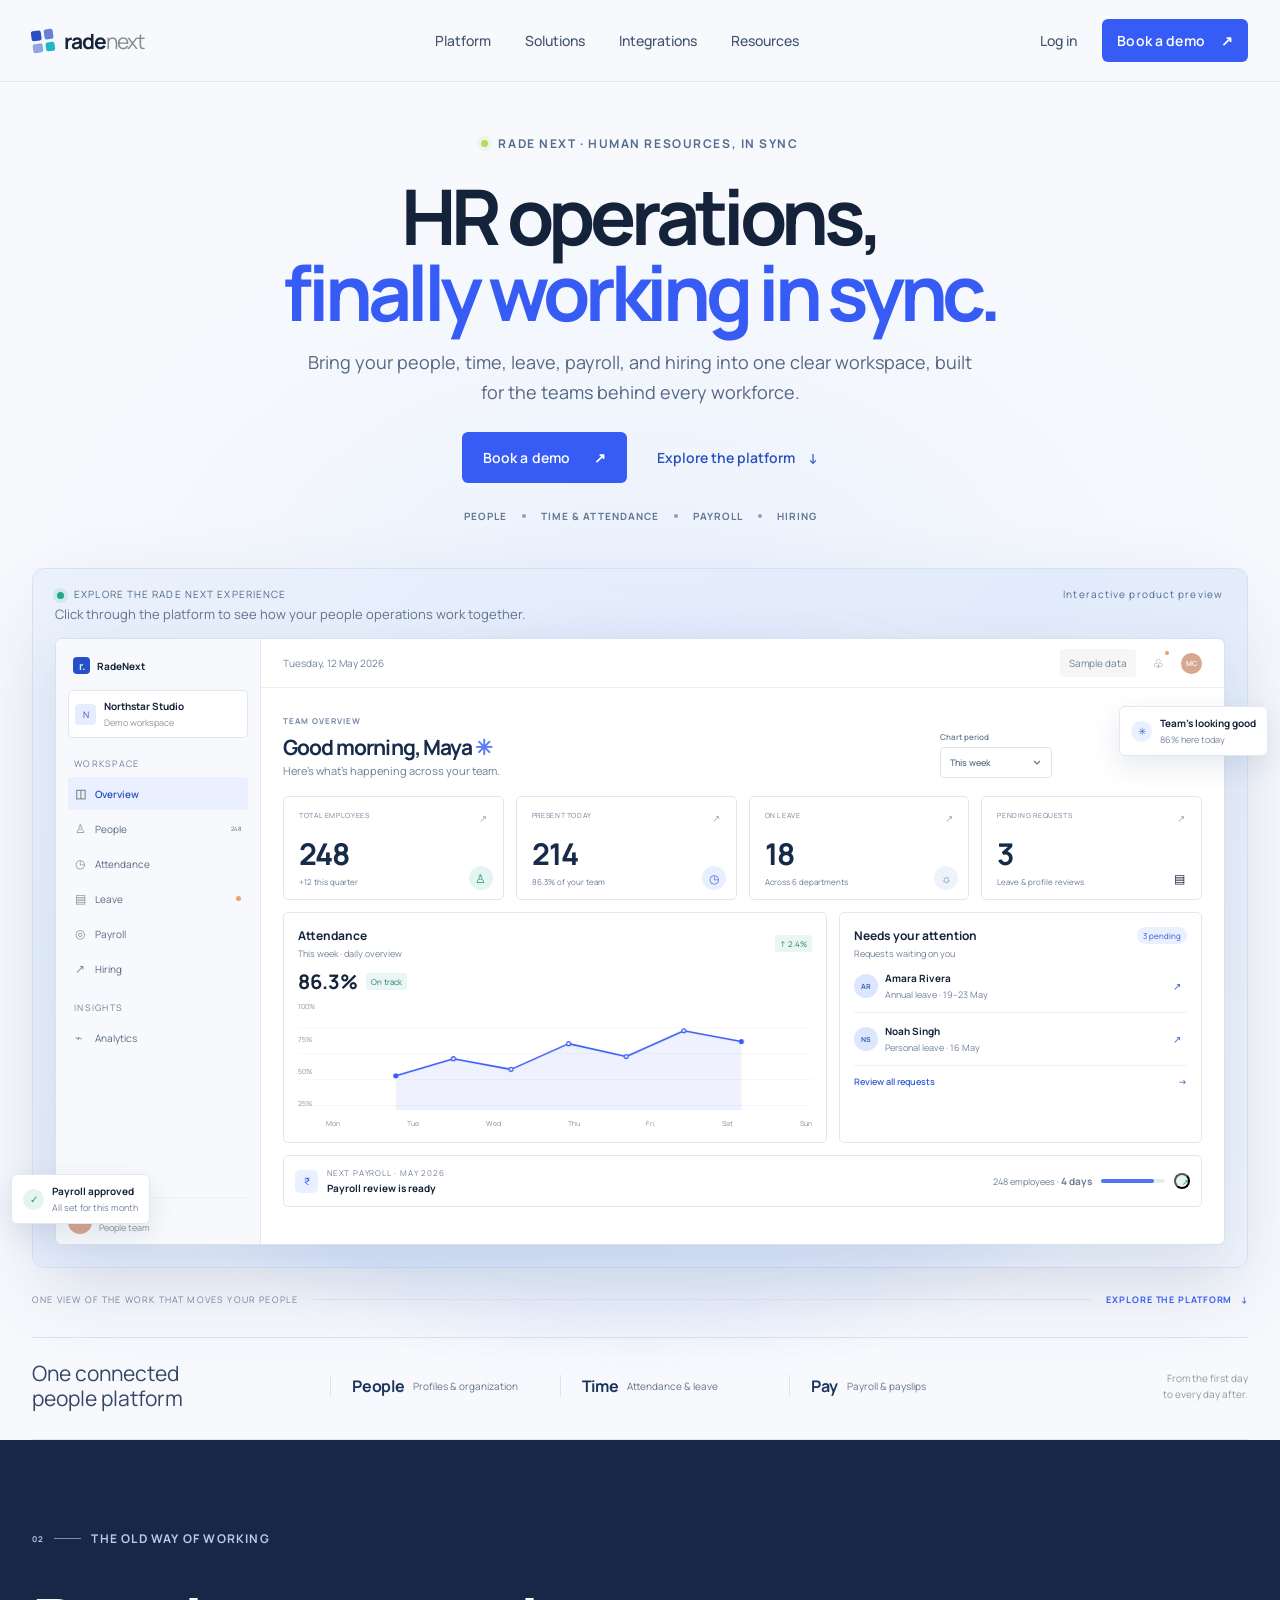
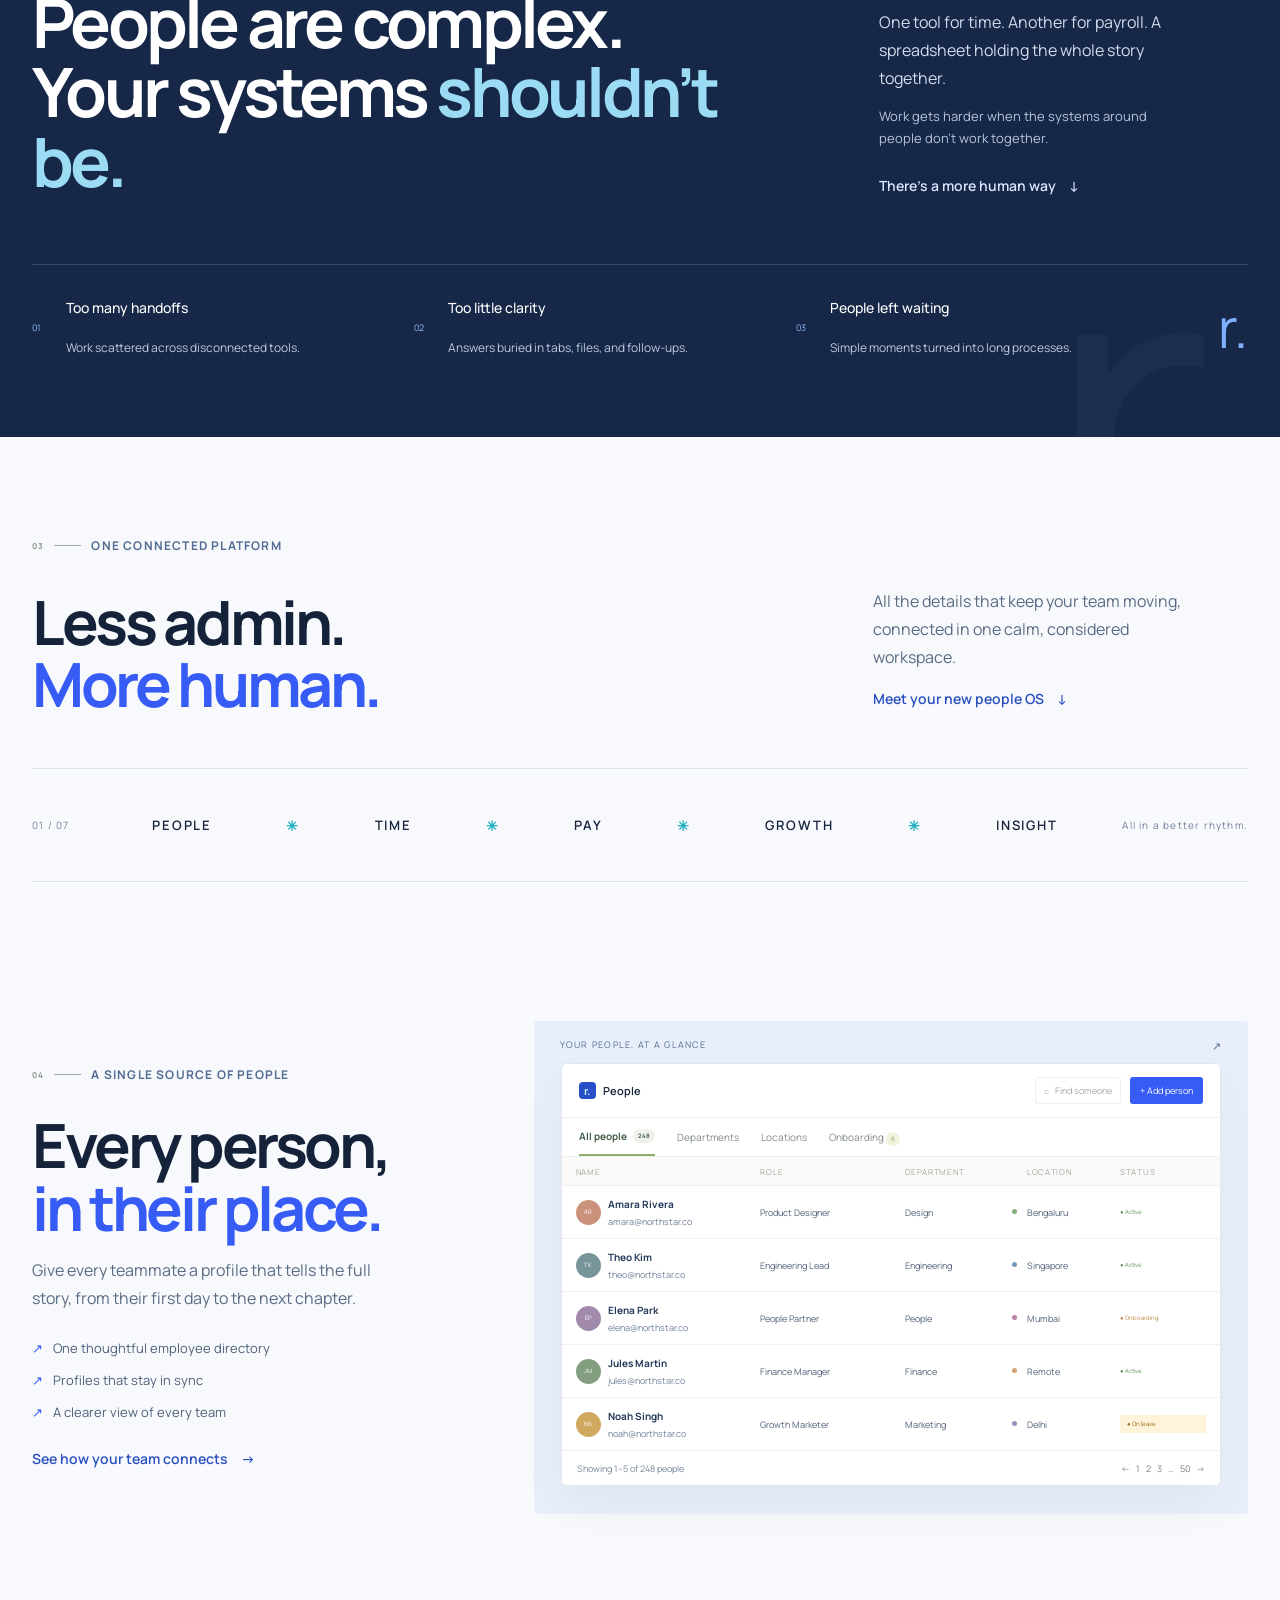
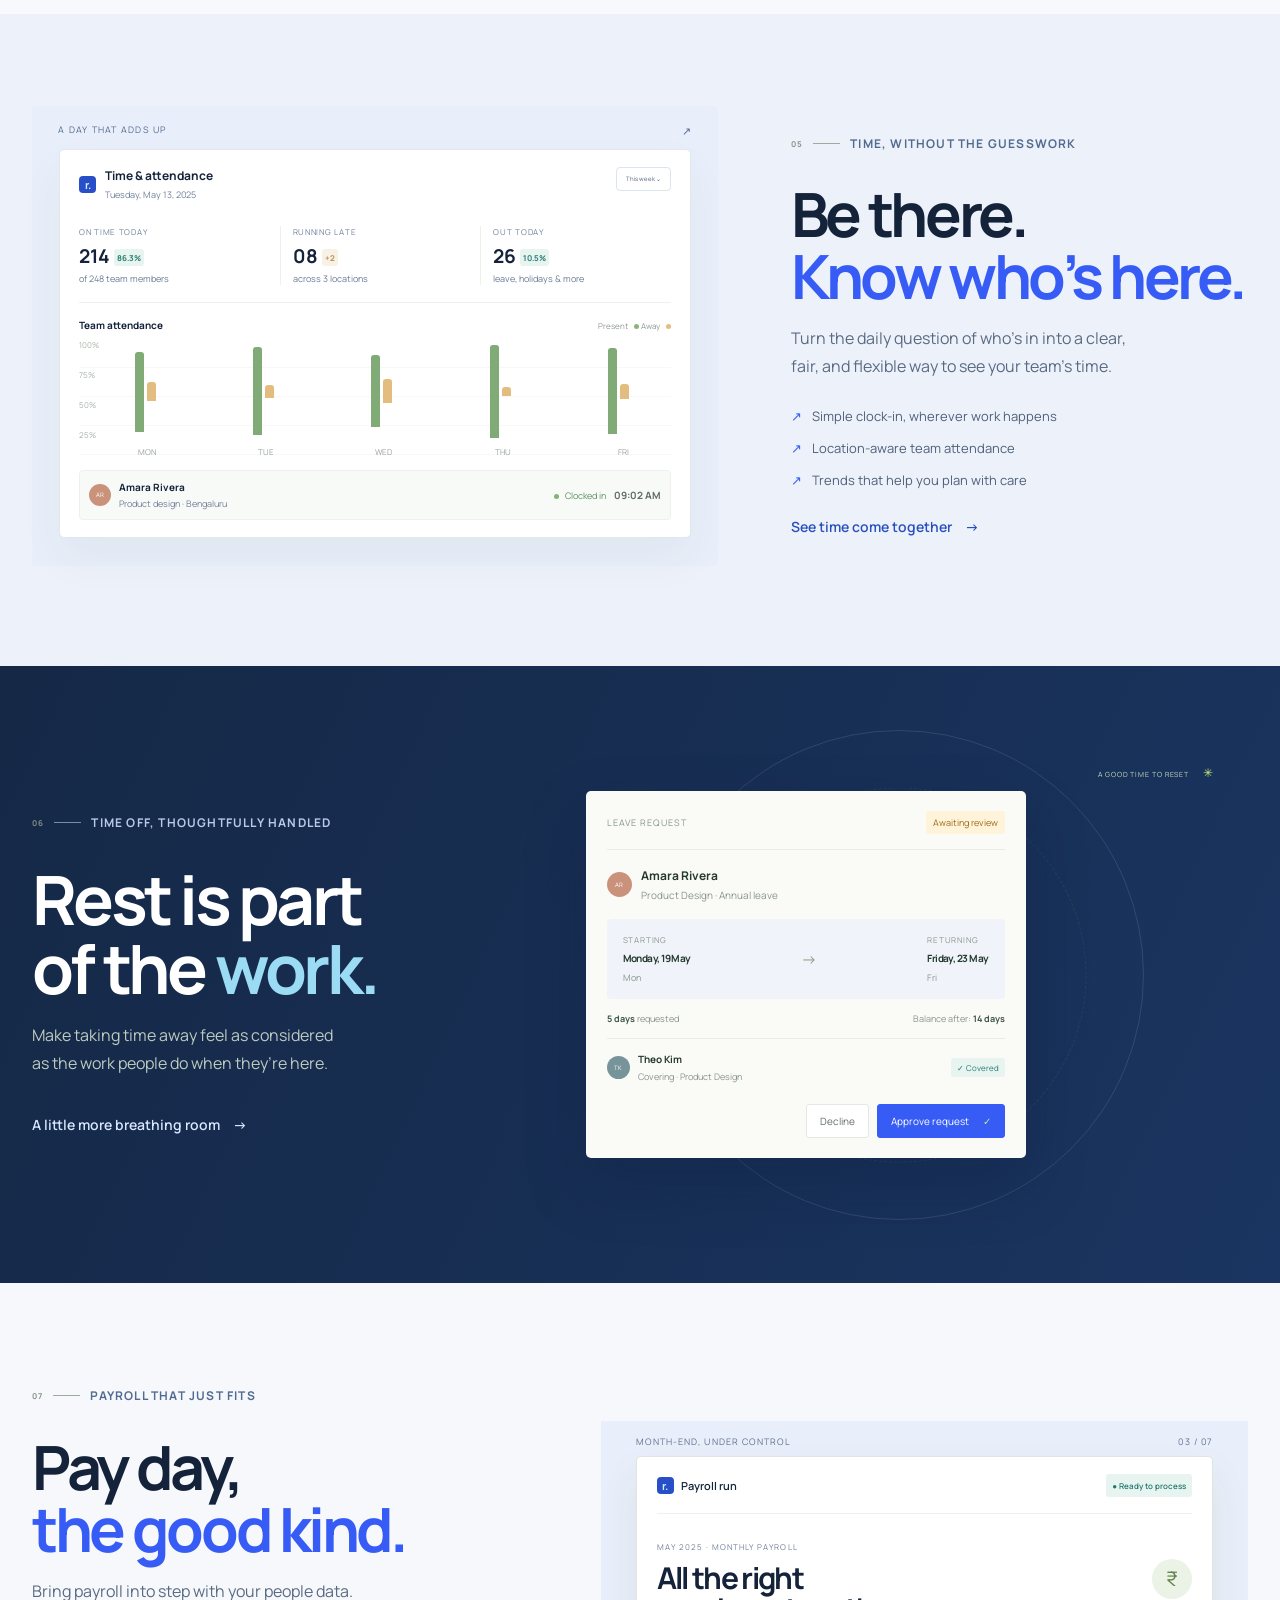
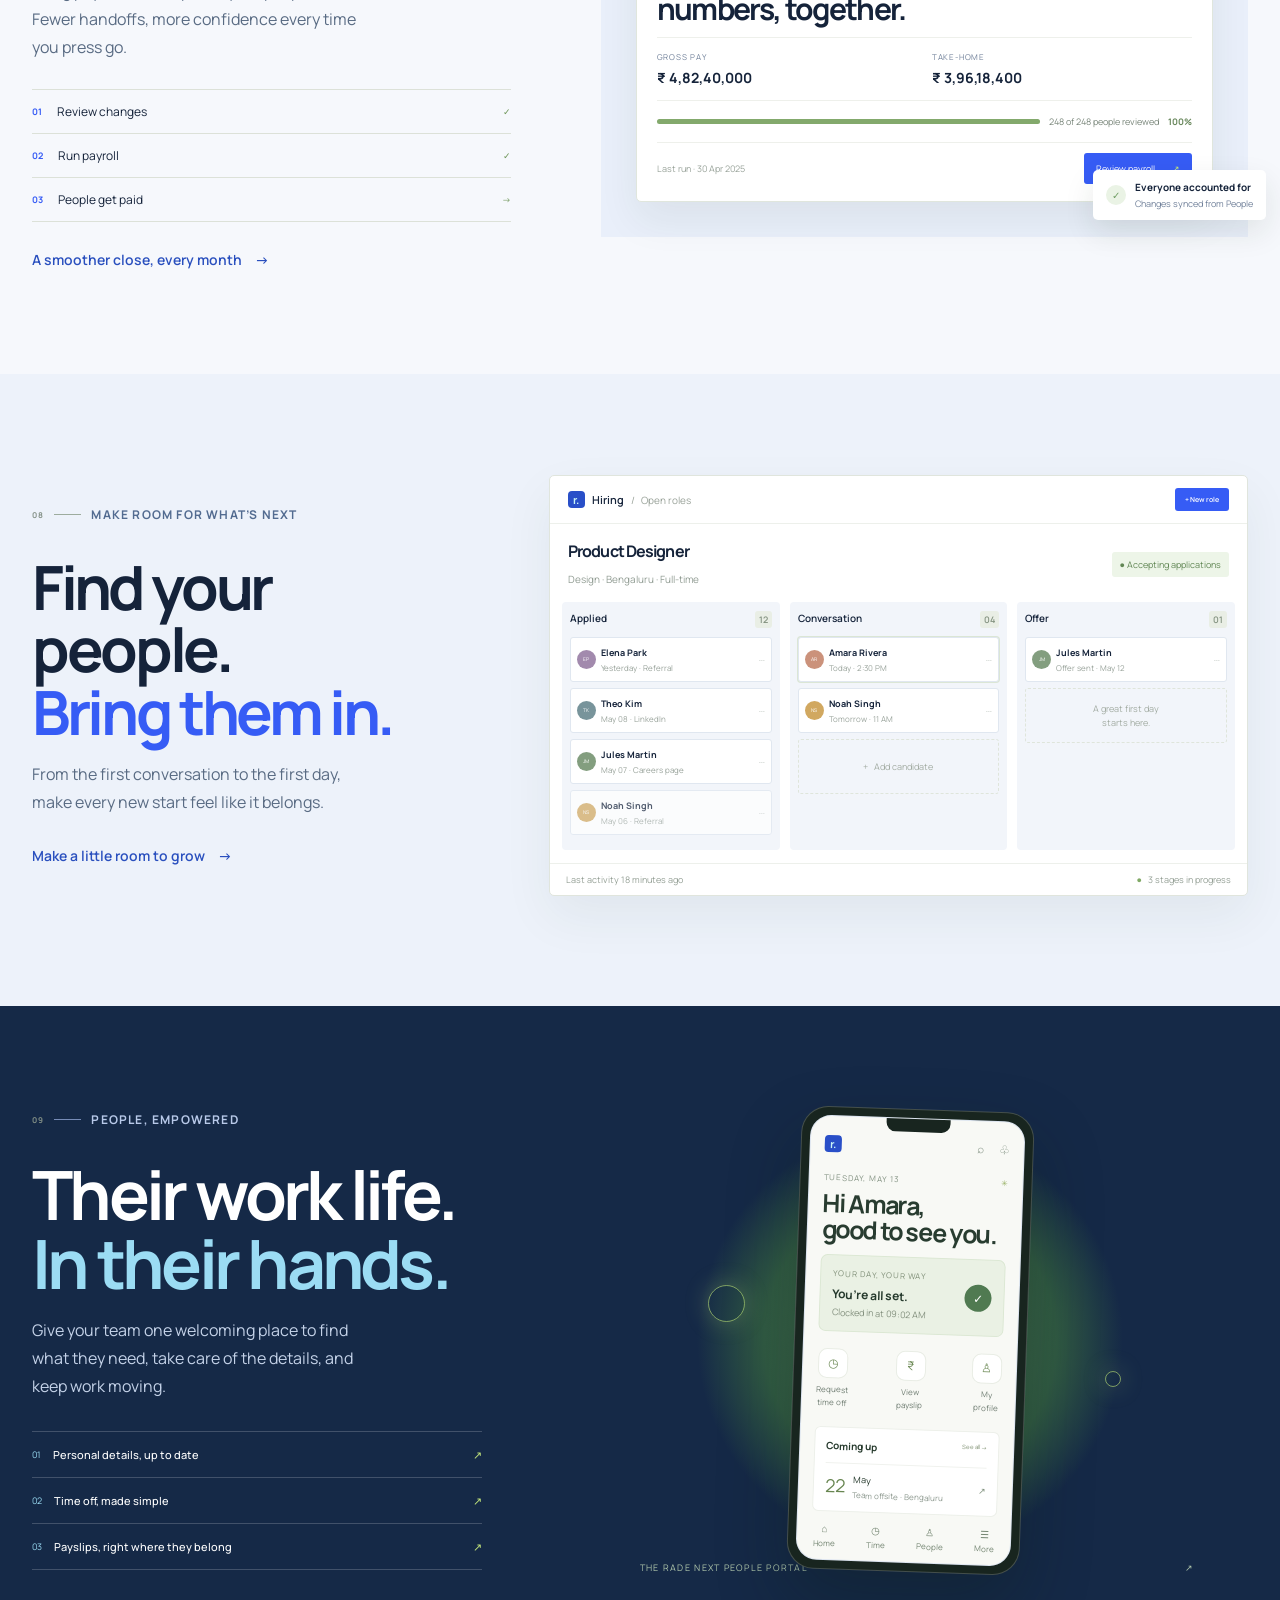
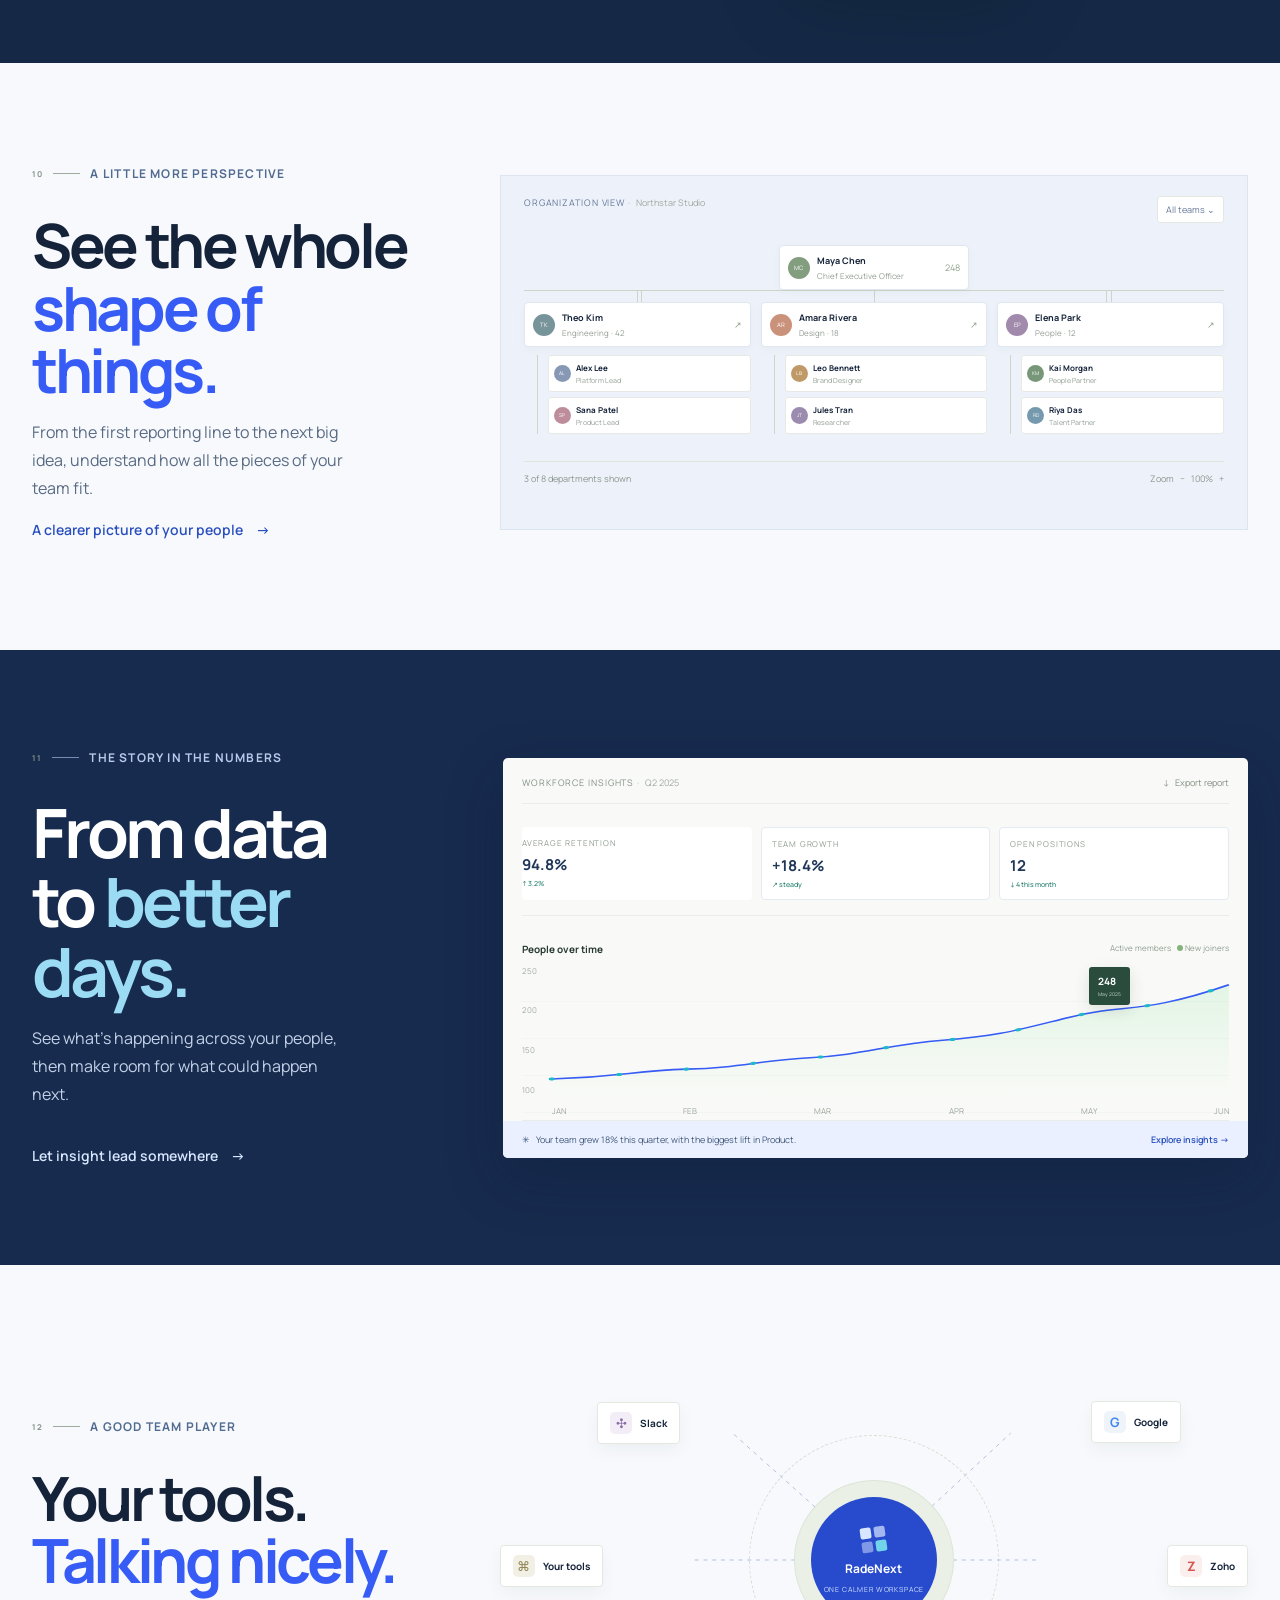
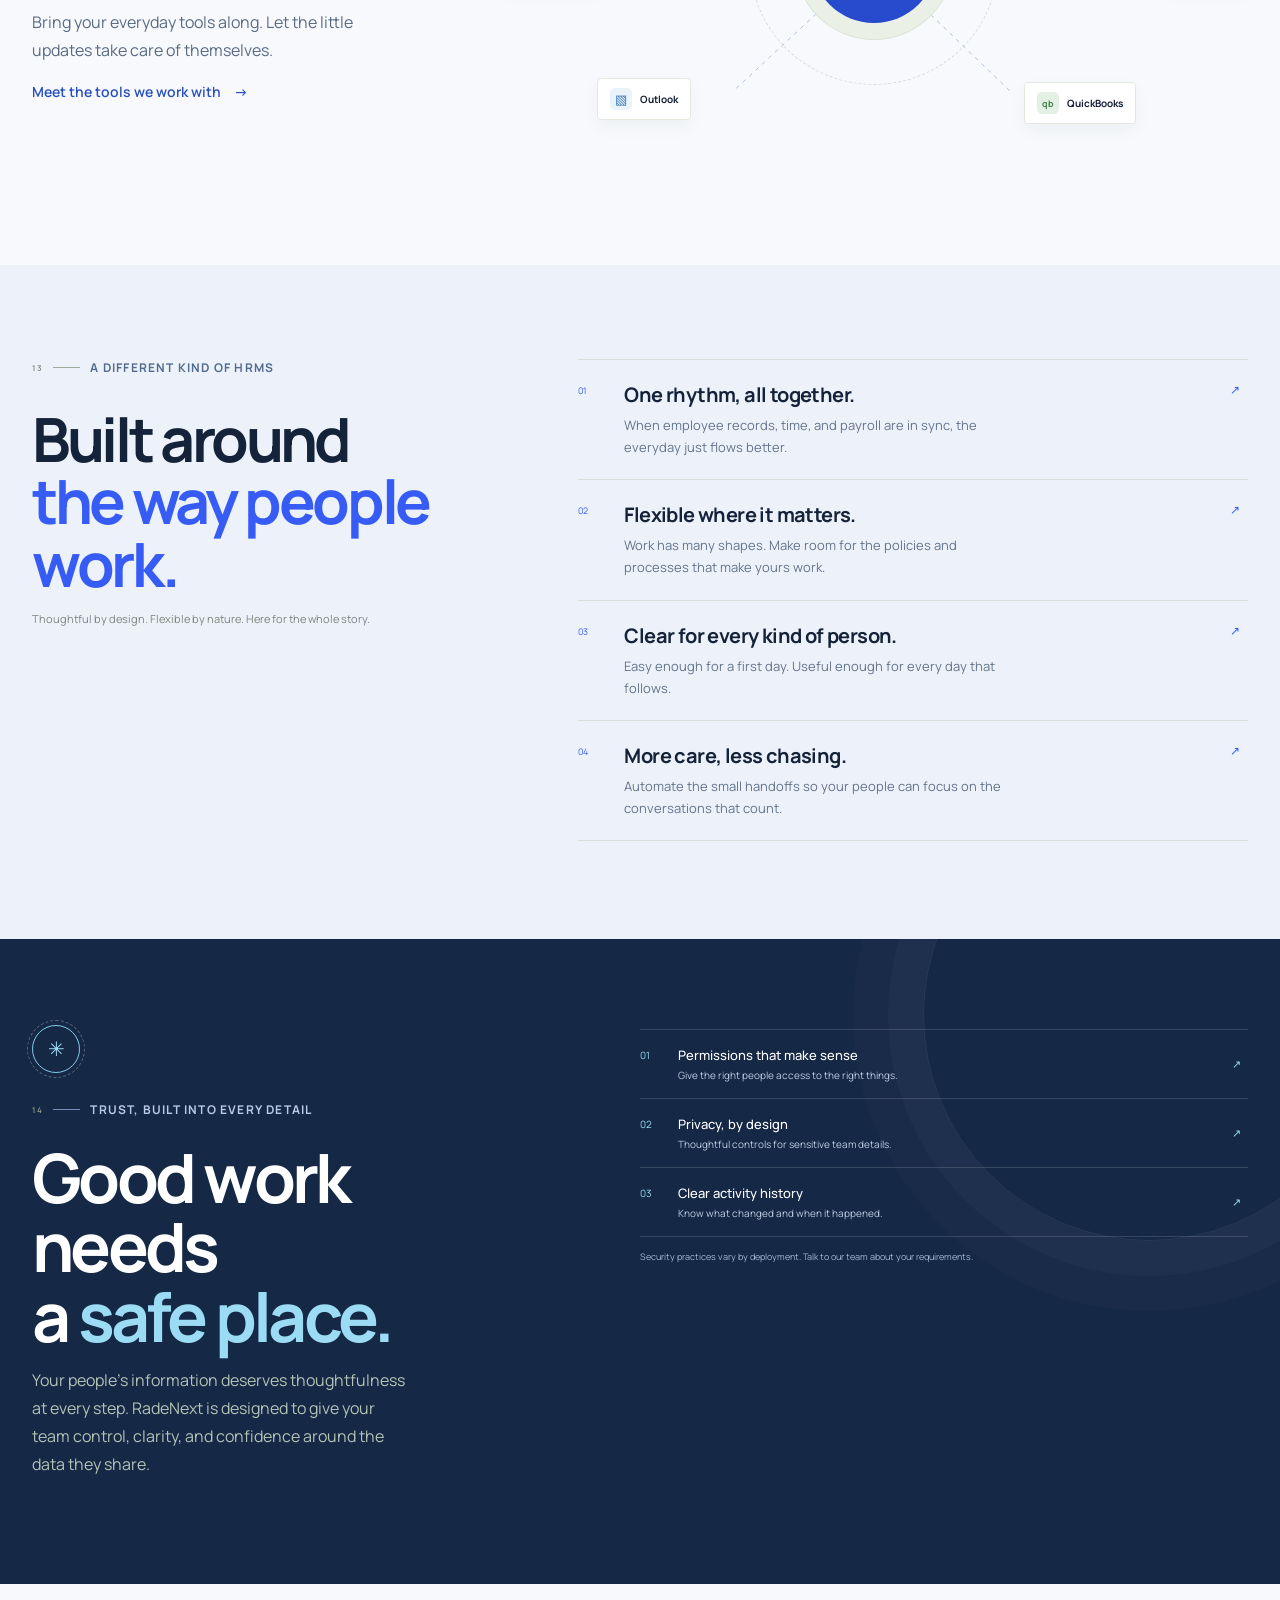
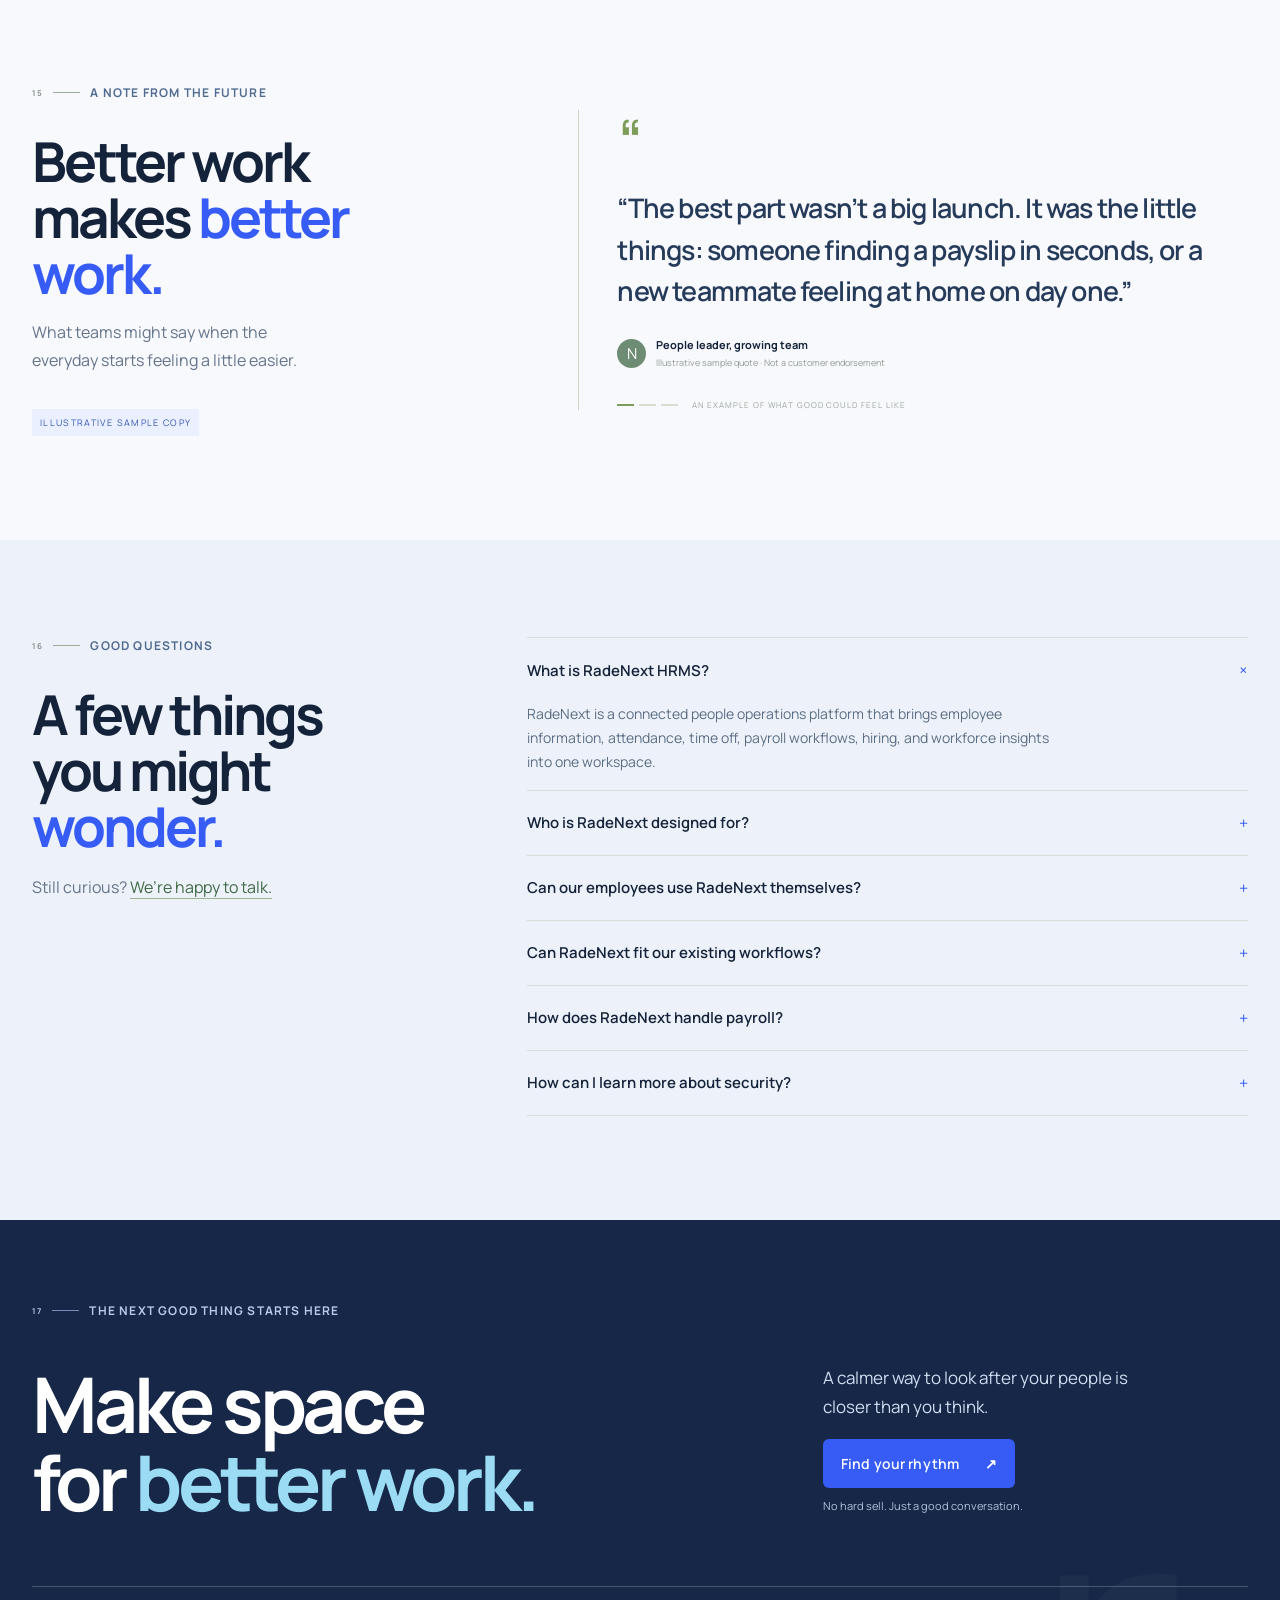
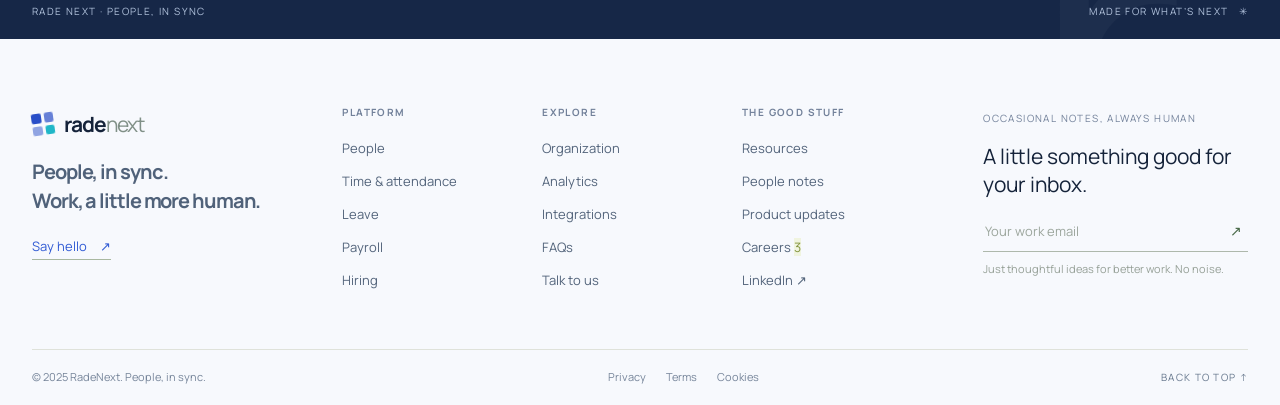
<file: index.html>
<!doctype html>
<html lang="en">
<head>
  <meta charset="utf-8">
  <meta name="viewport" content="width=device-width, initial-scale=1">
  <meta name="theme-color" content="#f7f9fd">
  <meta name="description" content="RadeNext HRMS brings your people, payroll, and everyday operations into one thoughtfully connected workspace.">
  <title>RadeNext HRMS — People, in sync.</title>
  <link rel="preconnect" href="https://fonts.googleapis.com">
  <link rel="preconnect" href="https://fonts.gstatic.com" crossorigin>
  <link href="https://fonts.googleapis.com/css2?family=Manrope:wght@400;500;600;700;800&display=swap" rel="stylesheet">
  <link rel="stylesheet" href="styles.css">
</head>
<body>
  <a class="skip-link" href="#main">Skip to content</a>
  <header class="site-header" id="top">
    <nav class="nav wrap" aria-label="Main navigation">
      <a class="brand" href="#top" aria-label="RadeNext home"><span class="brand-mark" aria-hidden="true"><i></i><i></i><i></i><i></i></span><span>rade<span class="brand-light">next</span></span></a>
      <button class="menu-toggle" aria-expanded="false" aria-controls="nav-links" aria-label="Open menu"><span></span><span></span></button>
      <div class="nav-links" id="nav-links">
        <a href="#platform">Platform</a><a href="#solutions">Solutions</a><a href="#integrations">Integrations</a><a href="#resources">Resources</a>
      </div>
      <div class="nav-actions"><a class="login" href="login.html">Log in</a><a class="button button-dark button-nav" href="mailto:hello@radenext.com?subject=Book%20a%20RadeNext%20demo">Book a demo <span aria-hidden="true">↗</span></a></div>
    </nav>
  </header>
  <main id="main">
    <section class="hero wrap hero-redesign" id="platform">
      <div class="hero-copy">
        <div class="eyebrow reveal"><span class="pulse"></span> RADE NEXT · HUMAN RESOURCES, IN SYNC</div>
        <h1 class="reveal delay-1">HR operations,<br><em>finally working in sync.</em></h1>
        <p class="hero-sub reveal delay-2">Bring your people, time, leave, payroll, and hiring into one clear workspace, built for the teams behind every workforce.</p>
        <div class="hero-actions reveal delay-3"><a class="button button-dark" href="mailto:hello@radenext.com?subject=Book%20a%20RadeNext%20demo">Book a demo <span aria-hidden="true">↗</span></a><a class="text-link" href="#solutions">Explore the platform <span aria-hidden="true">↓</span></a></div>
        <div class="hero-summary reveal delay-3"><span>PEOPLE</span><i></i><span>TIME & ATTENDANCE</span><i></i><span>PAYROLL</span><i></i><span>HIRING</span></div>
      </div>
      <div class="hero-art reveal delay-2" role="group" aria-label="RadeNext workforce dashboard preview">
        <div class="demo-intro"><div class="art-label"><span><i class="live-dot"></i> EXPLORE THE RADE NEXT EXPERIENCE</span><span>Interactive product preview</span></div><p>Click through the platform to see how your people operations work together.</p></div>
        <div class="dashboard-shell">
          <aside class="dash-sidebar"><div class="dash-brand"><span class="mini-mark">r.</span><span>RadeNext</span></div><div class="workspace-select"><span class="workspace-icon">N</span><span><b>Northstar Studio</b><small>Demo workspace</small></span></div><small class="side-label">WORKSPACE</small>
            <button class="side-item active" type="button" data-view="overview" aria-current="page"><span>◫</span> Overview</button><button class="side-item" type="button" data-view="people"><span>♙</span> People <small>248</small></button><button class="side-item" type="button" data-view="attendance"><span>◷</span> Attendance</button><button class="side-item" type="button" data-view="leave"><span>▤</span> Leave <i class="side-dot"></i></button><button class="side-item" type="button" data-view="payroll"><span>◎</span> Payroll</button><button class="side-item" type="button" data-view="hiring"><span>↗</span> Hiring</button>
            <small class="side-label side-label-lower">INSIGHTS</small><button class="side-item" type="button" data-view="analytics"><span>⌁</span> Analytics</button><div class="sidebar-bottom"><div class="user-avatar">MC</div><span><b>Maya Chen</b><small>People team</small></span></div>
          </aside>
          <div class="dash-main"><div class="dash-top"><span>Tuesday, 12 May 2026</span><span class="dash-top-right"><span class="search-mini">Sample data</span><button class="bell" type="button" aria-label="Open pending requests">♧<i></i></button><span class="user-avatar small" aria-hidden="true">MC</span></span></div><nav class="demo-mobile-nav" aria-label="Demo dashboard sections"><button type="button" data-view="overview" aria-current="page">Overview</button><button type="button" data-view="people">People</button><button type="button" data-view="attendance">Attendance</button><button type="button" data-view="leave">Leave</button><button type="button" data-view="payroll">Payroll</button><button type="button" data-view="hiring">Hiring</button><button type="button" data-view="analytics">Analytics</button></nav><div class="dash-content" id="demo-view" aria-live="polite" aria-busy="false"><div class="demo-loading">Opening the sample workspace…</div></div>
          </div></div><div class="float-note float-one"><span class="float-check">✓</span><span><b>Payroll approved</b><small>All set for this month</small></span></div><div class="float-note float-two"><span class="float-spark">✳</span><span><b>Team's looking good</b><small>86% here today</small></span></div>
      </div>
      <div class="hero-bottom"><span>ONE VIEW OF THE WORK THAT MOVES YOUR PEOPLE</span><span class="hero-bottom-line"></span><a href="#employees">EXPLORE THE PLATFORM &nbsp; ↓</a></div>
    </section>
    <section class="trusted wrap reveal" aria-label="RadeNext platform areas"><span class="trusted-label">One connected<br>people platform</span><div class="trusted-stat"><strong>People</strong><span>Profiles & organization</span></div><div class="trusted-stat"><strong>Time</strong><span>Attendance & leave</span></div><div class="trusted-stat"><strong>Pay</strong><span>Payroll & payslips</span></div><div class="trusted-note">From the first day<br>to every day after.</div></section>
    <section class="challenge section-dark" id="solutions"><div class="wrap challenge-inner"><div class="section-kicker light reveal"><span>02</span><i></i> THE OLD WAY OF WORKING</div><div class="challenge-grid"><h2 class="reveal">People are complex.<br>Your systems <em>shouldn’t be.</em></h2><div class="challenge-copy reveal"><p>One tool for time. Another for payroll. A spreadsheet holding the whole story together.</p><p>Work gets harder when the systems around people don't work together.</p><a class="light-link" href="#features">There’s a more human way <span>↓</span></a></div></div><div class="friction-line reveal"><div><span class="friction-number">01</span><b>Too many handoffs</b><small>Work scattered across disconnected tools.</small></div><div><span class="friction-number">02</span><b>Too little clarity</b><small>Answers buried in tabs, files, and follow-ups.</small></div><div><span class="friction-number">03</span><b>People left waiting</b><small>Simple moments turned into long processes.</small></div><span class="friction-mark" aria-hidden="true">r.</span></div></div></section>
    <section class="feature-intro wrap" id="features"><div class="section-kicker reveal"><span>03</span><i></i> ONE CONNECTED PLATFORM</div><div class="intro-layout"><h2 class="reveal">Less admin.<br><em>More human.</em></h2><div class="intro-copy reveal"><p>All the details that keep your team moving, connected in one calm, considered workspace.</p><a href="#employees" class="text-link">Meet your new people OS <span>↓</span></a></div></div><div class="feature-marquee reveal"><div class="marquee-index">01 / 07</div><div class="marquee-list"><span>PEOPLE</span><i>✳</i><span>TIME</span><i>✳</i><span>PAY</span><i>✳</i><span>GROWTH</span><i>✳</i><span>INSIGHT</span></div><div class="marquee-caption">All in a better rhythm.</div></div></section>
    <section class="product-section employee-section" id="employees"><div class="wrap product-grid"><div class="product-copy reveal"><div class="section-kicker"><span>04</span><i></i> A SINGLE SOURCE OF PEOPLE</div><h2>Every person,<br><em>in their place.</em></h2><p>Give every teammate a profile that tells the full story, from their first day to the next chapter.</p><ul class="benefit-list"><li><span>↗</span> One thoughtful employee directory</li><li><span>↗</span> Profiles that stay in sync</li><li><span>↗</span> A clearer view of every team</li></ul><a href="#organization" class="text-link">See how your team connects <span>→</span></a></div>
      <div class="preview-stage directory-stage reveal"><div class="stage-note">YOUR PEOPLE, AT A GLANCE <span>↗</span></div><div class="product-window directory-window"><div class="window-top"><span class="window-brand"><span class="mini-mark">r.</span> People</span><div class="window-tools"><span>⌕ &nbsp; Find someone</span><button>+ Add person</button></div></div><div class="window-subnav"><b>All people <i>248</i></b><span>Departments</span><span>Locations</span><span>Onboarding <i class="tiny-badge">6</i></span></div><div class="table-head"><span>NAME</span><span>ROLE</span><span>DEPARTMENT</span><span>LOCATION</span><span>STATUS</span></div><div class="employee-row"><div class="employee-name"><span class="portrait pr1">AR</span><span><b>Amara Rivera</b><small>amara@northstar.co</small></span></div><span>Product Designer</span><span>Design <i class="dept-dot d1"></i></span><span>Bengaluru</span><span class="status active-status">● Active</span></div><div class="employee-row"><div class="employee-name"><span class="portrait pr2">TK</span><span><b>Theo Kim</b><small>theo@northstar.co</small></span></div><span>Engineering Lead</span><span>Engineering <i class="dept-dot d2"></i></span><span>Singapore</span><span class="status active-status">● Active</span></div><div class="employee-row"><div class="employee-name"><span class="portrait pr3">EP</span><span><b>Elena Park</b><small>elena@northstar.co</small></span></div><span>People Partner</span><span>People <i class="dept-dot d3"></i></span><span>Mumbai</span><span class="status onboarding-status">● Onboarding</span></div><div class="employee-row"><div class="employee-name"><span class="portrait pr4">JM</span><span><b>Jules Martin</b><small>jules@northstar.co</small></span></div><span>Finance Manager</span><span>Finance <i class="dept-dot d4"></i></span><span>Remote</span><span class="status active-status">● Active</span></div><div class="employee-row"><div class="employee-name"><span class="portrait pr5">NS</span><span><b>Noah Singh</b><small>noah@northstar.co</small></span></div><span>Growth Marketer</span><span>Marketing <i class="dept-dot d5"></i></span><span>Delhi</span><span class="status leave-status">● On leave</span></div><div class="window-footer">Showing 1–5 of 248 people <span>← &nbsp; 1 &nbsp; 2 &nbsp; 3 &nbsp; … &nbsp; 50 &nbsp; →</span></div></div></div></div></section>
    <section class="product-section attendance-section" id="attendance"><div class="wrap product-grid reverse-grid"><div class="preview-stage attendance-stage reveal"><div class="stage-note">A DAY THAT ADDS UP <span>↗</span></div><div class="product-window time-window"><div class="time-head"><div><span class="mini-mark">r.</span><b>Time & attendance</b><small>Tuesday, May 13, 2025</small></div><button class="period">This week ⌄</button></div><div class="time-stats"><div><small>ON TIME TODAY</small><b>214 <i>86.3%</i></b><span>of 248 team members</span></div><div><small>RUNNING LATE</small><b>08 <i class="late">+2</i></b><span>across 3 locations</span></div><div><small>OUT TODAY</small><b>26 <i>10.5%</i></b><span>leave, holidays & more</span></div></div><div class="time-chart"><div class="time-chart-title"><b>Team attendance</b><span>Present &nbsp; <i class="legend-dot"></i> Away &nbsp; <i class="legend-dot away"></i></span></div><div class="bar-chart"><span class="bar-y">100%</span><span class="bar-y">75%</span><span class="bar-y">50%</span><span class="bar-y">25%</span><div class="bar-group"><i style="--h:76%"></i><i class="away-bar" style="--h:18%"></i><small>MON</small></div><div class="bar-group"><i style="--h:84%"></i><i class="away-bar" style="--h:12%"></i><small>TUE</small></div><div class="bar-group"><i style="--h:69%"></i><i class="away-bar" style="--h:23%"></i><small>WED</small></div><div class="bar-group"><i style="--h:89%"></i><i class="away-bar" style="--h:9%"></i><small>THU</small></div><div class="bar-group"><i style="--h:82%"></i><i class="away-bar" style="--h:14%"></i><small>FRI</small></div></div></div><div class="clock-strip"><span class="clock-avatar">AR</span><span><b>Amara Rivera</b><small>Product design · Bengaluru</small></span><span class="clocked-in"><i></i> Clocked in</span><b class="clock-time">09:02 AM</b></div></div></div><div class="product-copy reveal"><div class="section-kicker"><span>05</span><i></i> TIME, WITHOUT THE GUESSWORK</div><h2>Be there.<br><em>Know who’s here.</em></h2><p>Turn the daily question of who’s in into a clear, fair, and flexible way to see your team’s time.</p><ul class="benefit-list"><li><span>↗</span> Simple clock-in, wherever work happens</li><li><span>↗</span> Location-aware team attendance</li><li><span>↗</span> Trends that help you plan with care</li></ul><a href="#analytics" class="text-link">See time come together <span>→</span></a></div></div></section>
    <section class="leave-section" id="leave"><div class="wrap leave-layout"><div class="leave-copy reveal"><div class="section-kicker light"><span>06</span><i></i> TIME OFF, THOUGHTFULLY HANDLED</div><h2>Rest is part<br>of the <em>work.</em></h2><p>Make taking time away feel as considered as the work people do when they’re here.</p><a class="light-link" href="#faq">A little more breathing room <span>→</span></a></div><div class="leave-preview reveal"><div class="leave-note">A GOOD TIME TO RESET <span>✳</span></div><div class="leave-card"><div class="leave-card-top"><span>LEAVE REQUEST</span><span class="leave-status">Awaiting review</span></div><div class="leave-person"><span class="portrait pr1">AR</span><span><b>Amara Rivera</b><small>Product Design · Annual leave</small></span></div><div class="leave-dates"><div><small>STARTING</small><b>Monday, 19 May</b><span>Mon</span></div><i>→</i><div><small>RETURNING</small><b>Friday, 23 May</b><span>Fri</span></div></div><div class="leave-days"><span><b>5 days</b> requested</span><span>Balance after: <b>14 days</b></span></div><div class="leave-cover"><span class="cover-avatar">TK</span><span><b>Theo Kim</b><small>Covering · Product Design</small></span><span class="cover-ok">✓ Covered</span></div><div class="leave-actions"><button>Decline</button><button>Approve request <span>✓</span></button></div></div><span class="leave-orbit orbit-a"></span><span class="leave-orbit orbit-b"></span></div></div></section>
    <section class="payroll-section" id="payroll"><div class="wrap payroll-layout"><div class="payroll-copy reveal"><div class="section-kicker"><span>07</span><i></i> PAYROLL THAT JUST FITS</div><h2>Pay day,<br><em>the good kind.</em></h2><p>Bring payroll into step with your people data. Fewer handoffs, more confidence every time you press go.</p><div class="payroll-steps"><div><b>01</b><span>Review changes</span><i>✓</i></div><div><b>02</b><span>Run payroll</span><i>✓</i></div><div><b>03</b><span>People get paid</span><i>→</i></div></div><a class="text-link" href="mailto:hello@radenext.com?subject=RadeNext%20Payroll">A smoother close, every month <span>→</span></a></div><div class="payroll-preview reveal"><div class="payroll-meta"><span>MONTH-END, UNDER CONTROL</span><span>03 / 07</span></div><div class="pay-window"><div class="pay-top"><span><span class="mini-mark">r.</span> Payroll run</span><span class="pay-draft">● Ready to process</span></div><div class="pay-title"><div><small>MAY 2025 · MONTHLY PAYROLL</small><h3>All the right<br>numbers, together.</h3></div><span class="pay-icon">₹</span></div><div class="pay-summary"><div><small>GROSS PAY</small><b>₹ 4,82,40,000</b></div><div><small>TAKE-HOME</small><b>₹ 3,96,18,400</b></div></div><div class="pay-progress"><span><i></i></span><small>248 of 248 people reviewed</small><b>100%</b></div><div class="pay-actions"><span>Last run · 30 Apr 2025</span><button>Review payroll <span>↗</span></button></div></div><div class="pay-floating"><span>✓</span><span><b>Everyone accounted for</b><small>Changes synced from People</small></span></div></div></div></section>
    <section class="recruit-section" id="recruitment"><div class="wrap recruit-layout"><div class="recruit-copy reveal"><div class="section-kicker"><span>08</span><i></i> MAKE ROOM FOR WHAT’S NEXT</div><h2>Find your people.<br><em>Bring them in.</em></h2><p>From the first conversation to the first day, make every new start feel like it belongs.</p><a class="text-link" href="mailto:hello@radenext.com?subject=RadeNext%20Recruitment">Make a little room to grow <span>→</span></a></div><div class="pipeline-preview reveal"><div class="pipeline-top"><span><span class="mini-mark">r.</span> Hiring <small> / &nbsp; Open roles</small></span><button>+ New role</button></div><div class="pipeline-title"><div><h3>Product Designer</h3><small>Design · Bengaluru · Full-time</small></div><span class="open-pill">● Accepting applications</span></div><div class="pipeline-stages"><div class="stage-column"><div class="stage-head">Applied <i>12</i></div><div class="candidate"><span class="portrait pr3">EP</span><span><b>Elena Park</b><small>Yesterday · Referral</small></span><span>···</span></div><div class="candidate"><span class="portrait pr2">TK</span><span><b>Theo Kim</b><small>May 08 · LinkedIn</small></span><span>···</span></div><div class="candidate"><span class="portrait pr4">JM</span><span><b>Jules Martin</b><small>May 07 · Careers page</small></span><span>···</span></div><div class="candidate muted-candidate"><span class="portrait pr5">NS</span><span><b>Noah Singh</b><small>May 06 · Referral</small></span><span>···</span></div></div><div class="stage-column"><div class="stage-head">Conversation <i>04</i></div><div class="candidate highlighted"><span class="portrait pr1">AR</span><span><b>Amara Rivera</b><small>Today · 2:30 PM</small></span><span>···</span></div><div class="candidate"><span class="portrait pr5">NS</span><span><b>Noah Singh</b><small>Tomorrow · 11 AM</small></span><span>···</span></div><div class="stage-empty">+ &nbsp; Add candidate</div></div><div class="stage-column stage-final"><div class="stage-head">Offer <i>01</i></div><div class="candidate"><span class="portrait pr4">JM</span><span><b>Jules Martin</b><small>Offer sent · May 12</small></span><span>···</span></div><div class="stage-empty">A great first day<br>starts here.</div></div></div><div class="pipeline-foot"><span>Last activity 18 minutes ago</span><span><b>●</b> 3 stages in progress</span></div></div></div></section>
    <section class="ess-section" id="ess"><div class="wrap ess-layout"><div class="ess-copy reveal"><div class="section-kicker light"><span>09</span><i></i> PEOPLE, EMPOWERED</div><h2>Their work life.<br><em>In their hands.</em></h2><p>Give your team one welcoming place to find what they need, take care of the details, and keep work moving.</p><div class="ess-links"><div><span>01</span><b>Personal details, up to date</b><i>↗</i></div><div><span>02</span><b>Time off, made simple</b><i>↗</i></div><div><span>03</span><b>Payslips, right where they belong</b><i>↗</i></div></div></div><div class="portal-preview reveal"><div class="portal-backdrop"><span class="portal-orb"></span><span class="portal-orb two"></span></div><div class="mobile-device"><div class="phone-notch"></div><div class="phone-app"><div class="phone-top"><span class="mini-mark">r.</span><span>⌕ &nbsp; <i>♧</i></span></div><div class="phone-greeting">TUESDAY, MAY 13 <span>✳</span><h3>Hi Amara,<br>good to see you.</h3></div><div class="checkin-card"><div><span>YOUR DAY, YOUR WAY</span><b>You’re all set.</b><small>Clocked in at 09:02 AM</small></div><button aria-label="Clocked in">✓</button></div><div class="phone-shortcuts"><span><i>◷</i>Request<br>time off</span><span><i>₹</i>View<br>payslip</span><span><i>♙</i>My<br>profile</span></div><div class="phone-upcoming"><div><b>Coming up</b><span>See all →</span></div><div class="upcoming-event"><b>22</b><span>May<small>Team offsite · Bengaluru</small></span><i>↗</i></div></div><div class="phone-nav"><span>⌂<small>Home</small></span><span>◷<small>Time</small></span><span>♙<small>People</small></span><span>☰<small>More</small></span></div></div></div><div class="portal-caption">THE RADE NEXT PEOPLE PORTAL <span>↗</span></div></div></div></section>
    <section class="org-section" id="organization"><div class="wrap org-layout"><div class="org-copy reveal"><div class="section-kicker"><span>10</span><i></i> A LITTLE MORE PERSPECTIVE</div><h2>See the whole<br><em>shape of things.</em></h2><p>From the first reporting line to the next big idea, understand how all the pieces of your team fit.</p><a class="text-link" href="#analytics">A clearer picture of your people <span>→</span></a></div><div class="org-preview reveal"><div class="org-head"><span>ORGANIZATION VIEW <small>· &nbsp; Northstar Studio</small></span><span>All teams ⌄</span></div><div class="org-tree"><div class="org-node ceo-node"><span class="portrait pr4">MC</span><span><b>Maya Chen</b><small>Chief Executive Officer</small></span><i>248</i></div><div class="org-branch"><div class="org-connector"></div><div class="org-columns"><div class="org-branch-col"><div class="org-node"><span class="portrait pr2">TK</span><span><b>Theo Kim</b><small>Engineering · 42</small></span><i>↗</i></div><div class="org-subnodes"><div><span class="tiny-avatar">AL</span><span><b>Alex Lee</b><small>Platform Lead</small></span></div><div><span class="tiny-avatar pink">SP</span><span><b>Sana Patel</b><small>Product Lead</small></span></div></div></div><div class="org-branch-col"><div class="org-node"><span class="portrait pr1">AR</span><span><b>Amara Rivera</b><small>Design · 18</small></span><i>↗</i></div><div class="org-subnodes"><div><span class="tiny-avatar gold">LB</span><span><b>Leo Bennett</b><small>Brand Designer</small></span></div><div><span class="tiny-avatar lilac">JT</span><span><b>Jules Tran</b><small>Researcher</small></span></div></div></div><div class="org-branch-col"><div class="org-node"><span class="portrait pr3">EP</span><span><b>Elena Park</b><small>People · 12</small></span><i>↗</i></div><div class="org-subnodes"><div><span class="tiny-avatar green">KM</span><span><b>Kai Morgan</b><small>People Partner</small></span></div><div><span class="tiny-avatar blue">RD</span><span><b>Riya Das</b><small>Talent Partner</small></span></div></div></div></div></div></div><div class="org-foot"><span>3 of 8 departments shown</span><span>Zoom &nbsp; − &nbsp; 100% &nbsp; +</span></div></div></div></section>
    <section class="analytics-section" id="analytics"><div class="wrap analytics-layout"><div class="analytics-copy reveal"><div class="section-kicker light"><span>11</span><i></i> THE STORY IN THE NUMBERS</div><h2>From data<br>to <em>better days.</em></h2><p>See what’s happening across your people, then make room for what could happen next.</p><a class="light-link" href="mailto:hello@radenext.com?subject=RadeNext%20Analytics">Let insight lead somewhere <span>→</span></a></div><div class="analytics-board reveal"><div class="analytics-header"><span>WORKFORCE INSIGHTS <small>· &nbsp; Q2 2025</small></span><span>↓ &nbsp; Export report</span></div><div class="analytics-summary"><div><small>AVERAGE RETENTION</small><b>94.8% <i>↑ 3.2%</i></b></div><div><small>TEAM GROWTH</small><b>+18.4% <i>↗ steady</i></b></div><div><small>OPEN POSITIONS</small><b>12 <i>↓ 4 this month</i></b></div></div><div class="analytics-chart-block"><div class="analytics-chart-head"><b>People over time</b><span>Active members &nbsp; <i></i> New joiners</span></div><div class="analytics-graph"><div class="graph-labels"><span>250</span><span>200</span><span>150</span><span>100</span></div><svg viewBox="0 0 550 175" preserveAspectRatio="none" aria-label="Workforce growth chart"><defs><linearGradient id="graphFill" x1="0" x2="0" y1="0" y2="1"><stop offset="0" stop-color="#9ce4ad" stop-opacity=".24"/><stop offset="1" stop-color="#9ce4ad" stop-opacity="0"/></linearGradient></defs><path class="graph-area" d="M0 150 C60 147 65 139 110 137 S166 126 210 122 S272 105 318 99 S375 87 420 69 S480 65 550 26 V175 H0Z"/><path class="graph-line" d="M0 150 C60 147 65 139 110 137 S166 126 210 122 S272 105 318 99 S375 87 420 69 S480 65 550 26"/><path class="graph-dots" d="M0 150 C60 147 65 139 110 137 S166 126 210 122 S272 105 318 99 S375 87 420 69 S480 65 550 26"/></svg><div class="graph-months"><span>JAN</span><span>FEB</span><span>MAR</span><span>APR</span><span>MAY</span><span>JUN</span></div><div class="graph-tooltip"><b>248</b><small>May 2025</small></div></div></div><div class="insight-footer"><span>✳ &nbsp; Your team grew 18% this quarter, with the biggest lift in Product.</span><a href="#integrations">Explore insights →</a></div></div></div></section>
    <section class="integration-section" id="integrations"><div class="wrap integration-layout"><div class="integration-copy reveal"><div class="section-kicker"><span>12</span><i></i> A GOOD TEAM PLAYER</div><h2>Your tools.<br><em>Talking nicely.</em></h2><p>Bring your everyday tools along. Let the little updates take care of themselves.</p><a class="text-link" href="mailto:hello@radenext.com?subject=RadeNext%20Integrations">Meet the tools we work with <span>→</span></a></div><div class="integration-visual reveal"><div class="integration-center"><span class="brand-mark"><i></i><i></i><i></i><i></i></span><b>RadeNext</b><small>ONE CALMER WORKSPACE</small></div><div class="integration-node node-slack"><span class="integration-symbol slack">✣</span><b>Slack</b></div><div class="integration-node node-google"><span class="integration-symbol google">G</span><b>Google</b></div><div class="integration-node node-zoho"><span class="integration-symbol zoho">Z</span><b>Zoho</b></div><div class="integration-node node-quickbooks"><span class="integration-symbol qb">qb</span><b>QuickBooks</b></div><div class="integration-node node-outlook"><span class="integration-symbol outlook">▧</span><b>Outlook</b></div><div class="integration-node node-api"><span class="integration-symbol api">⌘</span><b>Your tools</b></div><svg class="integration-lines" viewBox="0 0 500 400" aria-hidden="true"><path d="M250 200 L105 70 M250 200 L390 70 M250 200 L420 200 M250 200 L390 335 M250 200 L105 335 M250 200 L65 200"/></svg><span class="integration-orbit"></span></div></div></section>
    <section class="why-section"><div class="wrap why-layout"><div class="why-heading reveal"><div class="section-kicker"><span>13</span><i></i> A DIFFERENT KIND OF HRMS</div><h2>Built around<br><em>the way people work.</em></h2><p>Thoughtful by design. Flexible by nature. Here for the whole story.</p></div><div class="why-points"><article class="why-point reveal"><span>01</span><div><h3>One rhythm, all together.</h3><p>When employee records, time, and payroll are in sync, the everyday just flows better.</p></div><i>↗</i></article><article class="why-point reveal"><span>02</span><div><h3>Flexible where it matters.</h3><p>Work has many shapes. Make room for the policies and processes that make yours work.</p></div><i>↗</i></article><article class="why-point reveal"><span>03</span><div><h3>Clear for every kind of person.</h3><p>Easy enough for a first day. Useful enough for every day that follows.</p></div><i>↗</i></article><article class="why-point reveal"><span>04</span><div><h3>More care, less chasing.</h3><p>Automate the small handoffs so your people can focus on the conversations that count.</p></div><i>↗</i></article></div></div></section>
    <section class="security-section"><div class="wrap security-layout"><div class="security-lockup reveal"><div class="security-seal"><span>✳</span><i></i></div><div class="section-kicker light"><span>14</span><i></i> TRUST, BUILT INTO EVERY DETAIL</div><h2>Good work needs<br>a <em>safe place.</em></h2><p>Your people's information deserves thoughtfulness at every step. RadeNext is designed to give your team control, clarity, and confidence around the data they share.</p></div><div class="security-list reveal"><div><span>01</span><b>Permissions that make sense</b><small>Give the right people access to the right things.</small><i>↗</i></div><div><span>02</span><b>Privacy, by design</b><small>Thoughtful controls for sensitive team details.</small><i>↗</i></div><div><span>03</span><b>Clear activity history</b><small>Know what changed and when it happened.</small><i>↗</i></div><div class="security-footnote">Security practices vary by deployment. Talk to our team about your requirements.</div></div></div></section>
    <section class="testimonial-section"><div class="wrap testimonial-layout"><div class="testimonial-side reveal"><div class="section-kicker"><span>15</span><i></i> A NOTE FROM THE FUTURE</div><h2>Better work<br>makes <em>better work.</em></h2><p>What teams might say when the everyday starts feeling a little easier.</p><span class="sample-label">ILLUSTRATIVE SAMPLE COPY</span></div><blockquote class="quote-block reveal"><span class="quote-mark">“</span><p>“The best part wasn’t a big launch. It was the little things: someone finding a payslip in seconds, or a new teammate feeling at home on day one.”</p><div class="quote-person"><span class="quote-avatar">N</span><span><b>People leader, growing team</b><small>Illustrative sample quote · Not a customer endorsement</small></span></div><div class="quote-progress"><i></i><i></i><i></i><span>AN EXAMPLE OF WHAT GOOD COULD FEEL LIKE</span></div></blockquote></div></section>
    <section class="faq-section" id="faq"><div class="wrap faq-layout"><div class="faq-intro reveal"><div class="section-kicker"><span>16</span><i></i> GOOD QUESTIONS</div><h2>A few things<br>you might <em>wonder.</em></h2><p>Still curious? <a href="mailto:hello@radenext.com">We’re happy to talk.</a></p></div><div class="faq-list reveal"><details open><summary>What is RadeNext HRMS?<span>+</span></summary><p>RadeNext is a connected people operations platform that brings employee information, attendance, time off, payroll workflows, hiring, and workforce insights into one workspace.</p></details><details><summary>Who is RadeNext designed for?<span>+</span></summary><p>RadeNext is designed for growing teams that want their people processes to feel connected and easier to navigate. Talk with our team about your size, locations, and needs.</p></details><details><summary>Can our employees use RadeNext themselves?<span>+</span></summary><p>Yes. The employee self-service experience gives people a place to review their profile, manage time off, check payslips, and stay connected to their work life.</p></details><details><summary>Can RadeNext fit our existing workflows?<span>+</span></summary><p>RadeNext is built to support adaptable people workflows. Book a demo and we can talk through your team's current processes and requirements.</p></details><details><summary>How does RadeNext handle payroll?<span>+</span></summary><p>Payroll workflows bring employee changes and review steps together. Availability and local payroll support can vary, so our team can help confirm what's right for your region.</p></details><details><summary>How can I learn more about security?<span>+</span></summary><p>Security and privacy details depend on your deployment and requirements. Contact our team to discuss controls, data handling, and any review your organization needs.</p></details></div></div></section>
    <section class="final-cta"><div class="wrap cta-inner"><div class="section-kicker light reveal"><span>17</span><i></i> THE NEXT GOOD THING STARTS HERE</div><div class="cta-layout"><h2 class="reveal">Make space<br>for <em>better work.</em></h2><div class="cta-action reveal"><p>A calmer way to look after your people is closer than you think.</p><a class="button button-lime" href="mailto:hello@radenext.com?subject=Book%20a%20RadeNext%20demo">Find your rhythm <span>↗</span></a><small>No hard sell. Just a good conversation.</small></div></div><div class="cta-baseline"><span>RADE NEXT · PEOPLE, IN SYNC</span><span>MADE FOR WHAT’S NEXT &nbsp; ✳</span></div><span class="cta-watermark">r.</span></div></section>
  </main>
  <footer class="footer" id="footer"><div class="wrap footer-main"><div class="footer-brand-col"><a class="brand" href="#top"><span class="brand-mark"><i></i><i></i><i></i><i></i></span><span>rade<span class="brand-light">next</span></span></a><p>People, in sync.<br>Work, a little more human.</p><a class="footer-email" href="mailto:hello@radenext.com">Say hello <span>↗</span></a></div><div class="footer-group"><b>PLATFORM</b><a href="#employees">People</a><a href="#attendance">Time & attendance</a><a href="#leave">Leave</a><a href="#payroll">Payroll</a><a href="#recruitment">Hiring</a></div><div class="footer-group"><b>EXPLORE</b><a href="#organization">Organization</a><a href="#analytics">Analytics</a><a href="#integrations">Integrations</a><a href="#faq">FAQs</a><a href="mailto:hello@radenext.com">Talk to us</a></div><div class="footer-group"><b>THE GOOD STUFF</b><a href="#resources">Resources</a><a href="#resources">People notes</a><a href="#resources">Product updates</a><a href="#resources">Careers <span class="tiny-badge">3</span></a><a href="#resources">LinkedIn ↗</a></div><div class="footer-news" id="resources"><span>OCCASIONAL NOTES, ALWAYS HUMAN</span><p>A little something good for your inbox.</p><form class="newsletter" action="mailto:hello@radenext.com" method="get"><label for="email" class="sr-only">Your email address</label><input id="email" type="email" placeholder="Your work email" required><button type="submit" aria-label="Subscribe">↗</button></form><small>Just thoughtful ideas for better work. No noise.</small></div></div><div class="wrap footer-bottom"><span>© 2025 RadeNext. People, in sync.</span><span><a href="#footer">Privacy</a><a href="#footer">Terms</a><a href="#footer">Cookies</a></span><a href="#top" class="back-top">BACK TO TOP ↑</a></div></footer>
  <script src="script.js" defer></script>
  <script src="dashboard-demo.js" defer></script>
</body>
</html>
</file>
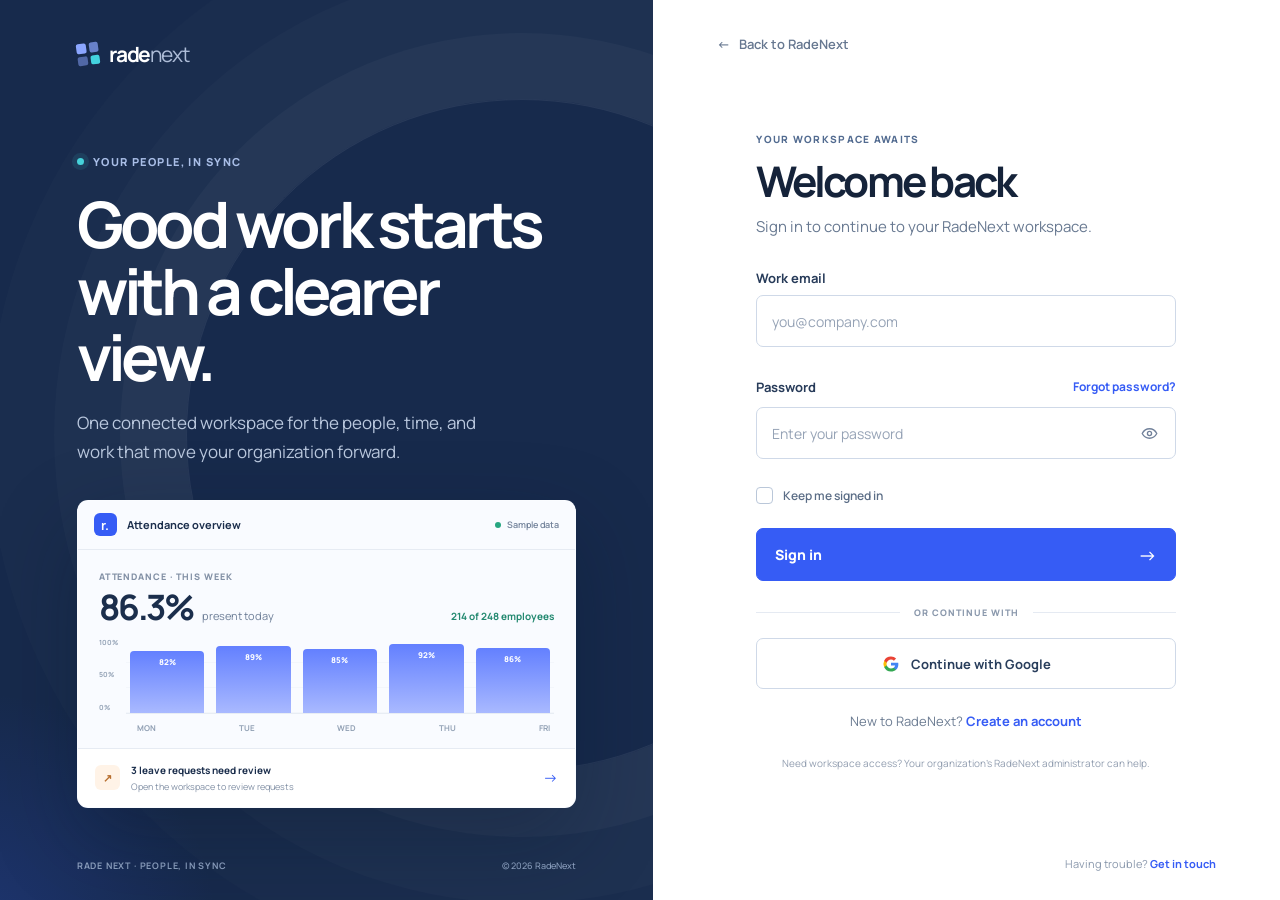
<file: login.html>
<!doctype html>
<html lang="en">
<head>
  <meta charset="utf-8">
  <meta name="viewport" content="width=device-width, initial-scale=1">
  <meta name="theme-color" content="#f6f8fc">
  <meta name="description" content="Sign in to your RadeNext people operations workspace.">
  <meta name="robots" content="noindex, nofollow">
  <title>Log in — RadeNext HRMS</title>
  <link rel="preconnect" href="https://fonts.googleapis.com">
  <link rel="preconnect" href="https://fonts.gstatic.com" crossorigin>
  <link href="https://fonts.googleapis.com/css2?family=Manrope:wght@400;500;600;700;800&display=swap" rel="stylesheet">
  <link rel="stylesheet" href="styles.css">
  <link rel="stylesheet" href="login.css">
</head>
<body class="auth-body">
  <a class="skip-link" href="#auth-main">Skip to sign in</a>
  <main class="auth-layout" id="auth-main">
    <section class="auth-story" aria-label="About RadeNext">
      <a class="brand auth-brand" href="index.html" aria-label="RadeNext home"><span class="brand-mark" aria-hidden="true"><i></i><i></i><i></i><i></i></span><span>rade<span class="brand-light">next</span></span></a>
      <div class="story-copy">
        <p class="story-kicker"><span aria-hidden="true"></span> YOUR PEOPLE, IN SYNC</p>
        <h1>Good work starts with a clearer view.</h1>
        <p>One connected workspace for the people, time, and work that move your organization forward.</p>
      </div>
      <div class="story-preview" aria-hidden="true">
        <div class="preview-top"><span class="preview-mark">r.</span><span>Attendance overview</span><span class="preview-live"><i></i> Sample data</span></div>
        <div class="preview-body">
          <div class="preview-label">ATTENDANCE · THIS WEEK</div>
          <div class="preview-metric"><strong>86.3%</strong><span>present today</span><small>214 of 248 employees</small></div>
          <div class="preview-chart" role="img" aria-label="Sample attendance trend this week: Monday 82 percent, Tuesday 89 percent, Wednesday 85 percent, Thursday 92 percent, Friday 86 percent.">
            <div class="preview-axis" aria-hidden="true"><span>100%</span><span>50%</span><span>0%</span></div>
            <div class="preview-plot"><i style="--bar:82%"><b>82%</b></i><i style="--bar:89%"><b>89%</b></i><i style="--bar:85%"><b>85%</b></i><i style="--bar:92%"><b>92%</b></i><i style="--bar:86%"><b>86%</b></i></div>
          </div>
          <div class="preview-footer"><span>MON</span><span>TUE</span><span>WED</span><span>THU</span><span>FRI</span></div>
        </div>
        <div class="preview-people"><span class="preview-activity" aria-hidden="true">↗</span><span><b>3 leave requests need review</b><small>Open the workspace to review requests</small></span><span class="preview-arrow" aria-hidden="true">→</span></div>
      </div>
      <div class="story-foot"><span>RADE NEXT · PEOPLE, IN SYNC</span><span>© <span id="year">2026</span> RadeNext</span></div>
    </section>

    <section class="auth-panel" aria-labelledby="auth-title">
      <a class="auth-back" href="index.html"><span aria-hidden="true">←</span> Back to RadeNext</a>
      <div class="auth-form-wrap">
        <div class="auth-heading">
          <div class="auth-mobile-brand"><a class="brand" href="index.html" aria-label="RadeNext home"><span class="brand-mark" aria-hidden="true"><i></i><i></i><i></i><i></i></span><span>rade<span class="brand-light">next</span></span></a></div>
          <p class="form-eyebrow" id="form-eyebrow">YOUR WORKSPACE AWAITS</p>
          <h2 id="auth-title">Welcome back</h2>
          <p class="auth-subtitle" id="auth-subtitle">Sign in to continue to your RadeNext workspace.</p>
        </div>

        <div class="form-notice" id="form-notice" role="status" aria-live="polite" hidden></div>

        <form id="login-form" class="auth-form" novalidate>
          <div class="field-group">
            <label for="email">Work email</label>
            <input id="email" name="email" type="email" inputmode="email" autocomplete="username" placeholder="you@company.com" aria-describedby="email-error" required>
            <span class="field-error" id="email-error"></span>
          </div>
          <div class="field-group password-group" id="password-group">
            <div class="field-label-row"><label for="password">Password</label><button type="button" class="text-action" id="forgot-toggle">Forgot password?</button></div>
            <div class="password-input-wrap"><input id="password" name="password" type="password" autocomplete="current-password" placeholder="Enter your password" aria-describedby="password-error" required><button type="button" class="password-toggle" id="password-toggle" aria-label="Show password" aria-pressed="false"><svg viewBox="0 0 24 24" aria-hidden="true"><path d="M2.8 12s3.2-6 9.2-6 9.2 6 9.2 6-3.2 6-9.2 6-9.2-6-9.2-6Z"/><circle cx="12" cy="12" r="2.6"/></svg></button></div>
            <span class="field-error" id="password-error"></span>
          </div>
          <div class="remember-row" id="remember-row"><label class="checkbox-label"><input id="remember" type="checkbox" name="remember"><span class="custom-check" aria-hidden="true"></span><span>Keep me signed in</span></label></div>
          <button type="submit" class="auth-submit" id="submit-button"><span id="submit-label">Sign in</span><span aria-hidden="true">→</span></button>
        </form>

        <div class="auth-divider" id="auth-divider"><span></span><small>OR CONTINUE WITH</small><span></span></div>
        <button type="button" class="google-button" id="google-button"><svg viewBox="0 0 48 48" aria-hidden="true"><path fill="#4285F4" d="M43.6 24.5c0-1.4-.1-2.8-.4-4.1H24v7.8h11a9.4 9.4 0 0 1-4.1 6.2v5.1h6.6c3.9-3.6 6.1-8.8 6.1-15Z"/><path fill="#34A853" d="M24 44c5.5 0 10.1-1.8 13.5-4.8l-6.6-5.1c-1.8 1.2-4.1 1.9-6.9 1.9-5.3 0-9.8-3.6-11.4-8.5H5.8v5.3A20 20 0 0 0 24 44Z"/><path fill="#FBBC05" d="M12.6 27.5a12 12 0 0 1 0-7v-5.3H5.8a20 20 0 0 0 0 17.6l6.8-5.3Z"/><path fill="#EA4335" d="M24 12c3 0 5.7 1 7.8 3.1l5.8-5.8C34.1 6 29.5 4 24 4A20 20 0 0 0 5.8 15.2l6.8 5.3C14.2 15.6 18.7 12 24 12Z"/></svg><span>Continue with Google</span></button>
        <p class="auth-bottom" id="auth-bottom">New to RadeNext? <a href="signup.html">Create an account</a></p>
        <p class="auth-legal">Need workspace access? Your organization’s RadeNext administrator can help.</p>
      </div>
      <div class="auth-help">Having trouble? <a href="mailto:hello@radenext.com?subject=RadeNext%20login%20help">Get in touch</a></div>
    </section>
  </main>
  <script src="login.js" defer></script>
</body>
</html>
</file>
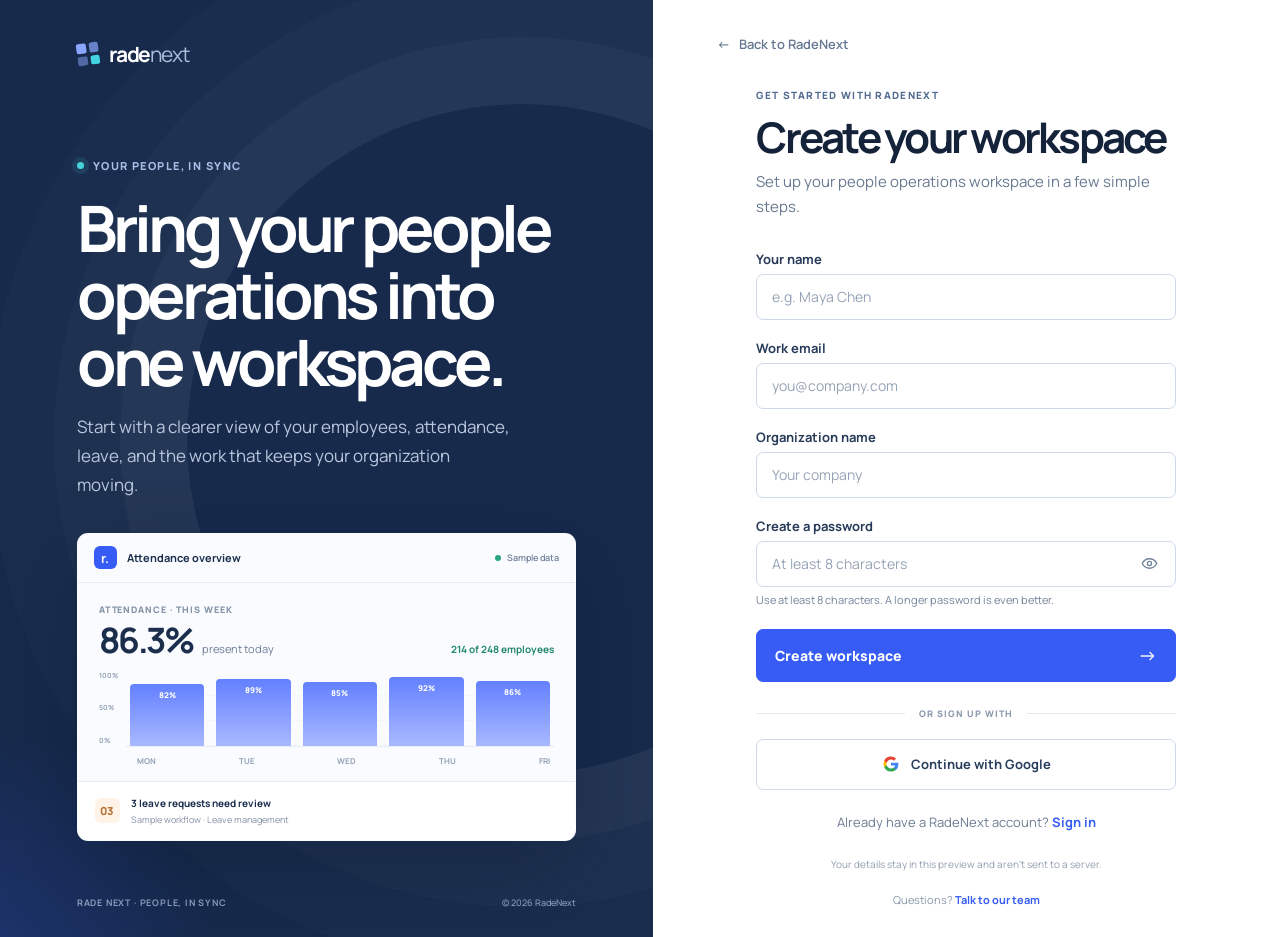
<file: signup.html>
<!doctype html>
<html lang="en">
<head>
  <meta charset="utf-8">
  <meta name="viewport" content="width=device-width, initial-scale=1">
  <meta name="theme-color" content="#f6f8fc">
  <meta name="description" content="Create a RadeNext workspace for your people operations team.">
  <meta name="robots" content="noindex, nofollow">
  <title>Create your workspace — RadeNext HRMS</title>
  <link rel="preconnect" href="https://fonts.googleapis.com">
  <link rel="preconnect" href="https://fonts.gstatic.com" crossorigin>
  <link href="https://fonts.googleapis.com/css2?family=Manrope:wght@400;500;600;700;800&display=swap" rel="stylesheet">
  <link rel="stylesheet" href="styles.css">
  <link rel="stylesheet" href="login.css">
</head>
<body class="auth-body signup-page">
  <a class="skip-link" href="#auth-main">Skip to create account</a>
  <main class="auth-layout" id="auth-main">
    <section class="auth-story" aria-label="About RadeNext">
      <a class="brand auth-brand" href="index.html" aria-label="RadeNext home"><span class="brand-mark" aria-hidden="true"><i></i><i></i><i></i><i></i></span><span>rade<span class="brand-light">next</span></span></a>
      <div class="story-copy">
        <p class="story-kicker"><span aria-hidden="true"></span> YOUR PEOPLE, IN SYNC</p>
        <h1>Bring your people operations into one workspace.</h1>
        <p>Start with a clearer view of your employees, attendance, leave, and the work that keeps your organization moving.</p>
      </div>
      <div class="story-preview" aria-hidden="true">
        <div class="preview-top"><span class="preview-mark">r.</span><span>Attendance overview</span><span class="preview-live"><i></i> Sample data</span></div>
        <div class="preview-body">
          <div class="preview-label">ATTENDANCE · THIS WEEK</div>
          <div class="preview-metric"><strong>86.3%</strong><span>present today</span><small>214 of 248 employees</small></div>
          <div class="preview-chart">
            <div class="preview-axis"><span>100%</span><span>50%</span><span>0%</span></div>
            <div class="preview-plot"><i style="--bar:82%"><b>82%</b></i><i style="--bar:89%"><b>89%</b></i><i style="--bar:85%"><b>85%</b></i><i style="--bar:92%"><b>92%</b></i><i style="--bar:86%"><b>86%</b></i></div>
          </div>
          <div class="preview-footer"><span>MON</span><span>TUE</span><span>WED</span><span>THU</span><span>FRI</span></div>
        </div>
        <div class="preview-people"><span class="preview-activity" aria-hidden="true">03</span><span><b>3 leave requests need review</b><small>Sample workflow · Leave management</small></span></div>
      </div>
      <div class="story-foot"><span>RADE NEXT · PEOPLE, IN SYNC</span><span>© <span id="year">2026</span> RadeNext</span></div>
    </section>

    <section class="auth-panel signup-panel" aria-labelledby="auth-title">
      <a class="auth-back" href="index.html"><span aria-hidden="true">←</span> Back to RadeNext</a>
      <div class="auth-form-wrap signup-form-wrap">
        <div class="auth-heading">
          <div class="auth-mobile-brand"><a class="brand" href="index.html" aria-label="RadeNext home"><span class="brand-mark" aria-hidden="true"><i></i><i></i><i></i><i></i></span><span>rade<span class="brand-light">next</span></span></a></div>
          <p class="form-eyebrow">GET STARTED WITH RADENEXT</p>
          <h2 id="auth-title">Create your workspace</h2>
          <p class="auth-subtitle">Set up your people operations workspace in a few simple steps.</p>
        </div>

        <div class="form-notice" id="signup-notice" role="status" aria-live="polite" hidden></div>

        <form id="signup-form" class="auth-form signup-form" novalidate>
          <div class="field-group">
            <label for="full-name">Your name</label>
            <input id="full-name" name="name" type="text" autocomplete="name" placeholder="e.g. Maya Chen" aria-describedby="name-error" required>
            <span class="field-error" id="name-error"></span>
          </div>
          <div class="field-group">
            <label for="work-email">Work email</label>
            <input id="work-email" name="email" type="email" inputmode="email" autocomplete="email" placeholder="you@company.com" aria-describedby="email-error" required>
            <span class="field-error" id="email-error"></span>
          </div>
          <div class="field-group">
            <label for="company">Organization name</label>
            <input id="company" name="organization" type="text" autocomplete="organization" placeholder="Your company" aria-describedby="company-error" required>
            <span class="field-error" id="company-error"></span>
          </div>
          <div class="field-group">
            <label for="new-password">Create a password</label>
            <div class="password-input-wrap"><input id="new-password" name="password" type="password" minlength="8" autocomplete="new-password" placeholder="At least 8 characters" aria-describedby="password-hint password-error" required><button type="button" class="password-toggle" id="password-toggle" aria-label="Show password" aria-pressed="false"><svg viewBox="0 0 24 24" aria-hidden="true"><path d="M2.8 12s3.2-6 9.2-6 9.2 6 9.2 6-3.2 6-9.2 6-9.2-6-9.2-6Z"/><circle cx="12" cy="12" r="2.6"/></svg></button></div>
            <span class="field-hint" id="password-hint">Use at least 8 characters. A longer password is even better.</span>
            <span class="field-error" id="password-error"></span>
          </div>
          <button type="submit" class="auth-submit" id="submit-button"><span>Create workspace</span><span aria-hidden="true">→</span></button>
        </form>

        <div class="auth-divider"><span></span><small>OR SIGN UP WITH</small><span></span></div>
        <button type="button" class="google-button" id="google-button"><svg viewBox="0 0 48 48" aria-hidden="true"><path fill="#4285F4" d="M43.6 24.5c0-1.4-.1-2.8-.4-4.1H24v7.8h11a9.4 9.4 0 0 1-4.1 6.2v5.1h6.6c3.9-3.6 6.1-8.8 6.1-15Z"/><path fill="#34A853" d="M24 44c5.5 0 10.1-1.8 13.5-4.8l-6.6-5.1c-1.8 1.2-4.1 1.9-6.9 1.9-5.3 0-9.8-3.6-11.4-8.5H5.8v5.3A20 20 0 0 0 24 44Z"/><path fill="#FBBC05" d="M12.6 27.5a12 12 0 0 1 0-7v-5.3H5.8a20 20 0 0 0 0 17.6l6.8-5.3Z"/><path fill="#EA4335" d="M24 12c3 0 5.7 1 7.8 3.1l5.8-5.8C34.1 6 29.5 4 24 4A20 20 0 0 0 5.8 15.2l6.8 5.3C14.2 15.6 18.7 12 24 12Z"/></svg><span>Continue with Google</span></button>
        <p class="auth-bottom">Already have a RadeNext account? <a href="login.html">Sign in</a></p>
        <p class="auth-legal">Your details stay in this preview and aren’t sent to a server.</p>
      </div>
      <div class="auth-help">Questions? <a href="mailto:hello@radenext.com?subject=RadeNext%20workspace%20setup">Talk to our team</a></div>
    </section>
  </main>
  <script src="signup.js" defer></script>
</body>
</html>
</file>
<file: styles.css>
:root{--paper:#f6f5ef;--paper2:#eeeee6;--ink:#17251f;--muted:#69736c;--green:#183c32;--green2:#244e40;--lime:#c9ed74;--line:#d9ddd4;--serif:'DM Serif Display',Georgia,serif;--sans:'DM Sans',Arial,sans-serif;--wrap:1240px}*{box-sizing:border-box}html{scroll-behavior:smooth;scroll-padding-top:90px}body{margin:0;background:var(--paper);color:var(--ink);font-family:var(--sans);-webkit-font-smoothing:antialiased}a{color:inherit;text-decoration:none}button,input{font:inherit}button,a{-webkit-tap-highlight-color:transparent}button:focus-visible,a:focus-visible,input:focus-visible,summary:focus-visible{outline:2px solid #789b35;outline-offset:4px}.wrap{width:min(var(--wrap),calc(100% - 64px));margin-inline:auto}.sr-only{position:absolute;width:1px;height:1px;padding:0;margin:-1px;overflow:hidden;clip:rect(0,0,0,0);white-space:nowrap;border:0}.skip-link{position:fixed;top:-60px;left:16px;z-index:1000;padding:12px 18px;background:#fff}.skip-link:focus{top:12px}.site-header{height:82px;border-bottom:1px solid rgba(23,37,31,.08);position:sticky;z-index:50;top:0;background:rgba(246,245,239,.92);backdrop-filter:blur(16px)}.nav{height:100%;display:flex;align-items:center;justify-content:space-between}.brand{display:inline-flex;align-items:center;gap:10px;font-size:21px;font-weight:700;letter-spacing:-1.1px}.brand-light{font-weight:400;color:#809087}.brand-mark{width:22px;height:22px;display:grid;grid-template-columns:repeat(2,1fr);gap:3px;transform:rotate(-8deg)}.brand-mark i{display:block;background:#23493b;border-radius:2px}.brand-mark i:nth-child(2){opacity:.7}.brand-mark i:nth-child(3){opacity:.5}.brand-mark i:nth-child(4){background:#c3e76a}.nav-links{display:flex;align-items:center;gap:34px;margin-left:50px}.nav-links>a,.login{font-size:12px;color:#435149;font-weight:500;transition:color .2s}.nav-links>a:hover,.login:hover{color:#70932c}.chevron{color:#9aa39d;font-size:13px;margin-left:3px}.nav-actions{display:flex;align-items:center;gap:25px}.button{display:inline-flex;align-items:center;justify-content:center;gap:26px;border-radius:4px;padding:15px 19px;font-size:12px;font-weight:600;letter-spacing:.01em;transition:transform .25s,background .25s,box-shadow .25s}.button:hover{transform:translateY(-2px);box-shadow:0 8px 22px #12251e1f}.button-dark{background:var(--green);color:white}.button-dark:hover{background:#285342}.button-nav{padding:12px 15px;gap:16px}.menu-toggle{display:none}.hero{padding-top:71px;position:relative}.hero-copy{width:42%;position:relative;z-index:2}.eyebrow,.section-kicker{font-size:9px;font-weight:700;letter-spacing:.14em;color:#6e7e70;display:flex;align-items:center;gap:10px}.pulse{width:7px;height:7px;border-radius:50%;background:#b4db61;box-shadow:0 0 0 4px #b4db6122;animation:pulse 2.2s infinite}@keyframes pulse{50%{box-shadow:0 0 0 8px #b4db6100}}h1,h2,h3,p{margin-top:0}.hero h1{font:normal clamp(55px,6vw,82px)/.99 var(--serif);letter-spacing:-2.7px;margin:29px 0 21px}.hero h1 em,h2 em{color:#698d40;font-weight:400}.hero-sub{max-width:390px;font-size:15px;line-height:1.75;color:#66716a;margin-bottom:25px}.hero-actions{display:flex;align-items:center;gap:27px}.text-link,.light-link{display:inline-flex;align-items:center;gap:13px;font-size:11px;font-weight:600;color:#34483c;transition:gap .2s,color .2s}.text-link:hover,.light-link:hover{gap:19px;color:#739738}.hero-note{display:flex;gap:12px;align-items:center;margin-top:41px;font-size:10px;line-height:1.5;color:#7a857e}.avatar-stack{display:flex;padding-left:1px}.avatar-stack b{width:27px;height:27px;border-radius:50%;border:2px solid var(--paper);margin-left:-5px;display:grid;place-items:center;font-size:7px;color:#fff;background:#819a8b}.avatar-stack b:nth-child(2){background:#c68e73}.avatar-stack b:nth-child(3){background:#8c86a6}.hero-art{position:absolute;width:69%;right:-25px;top:91px;z-index:1}.art-label{display:flex;justify-content:space-between;color:#87918a;font-size:8px;letter-spacing:.13em;padding:0 4px 12px}.dashboard-shell{background:#fff;border:1px solid #e1e5df;border-radius:8px;box-shadow:0 25px 80px #203c2c18;display:grid;grid-template-columns:178px 1fr;min-height:452px;overflow:hidden;transform:perspective(1600px) rotateY(-2deg) rotateX(1deg);transform-origin:right center}.dash-sidebar{background:#fbfcfa;border-right:1px solid #e9ece8;padding:16px 10px 10px;position:relative}.dash-brand{display:flex;align-items:center;gap:7px;padding:0 5px 16px;font-weight:700;font-size:10px}.mini-mark{display:inline-grid;place-items:center;width:17px;height:17px;background:var(--green);color:#d1f178;border-radius:4px;font-size:11px;font-weight:700}.side-collapse{margin-left:auto;color:#89958c}.workspace-select{display:flex;align-items:center;gap:8px;background:#fff;border:1px solid #edf0eb;border-radius:5px;padding:8px 6px;font-size:7px;margin-bottom:19px}.workspace-icon{width:21px;height:21px;display:grid;place-items:center;background:#dfe9d2;color:#44603c;border-radius:4px;font-size:9px}.workspace-select span:nth-child(2){flex:1}.workspace-select b,.workspace-select small,.sidebar-bottom b,.sidebar-bottom small{display:block}.workspace-select b{font-size:7px}.workspace-select small,.sidebar-bottom small{font-size:6px;color:#8e9890;margin-top:3px}.side-label{display:block;padding:0 6px 7px;color:#9ba59d;font-size:6px;letter-spacing:.14em}.side-item{height:28px;display:flex;align-items:center;gap:8px;padding:0 7px;color:#6d786f;font-size:7px;border-radius:4px;margin-bottom:2px;position:relative}.side-item>span{font-size:11px;width:12px;color:#859189}.side-item.active{background:#edf2e9;color:#31543e;font-weight:600}.side-item>small{margin-left:auto;font-size:6px}.side-dot{width:5px;height:5px;background:#e6a376;border-radius:50%;margin-left:auto}.side-label-lower{margin-top:16px}.sidebar-bottom{position:absolute;bottom:10px;left:10px;right:10px;border-top:1px solid #edf0eb;padding:11px 2px 0;display:flex;align-items:center;gap:7px;font-size:7px}.sidebar-bottom>span:nth-child(2){flex:1}.user-avatar{width:24px;height:24px;display:grid;place-items:center;background:#d7a78f;color:white;border-radius:50%;font-size:7px;font-weight:600}.dash-main{min-width:0}.dash-top{height:43px;border-bottom:1px solid #edf0ec;padding:0 19px;display:flex;align-items:center;justify-content:space-between;font-size:7px;color:#96a099}.dash-top-right{display:flex;align-items:center;gap:13px}.search-mini{background:#f6f7f5;padding:7px 9px;border-radius:4px}.bell{font-size:12px;position:relative}.bell i{position:absolute;width:4px;height:4px;border-radius:50%;background:#e3a073;right:-1px;top:0}.user-avatar.small{width:21px;height:21px}.dash-content{padding:17px 19px}.dash-heading{display:flex;align-items:flex-end;justify-content:space-between;margin-bottom:16px}.greeting{font-size:15px;letter-spacing:-.4px;font-weight:600}.greeting span{color:#85ac40}.dash-heading p{margin:5px 0 0;color:#96a099;font-size:7px}.period{background:#fff;border:1px solid #e8ece6;border-radius:4px;padding:7px 9px;color:#69766c;font-size:7px}.metric-row{display:grid;grid-template-columns:repeat(3,1fr);gap:9px}.metric{border:1px solid #edf0eb;padding:10px 11px 8px;border-radius:5px;position:relative}.metric-label{color:#8c988f;font-size:6px;letter-spacing:.09em;display:flex;justify-content:space-between}.metric-label span{font-size:10px;color:#a9b3aa}.metric>strong{display:block;font-size:21px;letter-spacing:-.9px;margin:8px 0 2px}.metric-foot{font-size:6px;color:#909a92}.metric-foot>b{color:#588854}.metric-icon{position:absolute;right:10px;bottom:9px;font-size:10px;width:21px;height:21px;border-radius:50%;display:grid;place-items:center}.mint{background:#e6f2e9;color:#54835d}.lime{background:#f0f4d9;color:#8e9a3f}.peach{background:#f8e9df;color:#c58260}.dash-grid{display:grid;grid-template-columns:1.18fr 1fr;gap:9px;margin-top:10px}.panel{border:1px solid #edf0eb;border-radius:5px;padding:11px}.panel-head{display:flex;justify-content:space-between;align-items:flex-start}.panel-head b{font-size:8px;display:block}.panel-head small{font-size:6px;color:#9aa39b;display:block;margin-top:3px}.more{font-size:13px;color:#98a39b}.attendance-total{display:flex;align-items:center;gap:8px;margin:9px 0 3px}.attendance-total strong{font-size:16px}.positive{font-size:6px;background:#edf5e9;color:#5e955f;padding:3px 5px;border-radius:3px}.chart-wrap{position:relative;height:73px;border-bottom:1px solid #eef0ed;background:repeating-linear-gradient(to bottom,transparent,transparent 17px,#eef1ed 18px)}.chart-y{position:absolute;left:0;top:0;bottom:0;display:flex;flex-direction:column;justify-content:space-between;font-size:5px;color:#adb5ae;z-index:1}.attendance-chart{position:absolute;left:22px;top:0;width:calc(100% - 24px);height:100%;overflow:visible}.chart-area{fill:url(#area)}.chart-line{fill:none;stroke:#6da57a;stroke-width:2}.chart-x{margin-left:22px;display:flex;justify-content:space-between;margin-top:5px;font-size:5px;color:#a3aca5}.count-pill{background:#eff5e7;color:#648249;border-radius:10px;padding:3px 6px;font-size:6px}.request-item{display:flex;align-items:center;gap:7px;padding:9px 0;border-bottom:1px solid #f0f2ef}.person-photo{width:22px;height:22px;border-radius:50%;display:grid;place-items:center;font-size:6px;color:#fff;background:#c88f75}.p2{background:#748f94}.p3{background:#a88aab}.request-person{flex:1}.request-person b,.request-person small{display:block}.request-person b{font-size:7px}.request-person small{font-size:5.5px;color:#9ba49c;margin-top:3px}.request-item button{border:0;background:transparent;color:#829084;font-size:10px}.all-requests{display:flex;justify-content:space-between;padding-top:9px;font-size:6px;color:#59765e;font-weight:600}.payroll-strip{margin-top:10px;border:1px solid #edf0eb;border-radius:5px;padding:9px;display:flex;align-items:center;gap:9px}.payroll-icon{width:23px;height:23px;background:#e8f0e2;border-radius:5px;display:grid;place-items:center;color:#658349;font-size:10px}.payroll-strip>span:nth-child(2){flex:1}.payroll-strip small,.payroll-strip b{display:block}.payroll-strip small{font-size:5px;color:#98a39a;letter-spacing:.1em}.payroll-strip b{font-size:7px;margin-top:3px}.payroll-date{font-size:6px;color:#89948c}.payroll-date b{display:inline}.payroll-progress{width:64px;height:4px;background:#e9eee5;border-radius:8px}.payroll-progress i{display:block;width:83%;height:100%;border-radius:8px;background:#92b478}.payroll-check{width:16px;height:16px;border-radius:50%;display:grid;place-items:center;background:#e9f2e4;color:#5a8a5a;font-size:8px}.float-note{position:absolute;background:#fff;border:1px solid #e7e9e1;border-radius:6px;padding:9px 11px;box-shadow:0 9px 28px #1b30221a;display:flex;align-items:center;gap:8px;animation:float 5s ease-in-out infinite}.float-note b,.float-note small{display:block}.float-note b{font-size:8px}.float-note small{font-size:6px;color:#8f9a91;margin-top:3px}.float-one{left:-25px;bottom:48px}.float-two{right:-18px;top:155px;animation-delay:-2s}.float-check,.float-spark{display:grid;place-items:center;width:21px;height:21px;background:#eaf4e6;color:#6f9b5b;border-radius:50%;font-size:10px}.float-spark{background:#f3f1dc;color:#9b974a}.hero-bottom{margin-top:32px;display:flex;align-items:center;gap:15px;color:#929b94;font-size:7px;letter-spacing:.13em}.hero-bottom-line{height:1px;background:#dce0d8;flex:1}.trusted{display:grid;grid-template-columns:1.5fr repeat(3,1fr) 1.4fr;align-items:center;margin-top:46px;padding:27px 0 32px;border-top:1px solid var(--line);border-bottom:1px solid var(--line)}.trusted-label{font:18px/1.18 var(--serif);color:#59665d}.trusted-stat{display:flex;align-items:center;gap:9px;border-left:1px solid var(--line);padding-left:21px}.trusted-stat strong{font:24px var(--serif);color:#3a5c45}.trusted-stat span{font-size:8px;line-height:1.5;color:#778179}.trusted-note{font-size:8px;line-height:1.6;color:#929b93;text-align:right}.section-dark{background:var(--green);color:white}.challenge{margin-top:0;position:relative;overflow:hidden}.challenge:after{content:'r.';position:absolute;font:480px/.8 var(--serif);right:-20px;bottom:-165px;color:#ffffff08;pointer-events:none}.challenge-inner{padding:90px 0 72px;position:relative;z-index:1}.section-kicker>span{font-size:8px}.section-kicker>i{height:1px;width:27px;background:#9dac9e}.section-kicker.light{color:#a9b9aa}.section-kicker.light>i{background:#788e7f}.challenge-grid{display:grid;grid-template-columns:1.35fr .65fr;gap:80px;align-items:end;margin-top:41px}.challenge h2,.feature-intro h2,.product-copy h2,.leave-copy h2,.payroll-copy h2,.recruit-copy h2,.ess-copy h2,.org-copy h2,.analytics-copy h2,.integration-copy h2,.why-heading h2,.security-lockup h2,.testimonial-side h2,.faq-intro h2,.cta-inner h2{font:normal clamp(42px,5.2vw,67px)/1.02 var(--serif);letter-spacing:-1.5px;margin:0}.challenge h2 em,.leave-copy h2 em,.ess-copy h2 em,.analytics-copy h2 em,.security-lockup h2 em,.cta-inner h2 em{color:#c4e97a}.challenge-copy{max-width:310px}.challenge-copy p{font-size:13px;line-height:1.75;color:#c0cbc2;margin:0 0 13px}.challenge-copy p+p{font-size:11px;color:#99aa9d}.light-link{color:#d5e5d1;margin-top:13px;font-size:10px}.friction-line{margin-top:68px;padding-top:24px;border-top:1px solid #ffffff25;display:grid;grid-template-columns:repeat(3,1fr) 70px;gap:15px;position:relative}.friction-line>div{display:grid;grid-template-columns:34px 1fr;align-items:center}.friction-number{grid-row:span 2;color:#9fb897;font-size:9px}.friction-line b{font-size:11px;font-weight:500}.friction-line small{grid-column:2;font-size:8px;color:#a6b4a8;margin-top:5px}.friction-mark{font:55px var(--serif);color:#c7e67c;text-align:right}.feature-intro{padding:100px 0 47px}.feature-intro .section-kicker>span,.product-copy .section-kicker>span,.leave-copy .section-kicker>span,.payroll-copy .section-kicker>span,.recruit-copy .section-kicker>span,.ess-copy .section-kicker>span,.org-copy .section-kicker>span,.analytics-copy .section-kicker>span,.integration-copy .section-kicker>span,.why-heading .section-kicker>span,.security-lockup .section-kicker>span,.testimonial-side .section-kicker>span,.faq-intro .section-kicker>span{color:#849187}.intro-layout{display:flex;align-items:end;justify-content:space-between;margin-top:33px}.feature-intro h2,.product-copy h2,.payroll-copy h2,.recruit-copy h2,.org-copy h2,.integration-copy h2,.why-heading h2,.testimonial-side h2,.faq-intro h2{font-size:58px}.intro-copy{max-width:285px;margin:0 45px 6px 0}.intro-copy p{font-size:12px;line-height:1.7;color:#727d74}.feature-marquee{height:114px;border-top:1px solid #dce0d7;border-bottom:1px solid #dce0d7;margin-top:53px;display:grid;grid-template-columns:90px 1fr 160px;align-items:center}.marquee-index,.marquee-caption{font-size:7px;letter-spacing:.12em;color:#8c988e}.marquee-list{display:flex;align-items:center;justify-content:space-around;gap:14px;font-size:10px;letter-spacing:.14em;font-weight:600}.marquee-list i{font-size:14px;color:#91ad5d;font-style:normal}.marquee-caption{text-align:right}.product-section{padding:83px 0 98px;overflow:hidden}.product-grid{display:grid;grid-template-columns:.75fr 1.25fr;gap:73px;align-items:center}.product-copy h2{margin:31px 0 17px}.product-copy>p,.payroll-copy>p,.recruit-copy>p,.org-copy>p,.integration-copy>p{font-size:12px;line-height:1.8;color:#707a72;max-width:340px}.benefit-list{padding:0;margin:27px 0 26px;list-style:none}.benefit-list li{font-size:9px;color:#58655c;margin:14px 0;display:flex;gap:10px;align-items:center}.benefit-list li span{color:#7f9b58}.preview-stage{position:relative;background:#e9ede5;border-radius:3px;padding:42px 27px 28px;min-width:0}.directory-stage{background:#eceee8}.stage-note{position:absolute;top:17px;left:26px;right:26px;display:flex;justify-content:space-between;color:#78847b;font-size:7px;letter-spacing:.14em}.stage-note span{font-size:11px}.product-window{background:white;border:1px solid #e1e5de;border-radius:5px;box-shadow:0 20px 45px #183b2a10;overflow:hidden}.directory-window{min-width:590px}.window-top{height:49px;border-bottom:1px solid #edf0eb;display:flex;align-items:center;justify-content:space-between;padding:0 17px}.window-brand{font-size:9px;font-weight:600;display:flex;gap:7px;align-items:center}.window-tools{display:flex;gap:9px;align-items:center}.window-tools>span{font-size:7px;color:#a1aaa3;border:1px solid #edf0eb;border-radius:3px;padding:6px 8px}.window-tools button,.pipeline-top button{background:var(--green);color:white;border:0;border-radius:3px;padding:7px 10px;font-size:7px}.window-subnav{height:39px;display:flex;gap:22px;align-items:center;padding:0 17px;border-bottom:1px solid #edf0eb;color:#818c83;font-size:7px}.window-subnav b{height:100%;display:flex;align-items:center;gap:6px;color:#46604d;border-bottom:2px solid #8eaf6a}.window-subnav i{font-style:normal;background:#eef2ea;border-radius:8px;padding:3px 5px;font-size:6px}.tiny-badge{background:#f0f4df!important;color:#859641}.table-head,.employee-row{display:grid;grid-template-columns:1.55fr 1.2fr 1fr .75fr .75fr;align-items:center;gap:7px;padding:0 14px;min-width:590px}.table-head{height:28px;background:#fafbf9;color:#9da69e;font-size:5.5px;letter-spacing:.09em}.employee-row{height:53px;border-top:1px solid #f0f2ef;font-size:6px;color:#5d695f}.employee-name{display:flex;gap:7px;align-items:center}.employee-name b,.employee-name small{display:block}.employee-name b{font-size:7px;color:#34463a}.employee-name small{font-size:5px;color:#9da69e;margin-top:4px}.portrait{width:25px;height:25px;flex:none;border-radius:50%;display:grid;place-items:center;color:#fff;font-size:6px;background:#c78c73}.pr1{background:#cb927b}.pr2{background:#78949b}.pr3{background:#a28aad}.pr4{background:#839e7f}.pr5{background:#d1a860}.dept-dot{float:right;width:5px;height:5px;border-radius:50%;background:#86ad75;margin:3px}.d2{background:#7498bb}.d3{background:#bb83a5}.d4{background:#d0a36f}.d5{background:#9b8dbc}.status{font-size:6px;white-space:nowrap}.active-status{color:#6a9861}.onboarding-status{color:#bc8a47}.leave-status{color:#8c86af}.window-footer{height:35px;border-top:1px solid #eef0ed;display:flex;justify-content:space-between;align-items:center;padding:0 15px;font-size:6px;color:#929c93}.window-footer span{color:#778479}.attendance-section{background:#eeefe9}.reverse-grid{grid-template-columns:1.2fr .8fr}.reverse-grid .product-copy{grid-column:2;grid-row:1}.attendance-stage{grid-column:1;grid-row:1;background:#e2e8df;padding:43px 27px 28px}.time-window{padding:15px 17px;min-width:430px}.time-head{display:flex;justify-content:space-between;align-items:flex-start}.time-head>div{display:grid;grid-template-columns:19px auto;align-items:center;column-gap:7px}.time-head .mini-mark{grid-row:span 2}.time-head b{font-size:9px}.time-head small{grid-column:2;color:#929d94;font-size:6px;margin-top:4px}.time-head .period{font-size:6px}.time-stats{display:grid;grid-template-columns:repeat(3,1fr);margin-top:25px;padding-bottom:17px;border-bottom:1px solid #edf0eb}.time-stats>div{padding-left:12px;border-left:1px solid #edf0eb}.time-stats>div:first-child{border:0;padding:0}.time-stats small,.time-stats b,.time-stats span{display:block}.time-stats small{font-size:5px;letter-spacing:.09em;color:#909b91}.time-stats b{font-size:15px;margin:6px 0 3px}.time-stats b i{font-style:normal;font-size:6px;color:#659563;background:#eef5e9;padding:3px;border-radius:3px;vertical-align:middle}.time-stats b i.late{color:#be8d53;background:#f8f1e6}.time-stats span{font-size:5.5px;color:#9ba49c}.time-chart{margin-top:15px}.time-chart-title{display:flex;justify-content:space-between;align-items:center;font-size:7px}.time-chart-title>span{font-size:5px;color:#8e998f}.legend-dot{width:5px;height:5px;border-radius:50%;background:#8cb47d;display:inline-block}.legend-dot.away{background:#e5bd7f}.bar-chart{height:120px;display:flex;justify-content:space-around;align-items:end;position:relative;margin-top:7px;background:repeating-linear-gradient(to bottom,transparent,transparent 28px,#eff1ee 29px)}.bar-y{position:absolute;left:0;color:#a6afa7;font-size:5px}.bar-y:nth-child(1){top:0}.bar-y:nth-child(2){top:25%}.bar-y:nth-child(3){top:50%}.bar-y:nth-child(4){top:75%}.bar-group{height:100%;width:35px;display:flex;align-items:center;justify-content:end;gap:3px;position:relative;padding-bottom:15px}.bar-group>i{display:block;width:9px;height:var(--h);border-radius:3px 3px 0 0;background:#80aa76;transition:height 1s cubic-bezier(.2,.8,.2,1);transform-origin:bottom;animation:bar-rise .9s both}.bar-group>i.away-bar{background:#e3bd80}.bar-group small{position:absolute;bottom:2px;color:#99a39a;font-size:5px}.clock-strip{display:flex;align-items:center;gap:8px;margin-top:11px;padding:9px;background:#f8faf7;border:1px solid #edf0eb;border-radius:4px}.clock-avatar{width:22px;height:22px;display:grid;place-items:center;background:#cb927b;color:#fff;border-radius:50%;font-size:6px}.clock-strip>span:nth-child(2){flex:1}.clock-strip b,.clock-strip small{display:block}.clock-strip b{font-size:6px}.clock-strip small{font-size:5px;color:#9aa49b;margin-top:3px}.clocked-in{font-size:6px;color:#5b925d}.clocked-in i{display:inline-block;width:5px;height:5px;background:#81b573;border-radius:50%;margin-right:4px}.clock-time{color:#606e63}
.leave-section{background:#244c3e;color:white;overflow:hidden}.leave-layout{display:grid;grid-template-columns:.75fr 1.25fr;gap:100px;align-items:center;padding:95px 0}.leave-copy h2,.ess-copy h2,.analytics-copy h2,.security-lockup h2,.cta-inner h2{font-size:62px;margin:34px 0 18px}.leave-copy>p,.ess-copy>p,.analytics-copy>p{font-size:12px;line-height:1.8;color:#becbc0;max-width:310px;margin-bottom:25px}.leave-preview{position:relative;padding:30px 35px}.leave-note{position:absolute;top:3px;right:34px;font-size:7px;letter-spacing:.13em;color:#c7dbb9}.leave-note span{color:#c9e97b;margin-left:12px;font-size:12px}.leave-card{position:relative;z-index:1;background:#fafbf7;color:#26392e;border-radius:5px;padding:20px 21px;width:min(100%,440px);box-shadow:0 26px 60px #0b251c35}.leave-card-top{display:flex;justify-content:space-between;align-items:center;font-size:6px;letter-spacing:.12em;color:#89968c;padding-bottom:15px;border-bottom:1px solid #e9ede6}.leave-status{letter-spacing:0;color:#a58048;background:#f7f0e3;padding:5px 7px;border-radius:2px}.leave-person{display:flex;align-items:center;gap:9px;padding:17px 0}.leave-person b,.leave-person small,.leave-cover b,.leave-cover small{display:block}.leave-person b,.leave-cover b{font-size:9px}.leave-person small,.leave-cover small{font-size:7px;color:#89968c;margin-top:4px}.leave-dates{display:flex;align-items:center;justify-content:space-between;background:#f2f5ef;border-radius:4px;padding:15px 16px}.leave-dates>div{display:flex;flex-direction:column;gap:6px}.leave-dates small{color:#8a968b;font-size:5px;letter-spacing:.1em}.leave-dates b{font-size:8px}.leave-dates span{font-size:6px;color:#8b968d}.leave-dates>i{font-style:normal;color:#8b9d85}.leave-days{display:flex;justify-content:space-between;padding:13px 0;border-bottom:1px solid #e9ede6;font-size:6px;color:#89958b}.leave-days b{color:#405647}.leave-cover{display:flex;align-items:center;gap:8px;padding:13px 0}.cover-avatar{width:23px;height:23px;border-radius:50%;display:grid;place-items:center;background:#78949b;color:white;font-size:6px}.leave-cover>span:nth-child(2){flex:1}.cover-ok{font-size:6px;color:#6a9663;background:#edf4e8;padding:4px 6px;border-radius:3px}.leave-actions{display:flex;justify-content:flex-end;gap:8px;padding-top:8px}.leave-actions button{border:1px solid #e4e9e1;background:white;border-radius:3px;padding:9px 13px;font-size:7px;color:#627064}.leave-actions button+button{background:#315e49;color:white;border-color:#315e49}.leave-actions button span{margin-left:12px;color:#ccea81}.leave-orbit{position:absolute;border:1px solid #ffffff24;border-radius:50%;width:490px;height:490px;top:50%;left:50%;transform:translate(-50%,-50%)}.orbit-b{width:375px;height:375px;border-style:dashed;opacity:.6}.payroll-section{padding:104px 0;background:#f7f6f0}.payroll-layout{display:grid;grid-template-columns:.85fr 1.15fr;gap:90px;align-items:center}.payroll-copy h2{margin:32px 0 17px}.payroll-steps{margin:28px 0 26px;border-top:1px solid #dce1d8}.payroll-steps>div{display:flex;align-items:center;gap:15px;border-bottom:1px solid #dce1d8;padding:11px 0}.payroll-steps b{font-size:7px;color:#8ca275}.payroll-steps span{font-size:9px;flex:1}.payroll-steps i{font-style:normal;font-size:9px;color:#6e9659}.payroll-preview{background:#e8ece4;padding:35px;position:relative}.payroll-meta{position:absolute;top:14px;left:35px;right:35px;display:flex;justify-content:space-between;font-size:6px;letter-spacing:.12em;color:#7e8a7e}.pay-window{background:#fff;border:1px solid #e0e6dd;border-radius:5px;padding:17px 20px;box-shadow:0 18px 40px #19342212}.pay-top{display:flex;justify-content:space-between;align-items:center;font-weight:600;font-size:8px;padding-bottom:16px;border-bottom:1px solid #eef0eb}.pay-top>span:first-child{display:flex;align-items:center;gap:7px}.pay-draft{font-size:6px;color:#668f5c;background:#edf5e9;padding:6px;border-radius:3px}.pay-title{display:flex;align-items:center;justify-content:space-between;padding:19px 0 12px}.pay-title small{font-size:5px;letter-spacing:.13em;color:#98a298}.pay-title h3{font:24px/1.05 var(--serif);letter-spacing:-.3px;margin:7px 0 0}.pay-icon{width:40px;height:40px;display:grid;place-items:center;background:#ebf2e6;border-radius:50%;color:#67864e;font:20px var(--serif)}.pay-summary{display:grid;grid-template-columns:1fr 1fr;gap:15px;padding:13px 0;border-top:1px solid #eef0eb;border-bottom:1px solid #eef0eb}.pay-summary small,.pay-summary b{display:block}.pay-summary small{font-size:5px;color:#98a298;letter-spacing:.1em}.pay-summary b{font-size:11px;margin-top:6px}.pay-progress{display:flex;align-items:center;gap:9px;padding:14px 0}.pay-progress>span{height:5px;flex:1;background:#edf0e9;border-radius:8px}.pay-progress i{display:block;width:100%;height:100%;background:#83a96c;border-radius:8px}.pay-progress small{font-size:6px;color:#788579}.pay-progress>b{font-size:6px;color:#67865a}.pay-actions{display:flex;align-items:center;justify-content:space-between;padding-top:10px;border-top:1px solid #eef0eb}.pay-actions>span{font-size:6px;color:#99a39a}.pay-actions button{border:0;background:#224637;color:#fff;padding:9px 12px;border-radius:3px;font-size:6px}.pay-actions button span{margin-left:15px;color:#c8e979}.pay-floating{position:absolute;bottom:17px;right:-18px;display:flex;align-items:center;gap:9px;background:#fff;border-radius:5px;padding:10px 13px;box-shadow:0 12px 30px #1c32201a}.pay-floating>span:first-child{width:20px;height:20px;border-radius:50%;display:grid;place-items:center;background:#eaf3e5;color:#6f9d62;font-size:10px}.pay-floating b,.pay-floating small{display:block}.pay-floating b{font-size:7px}.pay-floating small{font-size:6px;color:#939e95;margin-top:3px}.recruit-section{background:#eeefe9;padding:101px 0 110px}.recruit-layout{display:grid;grid-template-columns:.78fr 1.22fr;gap:70px;align-items:center}.recruit-copy h2{margin:33px 0 17px}.recruit-copy .text-link{margin-top:14px}.pipeline-preview{background:#fff;border:1px solid #e0e5dd;border-radius:5px;box-shadow:0 20px 50px #213a2b10;overflow:hidden}.pipeline-top{height:48px;padding:0 18px;display:flex;align-items:center;justify-content:space-between;border-bottom:1px solid #edf0eb;font-size:8px;font-weight:600}.pipeline-top>span{display:flex;align-items:center;gap:7px}.pipeline-top small{font-size:7px;color:#98a198;font-weight:400}.pipeline-title{display:flex;justify-content:space-between;align-items:center;padding:16px 18px 14px}.pipeline-title h3{font-size:13px;margin:0 0 4px}.pipeline-title small{font-size:6px;color:#929d94}.open-pill{font-size:6px;color:#628755;background:#edf5e8;padding:6px 8px;border-radius:3px}.pipeline-stages{display:grid;grid-template-columns:repeat(3,1fr);gap:10px;padding:0 12px 13px}.stage-column{background:#f7f8f5;padding:9px 8px;border-radius:4px;min-width:0}.stage-head{font-size:7px;font-weight:600;display:flex;justify-content:space-between;margin-bottom:9px}.stage-head i{font-style:normal;background:#e9eee5;color:#82917f;padding:2px 4px;border-radius:3px;font-size:6px}.candidate{display:flex;align-items:center;gap:5px;background:#fff;border:1px solid #edf0ea;border-radius:3px;padding:7px 5px;margin-bottom:6px;min-width:0}.candidate .portrait{width:19px;height:19px;font-size:5px}.candidate>span:nth-child(2){flex:1;min-width:0}.candidate b,.candidate small{display:block;white-space:nowrap;overflow:hidden;text-overflow:ellipsis}.candidate b{font-size:6px}.candidate small{font-size:5px;color:#99a39b;margin-top:3px}.candidate>span:last-child{color:#a0aaa1;font-size:8px}.highlighted{border-color:#acc68b;box-shadow:0 0 0 1px #acc68b55}.muted-candidate{opacity:.72}.stage-empty{height:55px;display:grid;place-items:center;text-align:center;font-size:6px;color:#a3aca3;border:1px dashed #dfe5db;border-radius:3px;line-height:1.5}.pipeline-foot{height:32px;border-top:1px solid #edf0eb;padding:0 16px;display:flex;justify-content:space-between;align-items:center;color:#95a096;font-size:6px}.pipeline-foot b{color:#80a965;margin-right:4px}
.ess-section{background:#1d3d32;color:white;padding:99px 0 88px;overflow:hidden}.ess-layout{display:grid;grid-template-columns:.8fr 1.2fr;gap:90px;align-items:center}.ess-copy h2{margin-top:32px}.ess-copy>p{max-width:350px}.ess-links{margin-top:31px;border-top:1px solid #ffffff30}.ess-links>div{display:flex;align-items:center;gap:12px;padding:13px 0;border-bottom:1px solid #ffffff30;font-size:8px}.ess-links span{font-size:7px;color:#b4d87e}.ess-links b{flex:1;font-weight:500}.ess-links i{font-style:normal;color:#c4e77c}.portal-preview{min-height:470px;position:relative;display:grid;place-items:center}.portal-backdrop{position:absolute;width:430px;height:430px;border-radius:50%;background:radial-gradient(circle,#426c4e 0%,#315b43 48%,transparent 70%)}.portal-orb{position:absolute;left:3%;top:37%;width:37px;height:37px;border-radius:50%;border:1px solid #c4e97999;box-shadow:0 0 25px #c4e97944;animation:float 6s ease-in-out infinite}.portal-orb.two{left:auto;right:1%;top:57%;width:16px;height:16px;animation-delay:-3s}.mobile-device{position:relative;z-index:1;background:#18251f;width:233px;padding:9px;border-radius:27px;box-shadow:0 32px 70px #0a1b154a;transform:rotate(2deg);border:1px solid #ffffff31}.phone-notch{position:absolute;z-index:3;top:9px;left:50%;transform:translateX(-50%);width:64px;height:13px;border-radius:0 0 9px 9px;background:#18251f}.phone-app{background:#f8f9f5;border-radius:20px;overflow:hidden;color:#263a2d;padding:19px 14px 11px;min-height:397px}.phone-top{display:flex;align-items:center;justify-content:space-between;font-size:9px;color:#7e8e7f}.phone-top>span:last-child{font-size:12px}.phone-top i{font-style:normal;margin-left:9px}.phone-greeting{margin-top:19px;font-size:6px;letter-spacing:.1em;color:#829181}.phone-greeting>span{float:right;color:#99b267}.phone-greeting h3{font:22px/1.02 var(--serif);letter-spacing:-.3px;color:#283c30;margin:8px 0 13px}.checkin-card{padding:12px;background:#eaf1e4;border:1px solid #dce8d4;border-radius:7px;position:relative}.checkin-card span,.checkin-card b,.checkin-card small{display:block}.checkin-card span{font-size:5px;letter-spacing:.1em;color:#809079}.checkin-card b{font-size:9px;margin:7px 0 3px}.checkin-card small{font-size:6px;color:#84917f}.checkin-card button{position:absolute;right:12px;top:50%;transform:translateY(-50%);width:27px;height:27px;border:0;border-radius:50%;background:#507a51;color:#fff;font-size:12px}.phone-shortcuts{display:flex;justify-content:space-between;margin:17px 0}.phone-shortcuts span{text-align:center;font-size:5.5px;line-height:1.6;color:#6e7c71}.phone-shortcuts i{display:grid;place-items:center;width:30px;height:30px;margin:auto auto 5px;border-radius:9px;background:#fff;border:1px solid #e9ede5;color:#6e8b57;font-style:normal;font-size:12px}.phone-upcoming{padding:11px;background:#fff;border:1px solid #edf0ea;border-radius:6px}.phone-upcoming>div:first-child{display:flex;justify-content:space-between;font-size:7px}.phone-upcoming>div:first-child span{font-size:6px;color:#819274}.upcoming-event{display:flex;align-items:center;gap:8px;margin-top:10px;border-top:1px solid #f0f2ee;padding-top:9px}.upcoming-event>b{font:18px var(--serif);color:#688651}.upcoming-event>span{font-size:6px}.upcoming-event small{display:block;color:#8b978d;margin-top:3px}.upcoming-event i{margin-left:auto;font-style:normal;color:#82927f;font-size:9px}.phone-nav{display:flex;justify-content:space-between;padding:10px 2px 0;color:#71836f}.phone-nav>span{text-align:center;font-size:10px}.phone-nav small{display:block;font-size:5px;margin-top:2px}.portal-caption{position:absolute;bottom:1px;left:10%;right:8%;display:flex;justify-content:space-between;color:#afc6ab;font-size:6px;letter-spacing:.14em}.org-section{padding:102px 0 110px}.org-layout{display:grid;grid-template-columns:.7fr 1.3fr;gap:65px;align-items:center}.org-copy h2{margin:32px 0 17px}.org-preview{background:#f0f1ec;border:1px solid #e3e6df;padding:20px 23px 14px;min-height:355px;overflow:hidden}.org-head{display:flex;justify-content:space-between;font-size:6px;letter-spacing:.1em;color:#849085}.org-head small{font-size:6px;color:#a0aaa1;letter-spacing:0}.org-head>span+span{background:#fff;border:1px solid #e3e8e0;border-radius:3px;padding:6px 8px;letter-spacing:0}.org-tree{padding:22px 0}.org-node{background:#fff;border:1px solid #e3e8e0;border-radius:4px;padding:8px;display:flex;align-items:center;gap:7px;box-shadow:0 3px 8px #21382008;position:relative;z-index:1}.org-node .portrait{width:22px;height:22px}.org-node>span:nth-child(2){flex:1}.org-node b,.org-node small{display:block}.org-node b{font-size:6px}.org-node small{font-size:5px;color:#929c93;margin-top:3px}.org-node>i{font-style:normal;color:#8fa18b;font-size:6px}.ceo-node{width:190px;margin:auto}.org-branch{margin-top:0;border-top:1px solid #ccd5c8;position:relative}.org-connector{position:absolute;top:-1px;left:16.7%;right:16.7%;height:12px;border:solid #ccd5c8;border-width:1px 1px 0}.org-columns{display:grid;grid-template-columns:repeat(3,1fr);gap:10px;padding-top:11px}.org-branch-col{position:relative}.org-branch-col:before{content:'';position:absolute;top:-11px;left:50%;height:11px;width:1px;background:#ccd5c8}.org-subnodes{border-left:1px solid #cdd6c9;margin:8px 0 0 13px;padding-left:10px}.org-subnodes>div{background:#fff;border:1px solid #e7eae4;padding:6px 5px;display:flex;align-items:center;gap:5px;margin-bottom:5px;border-radius:3px}.tiny-avatar{width:17px;height:17px;border-radius:50%;display:grid;place-items:center;background:#8798b5;color:#fff;font-size:5px;flex:none}.tiny-avatar.pink{background:#bd8d9c}.tiny-avatar.gold{background:#bf9a68}.tiny-avatar.lilac{background:#9b8caf}.tiny-avatar.green{background:#779778}.tiny-avatar.blue{background:#769aad}.org-subnodes b,.org-subnodes small{display:block;white-space:nowrap}.org-subnodes b{font-size:5px}.org-subnodes small{font-size:4.5px;color:#939e95;margin-top:3px}.org-foot{display:flex;justify-content:space-between;border-top:1px solid #dfe4dc;padding-top:10px;font-size:6px;color:#8b968d}.analytics-section{background:#203f34;color:white;padding:99px 0}.analytics-layout{display:grid;grid-template-columns:.7fr 1.3fr;gap:70px;align-items:center}.analytics-copy h2{margin-top:32px}.analytics-copy>p{margin-top:18px}.analytics-board{background:#f9faf7;color:#283a30;padding:18px 19px 0;border-radius:5px;box-shadow:0 20px 55px #0c211949}.analytics-header{display:flex;justify-content:space-between;font-size:6px;letter-spacing:.1em;color:#829085;padding-bottom:14px;border-bottom:1px solid #e9eee7}.analytics-header small{color:#a2aba3;letter-spacing:0}.analytics-header>span+span{letter-spacing:0}.analytics-summary{display:grid;grid-template-columns:repeat(3,1fr);padding:15px 0;border-bottom:1px solid #e9eee7}.analytics-summary>div{border-left:1px solid #edf0eb;padding-left:12px}.analytics-summary>div:first-child{padding-left:0;border:0}.analytics-summary small,.analytics-summary b{display:block}.analytics-summary small{font-size:5px;letter-spacing:.1em;color:#909c92}.analytics-summary b{font-size:13px;margin-top:6px}.analytics-summary i{font-size:5px;color:#63915d;font-style:normal;font-weight:400}.analytics-chart-block{padding-top:14px}.analytics-chart-head{display:flex;justify-content:space-between;font-size:7px}.analytics-chart-head>span{font-size:5px;color:#8e9b90}.analytics-chart-head>span i{display:inline-block;width:6px;height:6px;border-radius:50%;background:#83b27b}.analytics-graph{height:156px;position:relative;margin-top:9px;border-bottom:1px solid #e8ede6;background:repeating-linear-gradient(to bottom,transparent,transparent 36px,#edf0eb 37px)}.analytics-graph svg{position:absolute;left:29px;right:0;top:0;width:calc(100% - 29px);height:133px;overflow:visible}.graph-labels{position:absolute;height:130px;display:flex;flex-direction:column;justify-content:space-between;font-size:5px;color:#a0aaa1}.graph-area{fill:url(#graphFill)}.graph-line{fill:none;stroke:#77a877;stroke-width:2}.graph-dots{fill:none;stroke:#77a877;stroke-width:4;stroke-dasharray:1 54;stroke-linecap:round}.graph-months{position:absolute;left:30px;right:0;bottom:4px;display:flex;justify-content:space-between;color:#9ba59c;font-size:5px}.graph-tooltip{position:absolute;right:14%;top:2px;background:#294c3d;color:white;padding:7px 9px;border-radius:3px;box-shadow:0 5px 15px #26372923}.graph-tooltip b,.graph-tooltip small{display:block}.graph-tooltip b{font-size:10px}.graph-tooltip small{font-size:5px;color:#c5d8c5;margin-top:3px}.insight-footer{display:flex;justify-content:space-between;align-items:center;background:#eff4e9;margin:0 -19px;padding:12px 19px;border-radius:0 0 5px 5px;font-size:6px;color:#60765a}.insight-footer a{color:#476346;font-weight:600}.integration-section{padding:100px 0 110px}.integration-layout{display:grid;grid-template-columns:.7fr 1.3fr;align-items:center;gap:65px}.integration-copy h2{margin:32px 0 17px}.integration-visual{height:390px;position:relative;display:grid;place-items:center}.integration-center{width:126px;height:126px;border-radius:50%;background:#234b3c;display:flex;align-items:center;justify-content:center;flex-direction:column;gap:8px;color:white;box-shadow:0 0 0 16px #eaf0e6,0 0 0 17px #dce4d7;position:relative;z-index:2}.integration-center .brand-mark{width:25px;height:25px}.integration-center .brand-mark i{background:#eef5e3}.integration-center .brand-mark i:nth-child(4){background:#c5e875}.integration-center b{font-size:10px}.integration-center small{font-size:5px;letter-spacing:.12em;color:#bfceb9}.integration-node{position:absolute;z-index:2;display:flex;align-items:center;gap:8px;padding:9px 12px;background:#fff;border:1px solid #e4e9e0;border-radius:4px;box-shadow:0 7px 18px #1b34200b;font-size:7px}.integration-symbol{width:22px;height:22px;border-radius:5px;display:grid;place-items:center;font-size:13px}.slack{color:#8a6ca7;background:#f2edf7}.google{color:#4285f4;background:#eff4fb;font-weight:700}.zoho{color:#d7544e;background:#fbefed;font-weight:700}.qb{background:#e5f0e4;color:#42834e;font-weight:700;font-size:9px}.outlook{background:#eaf2fa;color:#3975b4}.api{background:#f2efe4;color:#8b804f}.node-slack{top:37px;left:13%}.node-google{top:36px;right:9%}.node-zoho{top:46%;right:0}.node-quickbooks{bottom:31px;right:15%}.node-outlook{bottom:35px;left:13%}.node-api{top:46%;left:0}.integration-lines{position:absolute;inset:0;width:100%;height:100%;z-index:1}.integration-lines path{fill:none;stroke:#bfcdb7;stroke-width:1;stroke-dasharray:4 5}.integration-orbit{position:absolute;width:250px;height:250px;border:1px dashed #d5dfd1;border-radius:50%}
.why-section{background:#eeefe9;padding:94px 0 98px}.why-layout{display:grid;grid-template-columns:.8fr 1.2fr;gap:100px}.why-heading h2{margin:32px 0 16px}.why-heading>p{font-size:11px;color:#7c867e}.why-point{display:grid;grid-template-columns:34px 1fr 18px;align-items:start;gap:12px;padding:18px 0;border-bottom:1px solid #d8ded5}.why-point:first-child{border-top:1px solid #d8ded5}.why-point>span{color:#8ca275;font-size:8px;padding-top:3px}.why-point h3{font:normal 19px var(--serif);margin:0 0 6px}.why-point p{max-width:400px;font-size:9px;line-height:1.6;color:#7c867e;margin:0}.why-point>i{font-style:normal;color:#78935a;font-size:12px}.security-section{background:#18362d;color:white;padding:86px 0 90px;position:relative;overflow:hidden}.security-section:after{content:'';position:absolute;width:450px;height:450px;border:1px solid #ffffff14;border-radius:50%;right:-95px;top:-150px;box-shadow:0 0 0 35px #ffffff06,0 0 0 70px #ffffff04}.security-layout{display:grid;grid-template-columns:.9fr 1.1fr;gap:110px;position:relative;z-index:1}.security-seal{width:48px;height:48px;border:1px solid #b8d77a;border-radius:50%;display:grid;place-items:center;color:#c5e975;font-size:20px;margin-bottom:28px;position:relative}.security-seal i{position:absolute;inset:-6px;border:1px dashed #ffffff4d;border-radius:50%}.security-lockup h2{font-size:53px;margin:25px 0 15px}.security-lockup>p{max-width:380px;font-size:10px;line-height:1.8;color:#b3c3b5}.security-list{padding-top:4px}.security-list>div:not(.security-footnote){display:grid;grid-template-columns:28px 1fr 16px;gap:10px;align-items:center;padding:16px 0;border-bottom:1px solid #ffffff25}.security-list>div:not(.security-footnote):first-child{border-top:1px solid #ffffff25}.security-list>div>span{font-size:7px;color:#b5d07f}.security-list b{font-size:10px;font-weight:500}.security-list small{grid-column:2;font-size:7px;color:#a7b8a9;margin-top:-6px}.security-list i{grid-column:3;grid-row:1/3;color:#c6e47a;font-style:normal;font-size:11px}.security-footnote{font-size:6px;line-height:1.6;color:#8fa293;margin-top:13px}.testimonial-section{padding:100px 0 104px}.testimonial-layout{display:grid;grid-template-columns:.8fr 1.2fr;gap:100px;align-items:center}.testimonial-side h2{margin:32px 0 17px;font-size:52px}.testimonial-side>p{font-size:10px;line-height:1.7;color:#7d887f;max-width:270px}.sample-label{display:inline-block;margin-top:19px;font-size:6px;letter-spacing:.15em;color:#a47d56;background:#f4ecdf;padding:7px 8px}.quote-block{margin:0;border-left:1px solid #cbd6c4;padding:6px 0 0 38px;position:relative}.quote-mark{font:72px/.8 var(--serif);color:#7d9d58}.quote-block>p{font:25px/1.45 var(--serif);color:#35463a;margin:10px 0 25px;max-width:590px}.quote-person{display:flex;align-items:center;gap:10px}.quote-avatar{width:29px;height:29px;border-radius:50%;display:grid;place-items:center;background:#6e8b73;color:#fff;font:15px var(--serif)}.quote-person b,.quote-person small{display:block}.quote-person b{font-size:8px}.quote-person small{font-size:6px;color:#929c93;margin-top:4px}.quote-progress{display:flex;align-items:center;gap:5px;margin-top:30px}.quote-progress i{width:17px;height:2px;background:#d5ddd1}.quote-progress i:first-child{background:#7a9d59}.quote-progress span{margin-left:9px;color:#9ca69d;font-size:5px;letter-spacing:.12em}.faq-section{background:#eeefe9;padding:97px 0 104px}.faq-layout{display:grid;grid-template-columns:.72fr 1.28fr;gap:90px}.faq-intro h2{margin:32px 0 18px;font-size:53px}.faq-intro>p{font-size:10px;color:#7d887f}.faq-intro>p a{color:#416944;border-bottom:1px solid #9bb390}.faq-list details{border-top:1px solid #d8ded5}.faq-list details:last-child{border-bottom:1px solid #d8ded5}.faq-list summary{list-style:none;cursor:pointer;display:flex;justify-content:space-between;align-items:center;padding:17px 0;font-size:10px;font-weight:600}.faq-list summary::-webkit-details-marker{display:none}.faq-list summary span{font-size:16px;font-weight:400;color:#779357;transition:transform .2s}.faq-list details[open] summary span{transform:rotate(45deg)}.faq-list details p{max-width:560px;padding:0 28px 16px 0;margin:0;color:#748077;font-size:9px;line-height:1.8;animation:fade-down .25s both}@keyframes fade-down{from{opacity:0;transform:translateY(-4px)}to{opacity:1;transform:translateY(0)}}.final-cta{background:#254c3d;color:white;overflow:hidden;position:relative}.cta-inner{padding:73px 0 21px;position:relative}.cta-layout{display:flex;justify-content:space-between;align-items:end;margin:38px 0 68px;position:relative;z-index:1}.cta-inner h2{margin:0;font-size:70px}.cta-action{max-width:265px;margin:0 7% 8px 25px}.cta-action>p{font-size:11px;line-height:1.7;color:#c1d0c2}.button-lime{background:#c9ed74;color:#213c2d;padding:15px 18px}.button-lime:hover{background:#d7f494}.cta-action>small{display:block;font-size:6px;color:#a8bda9;margin-top:10px}.cta-baseline{display:flex;justify-content:space-between;border-top:1px solid #ffffff36;padding-top:13px;font-size:6px;letter-spacing:.14em;color:#a8bba8}.cta-watermark{position:absolute;right:-17px;bottom:-182px;font:440px/.8 var(--serif);color:#ffffff09;pointer-events:none}.footer{background:#f5f4ee}.footer-main{display:grid;grid-template-columns:1.25fr .7fr .7fr .9fr 1.1fr;gap:42px;padding:59px 0 53px}.footer-brand-col p{font:16px/1.35 var(--serif);color:#66746a;margin:19px 0}.footer-email{font-size:9px;color:#48674a;border-bottom:1px solid #a9b8a0;padding-bottom:4px}.footer-email span{margin-left:10px}.footer-group{display:flex;flex-direction:column;gap:12px}.footer-group>b,.footer-news>span{font-size:6px;letter-spacing:.14em;color:#919c92;margin-bottom:5px}.footer-group>a{font-size:8px;color:#647067}.footer-group>a:hover,.footer-bottom a:hover{color:#658a42}.footer-news>p{font:17px var(--serif);margin:15px 0 12px}.newsletter{height:34px;border-bottom:1px solid #aeb8ac;display:flex}.newsletter input{min-width:0;flex:1;background:transparent;border:0;outline:0;font-size:8px;color:#3d5144}.newsletter input::placeholder{color:#9ca69d}.newsletter button{border:0;background:transparent;color:#476846;font-size:14px}.footer-news>small{font-size:6px;color:#96a097;display:block;margin-top:9px}.footer-bottom{border-top:1px solid #dfe2da;padding:16px 0 18px;display:flex;justify-content:space-between;align-items:center;color:#919b92;font-size:6px}.footer-bottom>span:nth-child(2){display:flex;gap:20px}.back-top{letter-spacing:.13em;color:#758276;font-size:6px}.reveal{opacity:0;transform:translateY(22px);transition:opacity .8s ease,transform .8s cubic-bezier(.2,.75,.2,1)}.reveal.visible{opacity:1;transform:translateY(0)}.delay-1{transition-delay:.12s}.delay-2{transition-delay:.23s}.delay-3{transition-delay:.34s}.hero-art.reveal{transform:translateY(18px) rotate(.2deg)}.hero-art.reveal.visible{transform:translateY(0) rotate(0)}@keyframes float{0%,100%{transform:translateY(0)}50%{transform:translateY(-7px)}}@keyframes bar-rise{from{transform:scaleY(.15)}to{transform:scaleY(1)}}
@media(min-width:1500px){.wrap{--wrap:1320px}.hero-art{width:68%}.dashboard-shell{min-height:480px}.dash-content{padding:21px 23px}.metric{padding:13px}.dash-grid{margin-top:13px}.panel{padding:14px}.chart-wrap{height:86px}.hero{padding-top:86px}.hero-art{top:95px}}
@media(max-width:1100px){.wrap{width:calc(100% - 48px)}.nav-links{gap:19px;margin-left:20px}.nav-links>a{font-size:11px}.hero-copy{width:39%}.hero-art{width:70%;right:-10px}.dashboard-shell{grid-template-columns:152px 1fr}.dash-content{padding:15px}.product-grid,.recruit-layout{gap:43px}.product-grid{grid-template-columns:.7fr 1.3fr}.reverse-grid{grid-template-columns:1.2fr .8fr}.directory-stage{padding-inline:17px}.directory-window{transform:scale(.94);transform-origin:left center}.leave-layout,.payroll-layout,.ess-layout,.org-layout,.analytics-layout,.integration-layout,.why-layout,.security-layout,.testimonial-layout,.faq-layout{gap:50px}.footer-main{gap:25px}.cta-inner h2{font-size:62px}}
@media(max-width:800px){.wrap{width:calc(100% - 40px)}.site-header{height:70px}.nav-links{display:none;position:absolute;left:20px;right:20px;top:62px;background:#fbfbf7;border:1px solid #e3e7df;padding:17px;box-shadow:0 18px 35px #1a302018;border-radius:5px;flex-direction:column;align-items:flex-start;gap:18px}.nav-links.open{display:flex}.nav-links>a{font-size:13px}.menu-toggle{display:flex;flex-direction:column;justify-content:center;gap:5px;border:0;background:transparent;width:34px;height:34px;margin-left:auto;margin-right:13px}.menu-toggle span{height:1.5px;width:19px;background:#345041;transition:transform .2s}.menu-toggle[aria-expanded=true] span:first-child{transform:translateY(3.25px) rotate(45deg)}.menu-toggle[aria-expanded=true] span:last-child{transform:translateY(-3.25px) rotate(-45deg)}.nav-actions{gap:12px}.login{display:none}.button-nav{font-size:10px;padding:11px 12px}.hero{padding-top:55px}.hero-copy{width:100%;max-width:540px}.hero h1{font-size:70px}.hero-sub{max-width:440px}.hero-art{position:relative;top:auto;right:auto;width:calc(100% + 10px);margin:42px 0 0 7px}.dashboard-shell{transform:none;grid-template-columns:150px 1fr;min-height:0}.dash-content{padding:14px}.float-one{left:-12px;bottom:24px}.float-two{right:-10px;top:130px}.hero-bottom{margin-top:29px}.trusted{grid-template-columns:repeat(3,1fr);gap:20px;margin-top:36px;padding:22px 0}.trusted-label{grid-column:1/-1}.trusted-note{display:none}.trusted-stat{padding-left:12px}.trusted-stat:first-of-type{border:0;padding-left:0}.trusted-stat strong{font-size:21px}.challenge-inner{padding:70px 0 57px}.challenge-grid{gap:35px;grid-template-columns:1fr .8fr;margin-top:31px}.challenge h2{font-size:49px}.challenge-copy p{font-size:11px}.friction-line{margin-top:46px;grid-template-columns:repeat(3,1fr);gap:10px}.friction-mark{display:none}.friction-line>div{grid-template-columns:27px 1fr}.friction-line b{font-size:9px}.friction-line small{font-size:7px}.feature-intro{padding:75px 0 35px}.feature-intro h2,.product-copy h2,.payroll-copy h2,.recruit-copy h2,.org-copy h2,.integration-copy h2,.why-heading h2{font-size:50px}.intro-copy{margin-right:10px;max-width:240px}.feature-marquee{grid-template-columns:60px 1fr;margin-top:37px}.marquee-caption{display:none}.marquee-list{font-size:8px}.product-section{padding:70px 0}.product-grid,.reverse-grid{grid-template-columns:1fr;gap:33px}.product-copy{grid-column:1!important;grid-row:1!important}.preview-stage,.attendance-stage{grid-column:1;grid-row:2!important}.product-copy>p{max-width:450px}.directory-window{transform:none}.directory-stage{overflow-x:auto;padding:42px 17px 21px}.attendance-section{padding:70px 0}.time-window{min-width:0}.leave-layout,.payroll-layout,.recruit-layout,.ess-layout,.org-layout,.analytics-layout,.integration-layout,.why-layout,.security-layout,.testimonial-layout,.faq-layout{grid-template-columns:1fr;gap:40px}.leave-layout{padding:73px 0}.leave-copy h2,.ess-copy h2,.analytics-copy h2{font-size:56px}.leave-preview{max-width:540px;margin:auto;width:100%}.payroll-section,.recruit-section,.org-section,.integration-section{padding:75px 0}.payroll-preview,.pipeline-preview,.org-preview{max-width:650px;width:100%;margin:auto}.payroll-copy h2,.recruit-copy h2,.org-copy h2,.integration-copy h2{margin-top:25px}.payroll-steps{max-width:430px}.pay-floating{right:-6px}.recruit-layout{gap:31px}.ess-section{padding:75px 0}.portal-preview{min-height:440px}.org-layout{gap:32px}.analytics-section{padding:75px 0}.analytics-layout{gap:33px}.analytics-board{max-width:650px;width:100%;margin:auto}.integration-layout{gap:22px}.integration-visual{max-width:550px;width:100%;margin:auto;height:350px}.why-section{padding:75px 0}.why-layout{gap:28px}.why-point h3{font-size:18px}.security-section{padding:73px 0}.security-layout{gap:30px}.security-lockup h2{font-size:48px}.security-list{max-width:600px}.testimonial-section{padding:75px 0}.testimonial-layout{gap:31px}.testimonial-side h2{font-size:47px}.quote-block{margin-left:4px;padding-left:23px}.quote-block>p{font-size:23px}.faq-section{padding:75px 0}.faq-layout{gap:24px}.faq-intro h2{font-size:47px}.faq-list{max-width:700px}.cta-inner{padding-top:62px}.cta-layout{margin:32px 0 49px}.cta-inner h2{font-size:57px}.cta-action{margin-right:0;max-width:225px}.footer-main{grid-template-columns:repeat(4,1fr);gap:31px 20px;padding:45px 0}.footer-brand-col{grid-column:span 2}.footer-news{grid-column:span 2}.footer-bottom{padding:15px 0}}
@media(max-width:560px){.wrap{width:calc(100% - 36px)}.brand{font-size:19px}.brand-mark{width:20px;height:20px}.button-nav{padding:10px;font-size:9px;gap:8px}.nav-actions{gap:4px}.menu-toggle{margin-right:5px}.hero{padding-top:43px}.hero h1{font-size:58px;letter-spacing:-1.7px;margin:24px 0 16px}.hero-sub{font-size:13px;line-height:1.7}.hero-actions{gap:19px;flex-wrap:wrap}.hero-actions .button{padding:13px 14px;gap:14px}.text-link{font-size:10px}.hero-note{margin-top:29px}.hero-art{width:calc(100% + 18px);margin-left:2px;margin-top:35px}.art-label{font-size:6px}.dashboard-shell{grid-template-columns:1fr;border-radius:5px}.dash-sidebar{display:none}.dash-top{height:36px;padding:0 11px}.dash-content{padding:11px}.dash-heading{margin-bottom:10px}.greeting{font-size:12px}.dash-heading p{font-size:6px}.period{padding:6px;font-size:6px}.metric-row{gap:5px}.metric{padding:8px 7px}.metric-label{font-size:5px}.metric>strong{font-size:17px;margin:6px 0 2px}.metric-foot{font-size:5px}.metric-icon{width:16px;height:16px;right:5px;bottom:6px;font-size:8px}.dash-grid{grid-template-columns:1fr;gap:6px;margin-top:7px}.panel{padding:8px}.panel-head b{font-size:7px}.panel-head small{font-size:5px}.attendance-total{margin:6px 0 2px}.attendance-total strong{font-size:13px}.chart-wrap{height:55px}.request-item{padding:6px 0}.payroll-strip{gap:6px;padding:7px;margin-top:7px}.payroll-date{display:none}.payroll-progress{width:43px}.payroll-strip b{font-size:6px}.float-note{padding:7px 8px;gap:5px}.float-note b{font-size:6px}.float-note small{font-size:5px}.float-one{left:-6px;bottom:14px}.float-two{right:-4px;top:78px}.float-check,.float-spark{width:17px;height:17px;font-size:8px}.hero-bottom{font-size:5px;gap:9px}.trusted{gap:12px;margin-top:28px}.trusted-label{font-size:16px}.trusted-stat{gap:6px;padding-left:8px}.trusted-stat strong{font-size:17px}.trusted-stat span{font-size:6px}.challenge-inner{padding:59px 0 47px}.challenge-grid{grid-template-columns:1fr;gap:19px;margin-top:26px}.challenge h2{font-size:43px}.challenge-copy{max-width:400px}.challenge-copy p{font-size:10px}.friction-line{grid-template-columns:1fr;gap:0;margin-top:32px;padding-top:12px}.friction-line>div{padding:10px 0;border-bottom:1px solid #ffffff20}.friction-line small{font-size:7px}.feature-intro{padding:61px 0 26px}.intro-layout{display:block;margin-top:25px}.feature-intro h2{font-size:48px}.intro-copy{margin:16px 0 0;max-width:330px}.feature-marquee{height:82px;margin-top:26px;grid-template-columns:45px 1fr}.marquee-list{font-size:6px;gap:6px;letter-spacing:.08em}.marquee-list i{font-size:9px}.marquee-index{font-size:6px}.product-section,.attendance-section{padding:55px 0}.product-grid{gap:24px}.product-copy h2,.payroll-copy h2,.recruit-copy h2,.org-copy h2,.integration-copy h2,.why-heading h2{font-size:45px}.product-copy h2{margin:24px 0 13px}.product-copy>p,.payroll-copy>p,.recruit-copy>p,.org-copy>p,.integration-copy>p{font-size:11px}.benefit-list{margin:20px 0}.benefit-list li{font-size:8px;margin:11px 0}.preview-stage,.attendance-stage{padding:39px 12px 17px;margin-inline:-2px}.stage-note{left:13px;right:13px;top:15px;font-size:6px}.directory-window{min-width:580px}.directory-stage{overflow-x:auto}.table-head,.employee-row{min-width:580px}.time-window{padding:12px 10px}.time-head b{font-size:8px}.time-stats{margin-top:17px}.time-stats b{font-size:12px}.time-stats span{font-size:5px}.bar-chart{height:100px}.clock-strip{gap:5px}.clock-time{font-size:6px}.leave-layout{padding:58px 0;gap:28px}.leave-copy h2,.ess-copy h2,.analytics-copy h2{font-size:50px;margin:25px 0 14px}.leave-copy>p,.ess-copy>p,.analytics-copy>p{font-size:11px}.leave-preview{padding:23px 0}.leave-note{right:0;font-size:6px}.leave-card{padding:16px 13px}.leave-dates{padding:12px 9px}.leave-dates b{font-size:7px}.leave-days{font-size:5px}.leave-orbit{width:340px;height:340px}.orbit-b{width:260px;height:260px}.payroll-section,.recruit-section,.org-section,.integration-section{padding:58px 0}.payroll-layout,.recruit-layout{gap:28px}.payroll-copy h2,.recruit-copy h2,.org-copy h2,.integration-copy h2{margin:24px 0 13px}.payroll-preview{padding:32px 12px 23px;margin-inline:-3px}.payroll-meta{left:13px;right:13px;font-size:5px}.pay-window{padding:13px 12px}.pay-title h3{font-size:21px}.pay-summary b{font-size:9px}.pay-floating{right:-3px;bottom:8px;padding:8px}.pay-floating b{font-size:6px}.pay-floating small{font-size:5px}.pay-actions>span{font-size:5px}.pipeline-preview{margin-inline:-3px;width:calc(100% + 6px)}.pipeline-top{padding:0 10px}.pipeline-title{padding:12px 10px}.pipeline-stages{gap:4px;padding-inline:6px}.stage-column{padding:7px 4px}.candidate{gap:3px;padding:6px 3px}.candidate .portrait{width:16px;height:16px}.candidate b{font-size:5px}.candidate small{font-size:4px}.stage-head{font-size:6px}.stage-empty{font-size:5px}.pipeline-foot{padding-inline:9px;font-size:5px}.ess-section{padding:58px 0}.ess-layout{gap:20px}.ess-copy h2{margin-top:25px}.ess-links{margin-top:22px}.ess-links>div{font-size:7px;padding:11px 0}.portal-preview{min-height:410px;margin:0 -12px}.mobile-device{width:218px}.phone-app{min-height:380px}.portal-backdrop{width:360px;height:360px}.portal-caption{left:5%;right:5%;font-size:5px}.org-layout{gap:24px}.org-preview{padding:15px 10px 12px;margin-inline:-4px;width:calc(100% + 8px)}.org-tree{padding:21px 0 12px}.ceo-node{width:160px}.org-columns{gap:4px}.org-node{padding:6px 4px;gap:4px}.org-node .portrait{width:17px;height:17px;font-size:5px}.org-node b{font-size:5px}.org-node small{font-size:4px}.org-subnodes{margin-left:7px;padding-left:5px}.org-subnodes>div{padding:4px 2px;gap:3px}.tiny-avatar{width:13px;height:13px;font-size:4px}.org-subnodes b{font-size:4px}.org-subnodes small{font-size:3.5px}.analytics-section{padding:58px 0}.analytics-layout{gap:27px}.analytics-board{padding:13px 10px 0;margin-inline:-3px;width:calc(100% + 6px)}.analytics-header{font-size:5px}.analytics-summary{padding:12px 0}.analytics-summary>div{padding-left:6px}.analytics-summary small{font-size:4px}.analytics-summary b{font-size:10px}.analytics-summary i{font-size:4px}.analytics-graph{height:130px}.analytics-graph svg{height:108px}.graph-labels{height:108px}.graph-months{bottom:3px}.insight-footer{margin-inline:-10px;padding:10px;font-size:5px}.integration-layout{gap:15px}.integration-visual{height:290px;margin-inline:-9px;width:calc(100% + 18px)}.integration-center{width:100px;height:100px}.integration-node{padding:6px 8px;gap:5px;font-size:6px}.integration-symbol{width:18px;height:18px;font-size:11px}.node-slack{left:10%;top:19px}.node-google{right:8%;top:20px}.node-zoho{right:-2%;top:45%}.node-quickbooks{right:8%;bottom:16px}.node-outlook{left:8%;bottom:16px}.node-api{left:-2%;top:45%}.integration-orbit{width:194px;height:194px}.integration-lines{transform:scale(.9)}.why-section{padding:58px 0}.why-layout{gap:24px}.why-point{grid-template-columns:24px 1fr 14px;gap:8px;padding:14px 0}.why-point h3{font-size:17px}.why-point p{font-size:8px}.security-section{padding:58px 0}.security-layout{gap:22px}.security-lockup h2{font-size:44px;margin:23px 0 13px}.security-lockup>p{font-size:9px}.security-list>div:not(.security-footnote){grid-template-columns:22px 1fr 14px;padding:13px 0}.security-list b{font-size:8px}.security-list small{font-size:6px}.testimonial-section{padding:59px 0}.testimonial-layout{gap:24px}.testimonial-side h2,.faq-intro h2{font-size:44px;margin:24px 0 13px}.quote-block{padding-left:16px}.quote-mark{font-size:55px}.quote-block>p{font-size:20px;margin:6px 0 20px}.quote-progress{margin-top:21px}.faq-section{padding:60px 0}.faq-layout{gap:20px}.faq-list summary{font-size:9px;padding:14px 0}.faq-list details p{font-size:8px}.cta-inner{padding:54px 0 17px}.cta-layout{display:block;margin:27px 0 43px}.cta-inner h2{font-size:52px}.cta-action{margin:23px 0 0;max-width:280px}.cta-action>p{font-size:10px}.cta-baseline{font-size:5px}.cta-watermark{font-size:310px;bottom:-125px}.footer-main{grid-template-columns:repeat(2,1fr);gap:27px 17px;padding:40px 0}.footer-brand-col{grid-column:span 2}.footer-brand-col p{font-size:15px}.footer-group{gap:10px}.footer-group>a{font-size:7px}.footer-news{grid-column:span 2}.footer-bottom{align-items:flex-start;flex-wrap:wrap;gap:12px}.footer-bottom>span:nth-child(2){gap:14px}.back-top{margin-left:auto}}
@media(prefers-reduced-motion:reduce){*,*::before,*::after{scroll-behavior:auto!important;animation-duration:.01ms!important;animation-iteration-count:1!important;transition-duration:.01ms!important}.reveal{opacity:1;transform:none}}

/* RadeNext HRMS refresh: clearer enterprise type, cooler surfaces, and a confident blue signal. */
:root{--primary:#365cf5;--primary-strong:#2547d0;--accent:#20b7c8;--success:#27866e;--paper:#f6f8fc;--surface:#fff;--surface-soft:#eef3fb;--ink:#15233a;--muted:#66748a;--line:#dce4ef;--paper2:var(--surface-soft);--green:var(--primary-strong);--green2:var(--primary);--lime:#9bdcf4;--serif:'Manrope','Segoe UI',sans-serif;--sans:'Manrope','Segoe UI',Arial,sans-serif}
body{background:var(--paper);color:var(--ink);font-family:var(--sans)}
h1,h2,h3,.hero h1,.challenge h2,.feature-intro h2,.product-copy h2,.leave-copy h2,.payroll-copy h2,.recruit-copy h2,.ess-copy h2,.org-copy h2,.analytics-copy h2,.integration-copy h2,.why-heading h2,.security-lockup h2,.testimonial-side h2,.faq-intro h2,.cta-inner h2,.footer-brand-col p,.pay-title h3,.phone-greeting h3,.leave-dates>div b{font-family:var(--sans);font-weight:700;letter-spacing:-.055em}
h1 em,h2 em,.hero h1 em{font-style:normal;font-weight:700;color:#365cf5}
.site-header{background:rgba(246,248,252,.94);border-bottom-color:#dfe6f0}
.nav-links>a,.login{font-size:13px;color:#43536b}
.button{font-size:13px;border-radius:6px}
.button-dark,.window-tools button,.pipeline-top button,.pay-actions button,.leave-actions button+button{background:#365cf5;border-color:#365cf5}
.button-dark:hover,.window-tools button:hover,.pipeline-top button:hover,.pay-actions button:hover,.leave-actions button+button:hover{background:#2547d0}
.button-lime{background:#a6e8ec;color:#122c4a}
.button-lime:hover{background:#c3f0f3}
.hero{padding-top:73px}
.hero h1{font-size:clamp(58px,6vw,78px);line-height:1.01;letter-spacing:-.065em;margin-top:30px}
.hero-sub{font-size:17px;line-height:1.7;color:#586a83;max-width:430px}
.eyebrow,.section-kicker{font-size:11px;letter-spacing:.1em;color:#526b90}
.text-link,.light-link{font-size:13px;color:#294fbe}
.hero-note{font-size:12px;color:#66748a}
.hero-art{top:93px}
.art-label,.hero-bottom{font-size:9px;color:#74839a}
.dashboard-shell{border-color:#d9e2ef;box-shadow:0 26px 80px #203f721c}
.dash-sidebar{background:#f7f9fc;border-color:#e3e9f2}
.workspace-select,.product-window,.panel,.metric,.payroll-strip,.org-node,.candidate{border-color:#e0e7f0}
.workspace-icon{background:#e6edff;color:#3155c6}
.side-item{font-size:9px;color:#5a6980;height:31px}
.side-item.active{background:#eaf0ff;color:#294fc1}
.side-item>span{font-size:12px}
.side-label{font-size:8px;color:#71819a}
.workspace-select,.workspace-select b{font-size:9px}
.workspace-select small,.sidebar-bottom small{font-size:8px}
.dash-top,.dash-heading p{font-size:9px;color:#71819a}
.greeting{font-size:17px}
.period{font-size:9px;color:#52637a;border-color:#dce4ef}
.metric{padding:12px 13px 10px}
.metric-label{font-size:8px;color:#71819a}
.metric>strong{font-size:24px;color:#162b4a}
.metric-foot{font-size:8px;color:#687991}
.metric-foot>b{color:#267d70}
.metric-icon{width:24px;height:24px}
.mint{background:#e4f4f1;color:#208c85}.lime{background:#e8efff;color:#4564cf}.peach{background:#eef3f9;color:#5e7f9f}
.panel-head b{font-size:10px}.panel-head small{font-size:8px;color:#73839a}
.attendance-total strong{font-size:18px}.positive{font-size:8px;background:#e9f6f3;color:#227f70}
.chart-y,.chart-x{font-size:7px;color:#7b8ba1}
.chart-line{stroke:#3d69ed}.chart-area{fill:url(#area)}
.count-pill{font-size:8px;background:#eaf0ff;color:#315bd4}
.request-person b{font-size:9px}.request-person small{font-size:8px;color:#71819a}
.request-item{padding:10px 0}.all-requests{font-size:8px;color:#315bd4}
.payroll-strip small{font-size:7px;color:#71819a}.payroll-strip b{font-size:9px}.payroll-date{font-size:8px;color:#6d7d94}
.payroll-icon{background:#eaf0ff;color:#365cf5}.payroll-progress i{background:#4f75f5}.payroll-check{background:#e6f4f2;color:#247b70}
.float-note{border-color:#e2e8f1;box-shadow:0 10px 28px #203b681c}.float-note b{font-size:9px}.float-note small{font-size:8px;color:#74839a}
.float-check{background:#e4f4f1;color:#218b7f}.float-spark{background:#eaf0ff;color:#4267de}
.trusted-label{font-size:20px;color:#344765}.trusted-stat strong{color:#365cf5}.trusted-stat span{font-size:10px;color:#64748b}.trusted-note{font-size:10px}
.section-dark,.leave-section,.ess-section,.analytics-section,.security-section,.final-cta{background:#162747}
.challenge:after{color:#ffffff08}
.section-kicker.light{color:#b8c9e9}.section-kicker.light>i{background:#768bb6}
.challenge h2,.leave-copy h2,.ess-copy h2,.analytics-copy h2,.security-lockup h2,.cta-inner h2{font-size:clamp(46px,5.4vw,68px)}
.challenge h2 em,.leave-copy h2 em,.ess-copy h2 em,.analytics-copy h2 em,.security-lockup h2 em,.cta-inner h2 em{color:#9bdcf4}
.challenge-copy p{font-size:15px;color:#d1dced}.challenge-copy p+p{font-size:13px;color:#b7c6dc}.light-link{color:#d8e7ff}
.friction-number{color:#92baff}.friction-line b{font-size:13px}.friction-line small{font-size:10px;color:#bdcbe0}.friction-mark{color:#7fafff}
.feature-intro h2,.product-copy h2,.payroll-copy h2,.recruit-copy h2,.org-copy h2,.integration-copy h2,.why-heading h2{font-size:clamp(47px,5vw,61px)}
.intro-copy p,.product-copy>p,.payroll-copy>p,.recruit-copy>p,.org-copy>p,.integration-copy>p{font-size:15px;line-height:1.75;color:#596b83}
.intro-copy{max-width:330px}.text-link:hover,.light-link:hover{color:#6382ed}
.feature-marquee{border-color:#d9e2ef}.marquee-index,.marquee-caption{font-size:9px;color:#71819a}.marquee-list{font-size:12px}.marquee-list i{color:#20aebe}
.attendance-section,.recruit-section,.why-section,.faq-section{background:#edf2fa}
.product-section{padding-top:92px;padding-bottom:100px}
.benefit-list li{font-size:12px;color:#4e6079}.benefit-list li span{color:#365cf5}
.preview-stage,.attendance-stage{background:#e9effa}
.stage-note{font-size:9px;color:#536b91}.product-window{box-shadow:0 20px 45px #183b2a0c}
.window-top{height:54px}.window-brand{font-size:11px}.window-tools>span{font-size:9px}.window-tools button{font-size:9px}
.window-subnav{font-size:9px}.table-head{font-size:7px}.employee-row{font-size:8px;color:#52627a}.employee-name b{font-size:9px;color:#263b5a}.employee-name small{font-size:8px;color:#71819a}.window-footer{font-size:8px;color:#75849a}
.time-window{padding:17px 19px}.time-head b{font-size:11px}.time-head small{font-size:8px;color:#71819a}.time-stats small{font-size:7px;color:#71819a}.time-stats b{font-size:17px}.time-stats b i{font-size:8px;color:#267c70;background:#e7f4f0}.time-stats span{font-size:8px;color:#6b7c93}.time-chart-title{font-size:9px}.time-chart-title>span{font-size:7px}.bar-y{font-size:7px}.bar-group small{font-size:7px}.clock-strip b{font-size:9px}.clock-strip small{font-size:8px;color:#71819a}.clocked-in,.clock-time{font-size:8px}
.leave-section{background:linear-gradient(115deg,#152846,#1a3561)}
.leave-card{box-shadow:0 26px 60px #0b1b3b45}.leave-card-top{font-size:8px}.leave-status{color:#9a6b18;background:#fff3d9}.leave-person b{font-size:11px}.leave-person small{font-size:9px}.leave-dates{background:#f0f4fa}.leave-dates small{font-size:7px}.leave-dates b{font-size:9px}.leave-dates span{font-size:8px}.leave-days{font-size:8px}.leave-cover b{font-size:9px}.leave-cover small{font-size:8px}.cover-ok{font-size:8px;background:#e7f4f0;color:#237d70}.leave-actions button{font-size:9px}.leave-orbit{border-color:#ffffff1c}
.payroll-section{background:#f6f8fc}.payroll-steps>div{padding:13px 0}.payroll-steps b{font-size:9px;color:#365cf5}.payroll-steps span{font-size:12px}.payroll-preview{background:#e9effa}.payroll-meta{font-size:8px;color:#5f7190}.pay-top{font-size:10px}.pay-draft{font-size:8px;color:#247b70;background:#e7f4f0}.pay-title small,.pay-summary small{font-size:7px;color:#71819a}.pay-title h3{font-size:27px}.pay-summary b{font-size:13px}.pay-progress small,.pay-progress>b{font-size:8px}.pay-actions>span{font-size:8px}.pay-actions button{font-size:8px}.pay-floating b{font-size:9px}.pay-floating small{font-size:8px;color:#71819a}
.pipeline-top{font-size:10px}.pipeline-top small{font-size:9px}.pipeline-title h3{font-size:15px}.pipeline-title small{font-size:8px}.open-pill{font-size:8px}.stage-column{background:#f2f5fa}.stage-head{font-size:9px}.stage-head i{font-size:8px}.candidate{padding:8px 6px}.candidate b{font-size:8px}.candidate small{font-size:7px}.stage-empty{font-size:8px}.pipeline-foot{font-size:8px}
.ess-section{background:#152947}.ess-copy>p,.analytics-copy>p{font-size:15px;color:#c4d2e8}.ess-links>div{padding:15px 0;font-size:11px}.ess-links span{font-size:9px;color:#9bdcf4}.phone-app{box-shadow:0 0 0 1px #dce4ef}.phone-greeting,.checkin-card span{font-size:7px}.phone-greeting h3{font-size:24px}.checkin-card b{font-size:11px}.checkin-card small{font-size:8px}.phone-shortcuts span{font-size:7px}.phone-upcoming>div:first-child{font-size:9px}.upcoming-event>span{font-size:8px}.upcoming-event small{font-size:7px}.phone-nav small{font-size:6px}.portal-caption{font-size:8px}
.org-preview{background:#edf2fa;border-color:#dce4ef}.org-head{font-size:8px;color:#637797}.org-head small{font-size:8px}.org-node b{font-size:8px}.org-node small{font-size:7px}.org-node>i{font-size:8px}.org-subnodes b{font-size:7px}.org-subnodes small{font-size:6px}.org-foot{font-size:8px}
.analytics-section{background:#172b4e}.analytics-board{box-shadow:0 20px 55px #0c1a3349}.analytics-header{font-size:8px}.analytics-header small{font-size:8px}.analytics-summary small{font-size:7px}.analytics-summary b{font-size:15px}.analytics-summary i{font-size:7px}.analytics-chart-head{font-size:9px}.analytics-chart-head>span{font-size:7px}.graph-labels,.graph-months{font-size:7px}.insight-footer{font-size:8px;background:#eaf0ff;color:#42597b}.insight-footer a{color:#294fbe}
.integration-center{background:#274bcc}.integration-center small{color:#d3e1ff}.integration-center .brand-mark i{background:#d9e6ff}.integration-center .brand-mark i:nth-child(4){background:#72d4eb}.integration-node{font-size:9px}.integration-lines path{stroke:#afbfda}
.why-point{padding:21px 0}.why-point>span{font-size:9px;color:#365cf5}.why-point h3{font-family:var(--sans);font-weight:700;letter-spacing:-.03em;font-size:19px}.why-point p{font-size:12px;line-height:1.7;color:#64748b}.why-point>i{color:#365cf5}
.security-section{background:#152846}.security-seal{border-color:#83cbe8;color:#9bdcf4}.security-list>div>span{font-size:9px;color:#9bdcf4}.security-list b{font-size:12px}.security-list small{font-size:9px;color:#bdcce1}.security-list i{color:#9bdcf4}.security-footnote{font-size:8px;color:#a5b7d1}
.testimonial-side h2,.faq-intro h2{font-size:clamp(45px,4.5vw,55px)}.testimonial-side>p,.faq-intro>p{font-size:13px;color:#64748b}.sample-label{font-size:8px;color:#3455b7;background:#eaf0ff}.quote-block>p{font-family:var(--sans);font-size:clamp(20px,2vw,25px);line-height:1.55;font-weight:600;letter-spacing:-.03em;color:#263b5a}.quote-person b{font-size:10px}.quote-person small{font-size:8px}.quote-progress span{font-size:7px}
.faq-list summary{font-size:13px;padding:19px 0}.faq-list summary span{color:#365cf5}.faq-list details p{font-size:12px;line-height:1.75;color:#5c6d84}
.cta-action>p{font-size:14px;color:#cfddf1}.cta-action>small{font-size:8px;color:#b1c2dc}.cta-baseline{font-size:8px;color:#b1c2dc}.cta-watermark{color:#ffffff08}
.footer-main{padding-top:62px;padding-bottom:54px}.footer-brand-col p{font-size:17px;line-height:1.45;color:#50627a}.footer-email{font-size:11px;color:#315bd4}.footer-group>b,.footer-news>span{font-size:8px;color:#72819a}.footer-group>a{font-size:10px;color:#53647b}.footer-news>p{font-size:19px}.newsletter input{font-size:10px}.footer-news>small{font-size:8px}.footer-bottom{font-size:8px;color:#76859a}.back-top{font-size:8px;color:#65768c}
.brand-mark i{background:#294fc8}.brand-mark i:nth-child(4){background:var(--accent)}.mini-mark{background:#294fc8;color:#c9f4f6}
.attendance-chart .chart-line,.graph-line{stroke:var(--primary)}.graph-dots{stroke:var(--accent)}.chart-line{stroke:var(--primary)}
button:focus-visible,a:focus-visible,input:focus-visible,summary:focus-visible{outline-color:var(--primary)}.nav-links>a:hover,.login:hover{color:var(--primary)}
html{scrollbar-color:#aab9d2 #edf2f8;scrollbar-width:thin}::-webkit-scrollbar{width:10px;height:10px}::-webkit-scrollbar-track{background:#edf2f8}::-webkit-scrollbar-thumb{background:#aab9d2;border:2px solid #edf2f8;border-radius:8px}::-webkit-scrollbar-thumb:hover{background:#8195b8}
@media(max-width:1100px){.hero-sub{font-size:16px}.dash-content{padding:14px}.metric{padding:10px}.dashboard-shell .side-item{font-size:8px}}
@media(max-width:800px){.hero h1{font-size:clamp(55px,9vw,70px)}.hero-sub{font-size:16px}.intro-copy p,.product-copy>p,.payroll-copy>p,.recruit-copy>p,.org-copy>p,.integration-copy>p{font-size:14px}.benefit-list li{font-size:11px}.friction-line b{font-size:12px}.friction-line small{font-size:9px}.quote-block>p{font-size:22px}}
@media(max-width:560px){.hero h1{font-size:clamp(46px,12.5vw,60px);line-height:1.02}.hero-sub{font-size:15px}.eyebrow,.section-kicker{font-size:10px}.hero-actions .button,.hero-actions .text-link{font-size:11px}.dash-top,.dash-heading p{font-size:8px}.greeting{font-size:13px}.metric-label{font-size:7px}.metric>strong{font-size:19px}.metric-foot{font-size:7px}.panel-head b{font-size:9px}.panel-head small,.request-person small,.request-person b,.all-requests{font-size:8px}.chart-y,.chart-x{font-size:7px}.payroll-strip small{font-size:6px}.payroll-strip b{font-size:8px}.float-note b{font-size:8px}.float-note small{font-size:7px}.trusted-stat span{font-size:7px}.challenge h2,.leave-copy h2,.ess-copy h2,.analytics-copy h2,.security-lockup h2,.cta-inner h2{font-size:clamp(42px,11vw,53px)}.challenge-copy p,.leave-copy>p,.ess-copy>p,.analytics-copy>p{font-size:13px}.friction-line b{font-size:11px}.friction-line small{font-size:8px}.intro-copy p,.product-copy>p,.payroll-copy>p,.recruit-copy>p,.org-copy>p,.integration-copy>p{font-size:13px}.benefit-list li{font-size:10px}.stage-note{font-size:7px}.table-head{font-size:7px}.employee-row{font-size:8px}.employee-name b{font-size:9px}.employee-name small{font-size:7px}.time-head b{font-size:9px}.time-stats small{font-size:6px}.time-stats b{font-size:13px}.time-stats span{font-size:7px}.time-chart-title{font-size:8px}.time-chart-title>span{font-size:6px}.leave-dates b{font-size:8px}.leave-person b{font-size:10px}.leave-person small,.leave-dates span,.leave-days,.leave-cover small{font-size:7px}.leave-actions button{font-size:8px}.pay-title h3{font-size:23px}.pay-summary b{font-size:10px}.pipeline-title h3{font-size:13px}.stage-head{font-size:8px}.candidate b{font-size:7px}.candidate small{font-size:6px}.ess-links>div{font-size:9px}.phone-greeting h3{font-size:22px}.checkin-card b{font-size:10px}.phone-shortcuts span{font-size:6px}.org-node b{font-size:7px}.org-node small{font-size:6px}.org-subnodes b{font-size:6px}.org-subnodes small{font-size:5px}.analytics-summary b{font-size:11px}.analytics-summary small{font-size:6px}.insight-footer{font-size:6px}.why-point h3{font-size:16px}.why-point p{font-size:10px}.security-list b{font-size:10px}.security-list small{font-size:8px}.testimonial-side>p,.faq-intro>p{font-size:12px}.quote-block>p{font-size:19px}.quote-person b{font-size:9px}.quote-person small{font-size:7px}.faq-list summary{font-size:11px}.faq-list details p{font-size:10px}.cta-action>p{font-size:12px}.footer-group>a{font-size:9px}.footer-bottom{font-size:7px}}

/* Commercial readability pass: set dependable minimum sizes and a consistent cool surface system. */
body{font-size:16px;background:#f7f9fd}
.site-header{background:rgba(247,249,253,.96)}
.hero:before{content:"";position:absolute;z-index:0;pointer-events:none;right:-8%;top:95px;width:64%;height:570px;background:radial-gradient(ellipse at 65% 45%,#dce8ff95 0%,#eaf1fc62 39%,transparent 73%)}
.hero-copy,.hero-art,.hero-bottom{z-index:1;position:relative}.hero-art{position:absolute}
.hero h1{font-size:clamp(64px,6vw,82px);line-height:1.02}.hero-sub{font-size:18px;max-width:470px}.eyebrow,.section-kicker{font-size:12px}.nav-links>a,.login{font-size:14px}.button,.text-link,.light-link{font-size:14px}
.section-kicker.light{font-size:12px}.intro-copy p,.product-copy>p,.payroll-copy>p,.recruit-copy>p,.org-copy>p,.integration-copy>p,.challenge-copy p,.leave-copy>p,.ess-copy>p,.analytics-copy>p,.security-lockup>p,.testimonial-side>p,.faq-intro>p,.cta-action>p{font-size:16px;line-height:1.75}
.benefit-list li{font-size:13px}.friction-line b{font-size:14px}.friction-line small{font-size:12px}.why-point p{font-size:13px}.why-point h3{font-size:20px}
.trusted-label{font-size:21px}.trusted-stat span,.trusted-note{font-size:12px}.marquee-index,.marquee-caption{font-size:10px}.marquee-list{font-size:13px}
.faq-list summary{font-size:15px;padding:21px 0}.faq-list details p{font-size:14px;line-height:1.7}.quote-block>p{font-size:clamp(22px,2.1vw,28px)}
.footer{background:#f7f9fd}.footer-main{grid-template-columns:1.2fr .72fr .72fr .9fr 1.15fr;gap:34px;padding:66px 0 60px}.footer-group{gap:15px}.footer-group>b,.footer-news>span{font-size:10px}.footer-group>a{font-size:13px}.footer-news>p{font-size:21px}.newsletter{height:42px}.newsletter input{font-size:13px}.footer-news>small{font-size:11px;line-height:1.5}.footer-brand-col p{font-size:20px}.footer-email{font-size:13px}.footer-bottom{font-size:11px;padding:19px 0 21px}.back-top{font-size:10px}
.cta-inner{padding-top:82px}.cta-layout{margin:44px 0 65px}.cta-inner h2{font-size:clamp(64px,6vw,78px)}.cta-action{max-width:340px}.cta-action>p{font-size:17px}.cta-action>small{font-size:11px}.button-lime{background:var(--primary);color:#fff}.button-lime:hover{background:var(--primary-strong)}.cta-baseline{font-size:10px;padding-top:17px}
.dash-sidebar .side-item{font-size:10px;height:33px}.dash-sidebar .side-label{font-size:9px}.workspace-select,.workspace-select b{font-size:10px}.workspace-select small,.sidebar-bottom small{font-size:9px}.dash-top,.dash-heading p{font-size:10px}.greeting{font-size:18px}.period{font-size:10px}.metric-label{font-size:9px}.metric>strong{font-size:27px}.metric-foot{font-size:9px}.panel-head b{font-size:12px}.panel-head small{font-size:9px}.attendance-total strong{font-size:20px}.request-person b{font-size:10px}.request-person small{font-size:9px}.all-requests{font-size:9px}.payroll-strip small{font-size:8px}.payroll-strip b{font-size:10px}.payroll-date{font-size:9px}.float-note b{font-size:10px}.float-note small{font-size:9px}
.directory-window .table-head{font-size:8px}.directory-window .employee-row{font-size:9px}.employee-name b{font-size:10px}.employee-name small{font-size:9px}.window-subnav{font-size:10px}.window-footer{font-size:9px}
.time-head b{font-size:12px}.time-head small{font-size:9px}.time-stats small{font-size:8px}.time-stats b{font-size:19px}.time-stats span{font-size:9px}.time-chart-title{font-size:10px}.time-chart-title>span{font-size:8px}.bar-y,.bar-group small{font-size:8px}.clock-strip b{font-size:10px}.clock-strip small{font-size:9px}.clocked-in,.clock-time{font-size:9px}
.leave-card-top{font-size:9px}.leave-person b{font-size:12px}.leave-person small{font-size:10px}.leave-dates small{font-size:8px}.leave-dates b{font-size:10px}.leave-dates span,.leave-days,.leave-cover small{font-size:9px}.leave-cover b{font-size:10px}.leave-actions button{font-size:10px}
.payroll-meta{font-size:9px}.pay-top{font-size:11px}.pay-title small,.pay-summary small{font-size:8px}.pay-title h3{font-size:30px}.pay-summary b{font-size:14px}.pay-progress small,.pay-progress>b,.pay-actions button,.pay-actions>span{font-size:9px}.pay-floating b{font-size:10px}.pay-floating small{font-size:9px}
.pipeline-top{font-size:11px}.pipeline-top small,.pipeline-title small{font-size:10px}.pipeline-title h3{font-size:16px}.open-pill{font-size:9px}.stage-head{font-size:10px}.stage-head i{font-size:9px}.candidate b{font-size:9px}.candidate small{font-size:8px}.stage-empty,.pipeline-foot{font-size:9px}
.phone-greeting,.checkin-card span{font-size:8px}.phone-greeting h3{font-size:25px}.checkin-card b{font-size:12px}.checkin-card small{font-size:9px}.phone-shortcuts span{font-size:8px}.phone-upcoming>div:first-child{font-size:10px}.upcoming-event>span{font-size:9px}.upcoming-event small,.phone-nav small{font-size:8px}.portal-caption{font-size:9px}
.org-head,.org-head small{font-size:9px}.org-node b{font-size:9px}.org-node small{font-size:8px}.org-node>i,.org-foot{font-size:9px}.org-subnodes b{font-size:8px}.org-subnodes small{font-size:7px}
.analytics-header,.analytics-header small{font-size:9px}.analytics-summary small{font-size:8px}.analytics-summary b{font-size:16px}.analytics-summary i{font-size:8px}.analytics-chart-head{font-size:10px}.analytics-chart-head>span{font-size:8px}.graph-labels,.graph-months{font-size:8px}.insight-footer{font-size:9px}
.integration-node{font-size:10px}.integration-center b{font-size:12px}.integration-center small{font-size:7px}
.security-list b{font-size:13px}.security-list small{font-size:10px}.security-list>div>span{font-size:10px}.security-footnote{font-size:9px}
.quote-person b{font-size:11px}.quote-person small{font-size:9px}.quote-progress span{font-size:8px}.sample-label{font-size:9px}
@media(max-width:800px){.hero:before{right:-15%;top:120px;width:105%;height:470px}.footer-main{grid-template-columns:repeat(2,1fr);gap:30px 24px}.footer-group{gap:13px}.footer-news>p{font-size:19px}.footer-group>a{font-size:12px}.footer-news>small{font-size:10px}}
@media(max-width:560px){.hero:before{right:-30%;top:125px;width:140%;height:380px}.hero h1{font-size:clamp(48px,12vw,62px)}.hero-sub{font-size:16px}.section-kicker,.eyebrow{font-size:11px}.intro-copy p,.product-copy>p,.payroll-copy>p,.recruit-copy>p,.org-copy>p,.integration-copy>p,.challenge-copy p,.leave-copy>p,.ess-copy>p,.analytics-copy>p,.security-lockup>p,.testimonial-side>p,.faq-intro>p{font-size:14px}.faq-list summary{font-size:13px}.faq-list details p{font-size:12px}.footer-main{gap:26px 18px;padding:47px 0}.footer-group>b,.footer-news>span{font-size:9px}.footer-group>a{font-size:11px}.footer-news>p{font-size:18px}.newsletter input{font-size:12px}.footer-news>small{font-size:9px}.footer-bottom{font-size:9px}.footer-brand-col p{font-size:18px}.cta-inner{padding-top:59px}.cta-layout{margin:30px 0 45px}.cta-inner h2{font-size:clamp(48px,12vw,62px)}.cta-action>p{font-size:15px}.cta-action>small{font-size:10px}.cta-baseline{font-size:8px}.dash-top,.dash-heading p{font-size:9px}.metric-label{font-size:8px}.metric>strong{font-size:20px}.metric-foot{font-size:8px}.panel-head b,.request-person b{font-size:10px}.panel-head small,.request-person small,.all-requests{font-size:9px}.payroll-strip small{font-size:7px}.payroll-strip b{font-size:9px}.float-note b{font-size:9px}.float-note small{font-size:8px}.directory-window .table-head{font-size:8px}.directory-window .employee-row{font-size:8px}.employee-name b{font-size:9px}.employee-name small{font-size:8px}.time-stats small{font-size:7px}.time-stats b{font-size:14px}.time-stats span{font-size:8px}.time-chart-title{font-size:9px}.time-chart-title>span{font-size:7px}.leave-dates small{font-size:7px}.leave-dates b{font-size:9px}.leave-days,.leave-cover small{font-size:8px}.phone-shortcuts span{font-size:7px}.org-node b{font-size:8px}.org-node small{font-size:7px}.org-subnodes b{font-size:7px}.org-subnodes small{font-size:6px}.analytics-summary small{font-size:7px}.analytics-summary b{font-size:12px}.insight-footer{font-size:7px}.security-list b{font-size:11px}.security-list small{font-size:9px}.quote-block>p{font-size:20px}.quote-person small{font-size:8px}}

/* Hero v2 — editorial statement above one immersive, readable product workspace. */
.hero-redesign{padding-top:53px;padding-bottom:0;overflow:visible}
.hero-redesign:before{top:120px;right:0;width:100%;height:800px;background:radial-gradient(ellipse at 50% 57%,#dbe7ff8c 0%,#edf3fc76 44%,transparent 76%)}
.hero-redesign .hero-copy{position:relative;width:100%;max-width:1000px;margin:0 auto;text-align:center}
.hero-redesign .eyebrow{justify-content:center;letter-spacing:.13em}
.hero-redesign h1{font-size:clamp(62px,6vw,82px);line-height:.99;letter-spacing:-.067em;margin:26px auto 18px;max-width:1000px}
.hero-redesign h1 em{color:var(--primary)}
.hero-redesign .hero-sub{font-size:18px;line-height:1.65;max-width:680px;margin:0 auto 25px;color:#546783}
.hero-redesign .hero-actions{justify-content:center;gap:30px}
.hero-redesign .hero-actions .button{padding:16px 21px;gap:24px}
.hero-summary{margin:26px auto 0;display:flex;justify-content:center;align-items:center;gap:15px;color:#637591;font-size:10px;font-weight:700;letter-spacing:.1em}
.hero-summary i{width:4px;height:4px;background:#88a0c7;border-radius:50%}
.hero-redesign .hero-art{position:relative;top:auto;right:auto;width:100%;margin:45px auto 0;padding:18px 22px 22px;border:1px solid #d5e1f2;border-radius:12px;background:linear-gradient(135deg,#eaf1fc 0%,#e2ebfb 55%,#eef4fc 100%);box-shadow:0 30px 85px #24467b19;overflow:visible}
.hero-redesign .hero-art:before{content:"";position:absolute;inset:10% 6% -10%;z-index:-1;border-radius:50%;background:#7ea6f51c;filter:blur(28px)}
.hero-redesign .art-label{position:relative;inset:auto;padding:0 2px 13px;color:#526889;font-size:10px;letter-spacing:.11em}
.live-dot{display:inline-block;width:7px;height:7px;margin-right:7px;border-radius:50%;background:#20a58f;box-shadow:0 0 0 4px #20a58f1f;vertical-align:middle}
.hero-redesign .dashboard-shell{position:relative;min-height:460px;width:100%;grid-template-columns:205px minmax(0,1fr);border:1px solid #d8e1ed;border-radius:7px;background:#fff;transform:none;transform-origin:center;box-shadow:0 20px 55px #193a6b1b;overflow:hidden}
.hero-redesign .dash-sidebar{padding:18px 12px 12px}
.hero-redesign .dash-content{padding:19px 22px}
.hero-redesign .dash-top{height:49px;padding-inline:22px}
.hero-redesign .greeting{font-size:20px}
.hero-redesign .metric-row{gap:12px}
.hero-redesign .metric{padding:14px 15px 12px}
.hero-redesign .metric>strong{font-size:30px}
.hero-redesign .metric-foot{font-size:10px}
.hero-redesign .dash-grid{gap:12px;margin-top:12px}
.hero-redesign .panel{padding:14px}
.hero-redesign .chart-wrap{height:88px}
.hero-redesign .request-item{padding:11px 0}
.hero-redesign .payroll-strip{margin-top:12px;padding:11px}
.hero-redesign .float-note{z-index:3;opacity:0;animation:none}
.hero-redesign .hero-art.visible .float-one{animation:status-enter .55s .7s cubic-bezier(.2,.8,.2,1) both,float 5s 1.3s ease-in-out infinite}
.hero-redesign .hero-art.visible .float-two{animation:status-enter .55s 1s cubic-bezier(.2,.8,.2,1) both,float 5s 1.6s ease-in-out infinite}
.hero-redesign .float-one{left:-22px;bottom:43px}.hero-redesign .float-two{right:-21px;top:137px}
.hero-redesign .chart-line{stroke-dasharray:700;stroke-dashoffset:700}
.hero-redesign .hero-art.visible .chart-line{animation:chart-draw 1.5s .45s ease-out forwards}
.hero-redesign .hero-bottom{margin-top:25px;position:relative}
.hero-redesign .hero-bottom>a{color:#365cf5;font-size:9px;font-weight:700;letter-spacing:.1em}
.hero-redesign .hero-bottom-line{background:#d5dfed}
.trusted[aria-label="RadeNext platform areas"]{margin-top:31px;padding:23px 0 28px;grid-template-columns:1.3fr repeat(3,1fr) 1fr}
.trusted[aria-label="RadeNext platform areas"] .trusted-stat strong{font:700 16px var(--sans);letter-spacing:-.02em;color:#1b3459}
.trusted[aria-label="RadeNext platform areas"] .trusted-stat span{font-size:10px}
.trusted[aria-label="RadeNext platform areas"] .trusted-note{font-size:10px}
@keyframes chart-draw{to{stroke-dashoffset:0}}
@keyframes status-enter{from{opacity:0;transform:translateY(9px) scale(.98)}to{opacity:1;transform:translateY(0) scale(1)}}
@media(max-width:1100px){.hero-redesign .hero-art{padding:15px 16px 17px}.hero-redesign .dashboard-shell{grid-template-columns:175px minmax(0,1fr)}.hero-redesign .dash-content{padding:15px}.hero-redesign .dash-top{padding-inline:15px}.hero-redesign .metric{padding:11px}.hero-redesign .chart-wrap{height:74px}}
@media(max-width:800px){.hero-redesign{padding-top:45px}.hero-redesign h1{font-size:clamp(52px,8vw,68px)}.hero-redesign .hero-sub{font-size:17px}.hero-redesign .hero-art{width:100%;margin-top:36px;padding:13px 12px 14px}.hero-redesign .dashboard-shell{grid-template-columns:145px minmax(0,1fr);min-height:0}.hero-redesign .dash-sidebar{display:block}.hero-redesign .dash-content{padding:12px}.hero-redesign .metric-row{gap:6px}.hero-redesign .metric{padding:9px}.hero-redesign .dash-grid{gap:7px}.hero-redesign .panel{padding:9px}.hero-redesign .chart-wrap{height:63px}.hero-redesign .float-one{left:-13px;bottom:27px}.hero-redesign .float-two{right:-12px;top:112px}.hero-redesign .hero-bottom{font-size:8px}.trusted[aria-label="RadeNext platform areas"]{grid-template-columns:repeat(3,1fr);gap:14px}.trusted[aria-label="RadeNext platform areas"] .trusted-label{grid-column:1/-1}.trusted[aria-label="RadeNext platform areas"] .trusted-stat{border-left:0;padding-left:0;display:block}.trusted[aria-label="RadeNext platform areas"] .trusted-stat strong{display:block;margin-bottom:5px}}
@media(max-width:560px){.menu-toggle{margin-left:auto;margin-right:0;width:28px;flex:none}.nav-actions{display:none}.hero-redesign{padding-top:37px;overflow-x:clip}.hero-redesign .eyebrow{font-size:9px;letter-spacing:.09em}.hero-redesign h1{font-size:34px;line-height:1.04;letter-spacing:-.06em;margin:21px auto 14px;max-width:100%;overflow-wrap:anywhere}.hero-redesign h1 em{display:block;font-size:clamp(31px,8.5vw,39px);max-width:100%;overflow-wrap:anywhere}.hero-redesign .hero-sub{font-size:15px;line-height:1.65;margin-bottom:20px;max-width:420px}.hero-redesign .hero-actions{gap:17px}.hero-redesign .hero-actions .button{padding:14px 15px;gap:15px}.hero-summary{gap:8px;flex-wrap:wrap;font-size:8px;margin-top:18px}.hero-summary i{width:3px;height:3px}.hero-redesign .hero-art{margin-top:28px;padding:11px 8px 9px;border-radius:8px;max-width:100%}.hero-redesign .art-label{padding:0 2px 10px;font-size:8px}.hero-redesign .dashboard-shell{grid-template-columns:1fr;max-width:100%}.hero-redesign .dash-sidebar{display:none}.hero-redesign .dash-top{height:36px;padding-inline:10px}.hero-redesign .dash-content{padding:10px}.hero-redesign .greeting{font-size:13px}.hero-redesign .metric-row{gap:5px}.hero-redesign .metric{padding:8px 6px}.hero-redesign .metric>strong{font-size:19px}.hero-redesign .metric-foot{font-size:7px}.hero-redesign .metric-label{font-size:7px}.hero-redesign .dash-grid{grid-template-columns:1.05fr .95fr;gap:5px}.hero-redesign .panel{padding:7px}.hero-redesign .panel-head b{font-size:8px}.hero-redesign .panel-head small{font-size:7px}.hero-redesign .request-item{gap:4px;padding:7px 0}.hero-redesign .request-person b{font-size:7px}.hero-redesign .request-person small{font-size:6px}.hero-redesign .request-item button{font-size:8px}.hero-redesign .chart-wrap{height:51px}.hero-redesign .chart-y,.hero-redesign .chart-x{font-size:6px}.hero-redesign .all-requests{font-size:7px}.hero-redesign .payroll-strip{gap:5px;padding:7px;margin-top:6px}.hero-redesign .payroll-strip small{font-size:6px}.hero-redesign .payroll-strip b{font-size:7px}.hero-redesign .payroll-date,.hero-redesign .payroll-progress{display:none}.hero-redesign .float-note{padding:6px 7px}.hero-redesign .float-one{left:-5px;bottom:12px}.hero-redesign .float-two{right:-5px;top:73px}.hero-redesign .float-note b{font-size:7px}.hero-redesign .float-note small{font-size:6px}.hero-redesign .hero-bottom{gap:7px;margin-top:16px;font-size:6px}.hero-redesign .hero-bottom>a{font-size:6px}.trusted[aria-label="RadeNext platform areas"]{margin-top:24px;padding:18px 0 21px;gap:12px}.trusted[aria-label="RadeNext platform areas"] .trusted-stat strong{font-size:13px}.trusted[aria-label="RadeNext platform areas"] .trusted-stat span,.trusted[aria-label="RadeNext platform areas"] .trusted-note{font-size:8px}}
@media(prefers-reduced-motion:reduce){.hero-redesign .float-note{animation:none;opacity:1;transform:none}.hero-redesign .hero-art .chart-line{animation:none;stroke-dasharray:none;stroke-dashoffset:0}}

/* Interactive product demo */
.demo-intro{margin:0 0 14px}.hero-redesign .demo-intro .art-label{padding-bottom:4px}.demo-intro>p{margin:0;color:#62748f;font-size:13px;line-height:1.45}
.dash-sidebar .side-item{appearance:none;border:0;width:100%;font-family:var(--sans);text-align:left;cursor:pointer;transition:background .18s,color .18s,transform .18s}.dash-sidebar .side-item:hover{background:#eef3ff;color:#244fc9;transform:translateX(2px)}.dash-sidebar .side-item:focus-visible,.demo-view button:focus-visible{outline:2px solid var(--primary);outline-offset:2px}
.demo-loading{padding:45px 20px;text-align:center;color:#687b96;font-size:13px}.demo-screen{position:relative;min-height:390px}.demo-screen-enter{animation:demo-enter .28s ease-out both}@keyframes demo-enter{from{opacity:.35;transform:translateY(5px)}to{opacity:1;transform:translateY(0)}}
.demo-screen-head{display:flex;justify-content:space-between;gap:20px;align-items:flex-end;margin-bottom:18px}.demo-screen-head h3{margin:6px 0 4px;font:700 21px/1.15 var(--sans);letter-spacing:-.045em;color:#172b4b}.demo-screen-head p{margin:0;color:#6d7e96;font-size:11px}.demo-eyebrow{font-size:8px;letter-spacing:.12em;font-weight:700;color:#7185a5}.greeting-spark{color:#5c7df2}.demo-select-label{display:flex;flex-direction:column;gap:5px;font-size:8px;color:#6c7e97;font-weight:600}.demo-select-label select{appearance:none;background:#fff url("data:image/svg+xml,%3Csvg xmlns='http://www.w3.org/2000/svg' width='10' height='10' viewBox='0 0 10 10'%3E%3Cpath d='m2 3 3 3 3-3' fill='none' stroke='%23677a95' stroke-width='1.2'/%3E%3C/svg%3E") no-repeat right 9px center;border:1px solid #dce4ef;border-radius:4px;min-width:112px;padding:8px 25px 8px 9px;color:#52657f;font:500 9px var(--sans);cursor:pointer}
.bell{border:0;background:transparent;color:#617896;padding:4px;cursor:pointer;border-radius:4px}.bell:hover{background:#eef3ff;color:#365cf5}.bell:focus-visible{outline:2px solid var(--primary);outline-offset:2px}
.demo-person-ident{display:flex;align-items:center;gap:7px;min-width:0}.demo-person-main{min-width:0}
.demo-mobile-nav{display:none}
.demo-kpis{grid-template-columns:repeat(4,minmax(0,1fr));gap:9px;margin-bottom:10px}.demo-kpi{appearance:none;width:100%;min-width:0;text-align:left;background:#fff;color:inherit;font-family:var(--sans);cursor:pointer;transition:transform .2s,box-shadow .2s,border-color .2s}.demo-kpi:hover{transform:translateY(-3px);border-color:#b7c9ef;box-shadow:0 9px 20px #294b8513}.demo-kpi:focus-visible{outline:2px solid var(--primary);outline-offset:2px}.demo-kpi .metric-label{font-size:7px}.demo-kpi>strong{font-size:23px}.demo-kpi .metric-foot{display:block;padding-right:25px;font-size:8px}.demo-kpi .metric-icon{font-size:12px}
.demo-overview-grid{grid-template-columns:1.2fr .8fr}.demo-overview-grid .attendance-panel{min-width:0}.demo-overview-grid .request-panel{min-width:0}.demo-overview-grid .request-item button{border:0;background:transparent;color:#3d63d6;cursor:pointer;border-radius:3px}.demo-overview-grid .request-item button:hover{background:#eef3ff}.count-pill{border:0;cursor:pointer}.count-pill:hover{background:#dde7ff}
.demo-periods{display:flex;gap:3px;padding:3px;border:1px solid #dfe6f0;border-radius:5px;background:#f6f8fc}.demo-periods button{border:0;background:transparent;padding:6px 8px;border-radius:3px;color:#687991;font:600 8px var(--sans);cursor:pointer;transition:background .2s,color .2s,box-shadow .2s}.demo-periods button[aria-pressed=true]{background:white;color:#2f55d4;box-shadow:0 1px 4px #203d6b1a}.demo-periods button:hover{color:#244ec7}
.demo-chart-wrap{position:relative;height:126px;margin-top:7px;padding:0 0 18px 27px;background:repeating-linear-gradient(to bottom,transparent,transparent 25px,#edf1f6 26px)}.demo-chart{width:100%;height:100%;overflow:visible}.demo-chart-y{position:absolute;left:0;top:0;bottom:20px;display:flex;flex-direction:column;justify-content:space-between;color:#8392a6;font-size:7px}.demo-chart-x{position:absolute;left:28px;right:0;bottom:0;display:flex;justify-content:space-between;color:#8291a5;font-size:7px}.demo-chart-fill{fill:#3861e814}.demo-chart-line{fill:none;stroke:#365cf5;stroke-width:2.5;stroke-linecap:round;stroke-linejoin:round;stroke-dasharray:1000;stroke-dashoffset:0;animation:demo-chart-in .65s ease-out both}.demo-chart-point{fill:#fff;stroke:#365cf5;stroke-width:2}.demo-chart-point:first-of-type,.demo-chart-point:last-of-type{fill:#365cf5}.demo-chart-x span{white-space:nowrap}.attendance-panel .panel-head{align-items:center}.attendance-total{margin:8px 0 0}.demo-toast{position:sticky;bottom:10px;margin:-4px 0 0 auto;width:max-content;max-width:90%;padding:10px 13px;border:1px solid #d3e6df;border-radius:5px;background:#eff9f4;color:#216e5d;font-size:10px;font-weight:600;box-shadow:0 8px 24px #17375a18;opacity:0;transform:translateY(8px);pointer-events:none;transition:opacity .2s,transform .2s;z-index:5}.demo-toast.is-visible{opacity:1;transform:translateY(0)}
.demo-toolbar{display:flex;align-items:end;gap:10px;margin-bottom:12px}.demo-search-label{display:flex;align-items:center;gap:8px;flex:1;min-width:160px;border:1px solid #dce4ef;border-radius:4px;background:#fff;padding:0 10px;color:#7587a1}.demo-search-label input{width:100%;height:34px;border:0;outline:0;background:transparent;color:#253954;font:500 10px var(--sans)}.demo-search-label:focus-within{border-color:#839ee8;box-shadow:0 0 0 3px #365cf51a}.demo-result-count{font-size:9px;color:#75859b;padding:0 2px 9px}.demo-table{border:1px solid #e5eaf2;border-radius:5px;overflow:hidden;background:#fff}.demo-table-head,.demo-person-row,.attendance-row{display:grid;grid-template-columns:minmax(145px,1.5fr) minmax(115px,1.1fr) minmax(90px,.8fr) minmax(80px,.75fr) minmax(88px,.8fr) 16px;align-items:center;gap:8px;padding:0 11px}.demo-table-head{height:31px;background:#f8fafd;color:#7889a0;font-size:7px;font-weight:700;letter-spacing:.08em}.demo-table-head span:first-child{grid-column:1}.demo-person-row{width:100%;height:51px;text-align:left;border:0;border-top:1px solid #edf1f6;background:#fff;font:9px var(--sans);color:#51647e;cursor:pointer;transition:background .15s}.demo-person-row:hover{background:#f6f8ff}.demo-person-main{display:flex;flex-direction:column;gap:3px;min-width:0}.demo-person-main b{color:#263c5a;font-size:9px}.demo-person-main small{font-size:7px;color:#8593a6}.demo-avatar{width:24px;height:24px;border-radius:50%;display:grid;place-items:center;flex:none;background:#dce7ff;color:#3e5fbb;font-size:7px;font-weight:700}.demo-avatar.large{width:54px;height:54px;font-size:14px}.demo-status{width:max-content;padding:4px 6px;border-radius:10px;font-size:7px;white-space:nowrap}.is-active{color:#27816d;background:#e9f6f1}.is-pending{color:#9c701f;background:#fff5df}.is-rejected{color:#ad5360;background:#fff0f1}.demo-empty{padding:28px;text-align:center;color:#75859a;font-size:10px}
.demo-profile{display:flex;align-items:center;gap:13px;padding:17px;border:1px solid #e3eaf4;border-radius:5px;background:linear-gradient(120deg,#f7f9fe,#edf3ff)}.demo-profile>div{flex:1}.demo-profile h3{margin:6px 0 3px;font:700 20px var(--sans);color:#1b2e4b}.demo-profile p{margin:0;color:#657891;font-size:10px}.demo-back{border:0;background:transparent;color:#365cf5;font:600 9px var(--sans);padding:7px 0 12px;cursor:pointer}.demo-profile-grid{display:grid;grid-template-columns:repeat(2,1fr);gap:1px;margin-top:12px;background:#e7edf5;border:1px solid #e7edf5}.demo-profile-grid>div{padding:13px;background:#fff;display:flex;flex-direction:column;gap:6px}.demo-profile-grid small,.demo-leave-dates small,.demo-leave-summary small,.demo-payroll-stats small{font-size:7px;color:#7c8da4;letter-spacing:.08em}.demo-profile-grid b{font-size:10px;color:#354a67}.demo-profile-note{display:flex;justify-content:space-between;gap:10px;padding:12px 2px;color:#70819a;font-size:8px}.demo-profile-note b{color:#395273}
.demo-wide-chart{margin-top:12px;padding:14px}.demo-wide-chart .demo-chart-wrap{height:150px}.demo-periods{flex:none}.time-stats{gap:10px}.time-stats>div{flex:1}.demo-table-head.attendance-head{grid-template-columns:25px minmax(110px,1.2fr) minmax(90px,1fr) minmax(80px,.9fr) minmax(75px,.8fr) minmax(85px,.85fr)}.attendance-row{grid-template-columns:25px minmax(110px,1.2fr) minmax(90px,1fr) minmax(80px,.9fr) minmax(75px,.8fr) minmax(85px,.85fr);height:43px;border-top:1px solid #edf1f6;font-size:8px;color:#536782}.attendance-row b{font-size:8px;color:#354a65}.demo-table:has(.attendance-row){overflow-x:auto}.demo-table:has(.attendance-row) .demo-table-head,.demo-table:has(.attendance-row) .attendance-row{min-width:580px}
.demo-leave-summary,.demo-payroll-stats,.analytics-summary{display:grid;grid-template-columns:repeat(3,1fr);gap:9px;margin:12px 0}.demo-leave-summary>div,.demo-payroll-stats>div{padding:11px;border:1px solid #e4eaf3;border-radius:4px;background:#fff;display:flex;flex-direction:column;gap:5px}.demo-leave-summary b,.demo-payroll-stats b{font-size:19px;color:#1c3455}.demo-request-list{display:grid;grid-template-columns:repeat(2,1fr);gap:10px}.demo-leave-request{border:1px solid #e2e9f2;border-radius:5px;background:#fff;padding:12px}.demo-leave-who{display:flex;align-items:center;gap:8px}.demo-leave-who>span:nth-child(2){display:flex;flex:1;flex-direction:column;gap:3px}.demo-leave-who b{font-size:9px;color:#29405f}.demo-leave-who small{font-size:7px;color:#7b8ca2}.demo-leave-dates{display:grid;grid-template-columns:1fr 1fr;gap:8px;padding:11px 0}.demo-leave-dates>span{display:flex;flex-direction:column;gap:4px}.demo-leave-dates b{font-size:8px;color:#435976}.demo-actions{display:flex;justify-content:flex-end;gap:6px;padding-top:8px;border-top:1px solid #edf1f6}.demo-button{padding:8px 10px;border-radius:4px;font:600 8px var(--sans);cursor:pointer;transition:transform .15s,background .15s,box-shadow .15s}.demo-button:hover{transform:translateY(-1px);box-shadow:0 4px 12px #183c7219}.demo-button.secondary{border:1px solid #dce4ef;background:#fff;color:#60728b}.demo-button.primary{border:1px solid #365cf5;background:#365cf5;color:#fff}.demo-button.primary:hover{background:#2547d0}.demo-button span{margin-left:8px}
.demo-payroll-hero{display:flex;align-items:center;justify-content:space-between;padding:17px;border:1px solid #dee7f3;border-radius:5px;background:linear-gradient(110deg,#f5f8ff,#eaf1ff)}.demo-payroll-hero h3{margin:7px 0 3px;font:800 26px var(--sans);letter-spacing:-.04em;color:#1d3455}.demo-payroll-hero p{margin:0;color:#71829a;font-size:9px}.demo-payroll-stats{margin:10px 0}.demo-payroll-stats>div{min-height:88px}.demo-payroll-stats span{font-size:8px;color:#71829a}.demo-payroll-stats b i{font-size:8px;font-weight:500;color:#7285a0;font-style:normal}.demo-progress{height:5px;background:#e9edf4;border-radius:6px;overflow:hidden}.demo-progress i{display:block;height:100%;border-radius:6px;background:#365cf5}.demo-payroll-actions{display:flex;justify-content:space-between;align-items:center;padding-top:10px;border-top:1px solid #e9eef5;color:#7788a0;font-size:8px}.demo-payroll-detail{display:flex;flex-wrap:wrap;gap:8px;padding:12px;margin-top:10px;background:#f5f8fd;border:1px solid #e4ebf5;border-radius:4px;font-size:8px;color:#536983}.demo-payroll-detail b{width:100%;font-size:9px;color:#253d60}.demo-payroll-detail small{width:100%;color:#8594a8}
.demo-hiring-role{display:flex;justify-content:space-between;align-items:center;padding:11px 12px;background:#f5f8fd;border:1px solid #e5ebf4;border-radius:4px}.demo-hiring-role b,.demo-hiring-role small{display:block}.demo-hiring-role b{font-size:10px;color:#2d4260}.demo-hiring-role small{font-size:8px;color:#7c8ca1;margin-top:4px}.demo-pipeline{display:grid;grid-template-columns:repeat(4,minmax(0,1fr));gap:7px;margin-top:10px}.demo-stage{min-width:0;padding:8px;background:#f4f6fa;border:1px solid #e9edf3;border-radius:4px}.demo-stage-title{display:flex;justify-content:space-between;align-items:center;margin-bottom:8px;font-size:8px;font-weight:700;color:#4b607b}.demo-stage-title span{padding:3px 5px;border-radius:8px;background:#e6ecf5;color:#6e819c;font-size:7px}.demo-candidate{display:flex;align-items:flex-start;gap:5px;padding:7px 5px;margin-top:5px;border:1px solid #e7ecf3;border-radius:3px;background:#fff}.demo-candidate>span:nth-child(2){flex:1;min-width:0}.demo-candidate b,.demo-candidate small{display:block;overflow:hidden;text-overflow:ellipsis;white-space:nowrap}.demo-candidate b{font-size:7px;color:#344a68}.demo-candidate small{margin-top:3px;font-size:6px;color:#8090a5}.demo-candidate button{border:0;border-radius:3px;background:#eef3ff;color:#365cf5;cursor:pointer}.demo-candidate button:hover{background:#dfe8ff}.candidate-offer{color:#27816d;font-size:9px}.demo-stage-empty{padding:20px 4px;text-align:center;font-size:7px;color:#8796a9}
.analytics-summary{margin:8px 0 12px}.analytics-summary>div{padding:10px;border:1px solid #e4eaf3;border-radius:4px;background:#fff}.analytics-summary small{display:block}.analytics-summary b{font-size:15px;color:#203759}.analytics-summary i{display:block;margin-top:4px;font-size:7px;color:#27816d;font-style:normal;font-weight:500}.analytics-legend{font-size:8px;color:#75859a}.analytics-legend i{display:inline-block;width:7px;height:7px;border-radius:50%;background:#365cf5;margin-right:4px}.demo-insight{display:flex;gap:9px;align-items:flex-start;margin-top:10px;padding:10px;background:#edf4ff;border-radius:4px;color:#59708f}.demo-insight>span{color:#365cf5}.demo-insight p{margin:0;font-size:8px;line-height:1.5}.demo-insight b{color:#2e4a75}
@media(max-width:800px){.demo-kpis{grid-template-columns:repeat(2,minmax(0,1fr))}.demo-overview-grid{grid-template-columns:1.05fr .95fr}.demo-screen-head h3{font-size:18px}.demo-table-head,.demo-person-row{min-width:600px}.demo-table{overflow-x:auto}.demo-request-list{grid-template-columns:1fr}.demo-periods button{padding:6px}.demo-pipeline{grid-template-columns:repeat(2,minmax(0,1fr))}}
@media(max-width:560px){.demo-mobile-nav{display:flex;gap:4px;overflow-x:auto;overscroll-behavior-x:contain;scrollbar-width:thin;padding:7px 9px;border-bottom:1px solid #e9eef5;background:#fbfcfe;-webkit-overflow-scrolling:touch}.demo-mobile-nav button{flex:none;border:1px solid transparent;border-radius:4px;background:transparent;padding:7px 9px;color:#687b96;font:600 8px var(--sans);cursor:pointer}.demo-mobile-nav button.active{background:#eaf0ff;color:#2d53cf;border-color:#dce6ff}.demo-mobile-nav button:focus-visible{outline:2px solid var(--primary);outline-offset:1px}.demo-intro{margin-bottom:10px}.demo-intro>p{font-size:11px}.hero-redesign .demo-intro .art-label{font-size:7px}.demo-screen{min-height:300px}.demo-screen-head{align-items:flex-start;gap:8px;margin-bottom:12px}.demo-screen-head h3{font-size:15px}.demo-screen-head p{font-size:9px;max-width:210px}.demo-eyebrow{font-size:7px}.demo-select-label{font-size:7px}.demo-select-label select{min-width:92px;font-size:8px;padding:7px 20px 7px 6px}.demo-kpis{grid-template-columns:repeat(2,minmax(0,1fr));gap:5px}.demo-kpi .metric-label{font-size:6px}.demo-kpi>strong{font-size:18px}.demo-kpi .metric-foot{font-size:7px}.demo-kpi .metric-icon{width:18px;height:18px;right:6px;bottom:6px}.demo-overview-grid{grid-template-columns:1fr}.demo-overview-grid .request-panel{display:none}.demo-periods{gap:1px}.demo-periods button{font-size:7px;padding:6px 5px}.demo-chart-wrap{height:90px}.demo-wide-chart .demo-chart-wrap{height:110px}.demo-chart-y,.demo-chart-x{font-size:6px}.demo-screen-head .demo-periods{max-width:142px;flex-wrap:wrap}.demo-toolbar{align-items:stretch;flex-wrap:wrap}.demo-search-label{flex-basis:100%}.demo-result-count{margin-left:auto}.demo-profile{padding:10px;gap:7px}.demo-profile h3{font-size:15px}.demo-profile p{font-size:8px}.demo-profile-grid>div{padding:9px}.demo-profile-grid b{font-size:8px}.demo-profile-note{font-size:7px}.demo-leave-summary,.demo-payroll-stats,.analytics-summary{gap:5px}.demo-leave-summary>div,.demo-payroll-stats>div,.analytics-summary>div{padding:7px}.demo-leave-summary small,.demo-payroll-stats small,.analytics-summary small{font-size:6px}.demo-leave-summary b,.demo-payroll-stats b{font-size:15px}.demo-leave-who b{font-size:8px}.demo-leave-who small{font-size:6px}.demo-leave-dates b{font-size:7px}.demo-button{font-size:7px;padding:7px}.demo-payroll-hero{padding:10px}.demo-payroll-hero h3{font-size:19px}.demo-payroll-hero p{font-size:8px}.demo-payroll-actions{font-size:7px}.demo-payroll-detail{font-size:7px}.demo-hiring-role{padding:8px}.demo-hiring-role b{font-size:8px}.demo-hiring-role small{font-size:6px}.demo-pipeline{gap:4px}.demo-stage{padding:5px}.demo-stage-title{font-size:7px}.demo-candidate{padding:5px 3px;gap:3px}.demo-candidate .demo-avatar{width:18px;height:18px}.demo-candidate b{font-size:6px}.demo-candidate small{font-size:5px}.demo-stage-empty{font-size:6px;padding:14px 2px}.analytics-summary b{font-size:11px}.analytics-summary i{font-size:6px}.demo-insight p{font-size:7px}.demo-toast{font-size:8px}.demo-table-head,.demo-person-row{min-width:580px}}
@media(prefers-reduced-motion:reduce){.demo-screen-enter,.demo-chart-line{animation:none!important}.demo-kpi,.demo-button,.demo-chart-line,.demo-toast{transition:none!important}}
.dash-sidebar .side-item:not(.active){background:transparent}
.demo-overview-grid .all-requests{appearance:none;display:flex;align-items:center;justify-content:space-between;width:100%;border:0;background:transparent;padding:9px 0 0;font:600 9px var(--sans);color:#315bd4;cursor:pointer}
.demo-overview-grid .all-requests:hover{color:#183fb7;background:transparent}
.demo-screen-head:has(.demo-select-label),.demo-screen-head:has(.demo-periods){padding-right:150px}
@media(max-width:800px){.hero-redesign .float-note{display:none}.demo-screen-head:has(.demo-select-label),.demo-screen-head:has(.demo-periods){padding-right:0}}
</file>
<file: login.css>
.auth-layout [hidden]{display:none!important}
.auth-body{min-height:100vh;background:var(--paper);color:var(--ink)}
.auth-layout{min-height:100vh;display:grid;grid-template-columns:minmax(480px,1.02fr) minmax(480px,.98fr)}
.auth-story{position:relative;isolation:isolate;min-height:100vh;overflow:hidden;padding:40px clamp(38px,6vw,104px) 28px;background:#172a4c;color:#fff;display:flex;flex-direction:column}
.auth-story:before{content:"";position:absolute;z-index:-1;width:670px;height:670px;right:-205px;top:11%;border:1px solid #ffffff13;border-radius:50%;box-shadow:0 0 0 66px #ffffff08,0 0 0 132px #ffffff05,0 0 0 198px #ffffff03}
.auth-story:after{content:"";position:absolute;z-index:-1;width:480px;height:480px;left:-260px;bottom:-270px;border-radius:50%;background:radial-gradient(circle,#365cf535,transparent 70%)}
.auth-brand{width:max-content;color:#fff}.auth-brand .brand-light{color:#aebdd8}.auth-brand .brand-mark i{background:#8ba6ff}.auth-brand .brand-mark i:nth-child(4){background:#43d2df}
.story-copy{max-width:510px;margin:auto 0 33px;padding-top:60px;animation:auth-rise .65s cubic-bezier(.2,.75,.2,1) both}
.story-kicker,.form-eyebrow{display:flex;align-items:center;gap:9px;color:#a9bee7;font-size:11px;font-weight:800;letter-spacing:.13em}
.story-kicker>span{width:7px;height:7px;border-radius:50%;background:#46d2da;box-shadow:0 0 0 5px #46d2da1c}
.story-copy h1{max-width:480px;margin:22px 0 18px;font-size:clamp(42px,5vw,67px);line-height:1.04;letter-spacing:-.065em;font-weight:700}
.story-copy>p:last-child{max-width:435px;margin:0;color:#bac8de;font-size:17px;line-height:1.7}
.story-preview{max-width:520px;width:100%;margin:0 0 auto 0;border:1px solid #ffffff24;border-radius:11px;background:#f9fbff;color:#1b2e4c;box-shadow:0 30px 85px #08162b4a;overflow:hidden;transform:perspective(1200px) rotateY(-2deg);animation:auth-rise .8s .12s cubic-bezier(.2,.75,.2,1) both}
.preview-top{height:49px;display:flex;align-items:center;gap:10px;padding:0 16px;border-bottom:1px solid #e6ebf3;font-size:11px;font-weight:700}.preview-mark{width:23px;height:23px;display:grid;place-items:center;border-radius:6px;background:var(--primary);color:white;font-size:13px}.preview-live{display:flex;align-items:center;gap:6px;margin-left:auto;color:#72829a;font-size:9px;font-weight:600}.preview-live i{width:6px;height:6px;border-radius:50%;background:#27a681}
.preview-body{padding:20px 21px 15px}.preview-label{color:#8290a5;font-size:9px;letter-spacing:.1em;font-weight:800}.preview-metric{display:flex;align-items:baseline;gap:8px;margin-top:7px}.preview-metric strong{font-size:35px;line-height:1;letter-spacing:-.06em}.preview-metric>span{color:#6e7f98;font-size:11px}.preview-metric small{margin-left:auto;color:#238970;font-size:10px;font-weight:700}.preview-chart{display:flex;align-items:stretch;gap:8px;height:76px;margin-top:13px}.preview-axis{display:flex;flex-direction:column;justify-content:space-between;padding:0 0 2px;color:#91a0b4;font-size:7px;font-weight:700}.preview-plot{height:100%;min-width:0;flex:1;display:flex;align-items:end;gap:12px;padding:0 4px;border-bottom:1px solid #e8edf4;background:repeating-linear-gradient(to bottom,transparent 0,transparent 24px,#edf1f7 25px)}.preview-plot i{position:relative;height:var(--bar);min-width:0;flex:1;display:flex;align-items:flex-start;justify-content:center;padding-top:5px;border-radius:4px 4px 0 0;background:linear-gradient(180deg,#6380ff,#a9b9ff);transform-origin:bottom;animation:bar-grow .8s cubic-bezier(.2,.7,.2,1) both}.preview-plot i b{color:#fff;font-size:8px;font-weight:800;font-style:normal}.preview-plot i:nth-child(2){animation-delay:.06s}.preview-plot i:nth-child(3){animation-delay:.12s}.preview-plot i:nth-child(4){animation-delay:.18s}.preview-plot i:nth-child(5){animation-delay:.24s}.preview-footer{display:flex;justify-content:space-between;margin-left:34px;padding:8px 4px 0;color:#91a0b4;font-size:8px;font-weight:700}.preview-people{display:flex;align-items:center;gap:11px;padding:14px 17px;border-top:1px solid #e6ebf3;background:#fff}.preview-activity{width:25px;height:25px;flex:none;display:grid;place-items:center;border-radius:6px;background:#fff3e7;color:#b76e2e;font-size:11px;font-weight:800}.preview-people>span:nth-child(2){display:grid;gap:3px}.preview-people b{font-size:10px}.preview-people small{color:#8290a5;font-size:9px}.preview-arrow{margin-left:auto;color:var(--primary);font-size:15px}
.story-foot{display:flex;justify-content:space-between;gap:15px;margin-top:25px;color:#8fa3c2;font-size:9px;font-weight:700;letter-spacing:.09em}.story-foot span:last-child{font-weight:500;letter-spacing:0}
.auth-panel{position:relative;min-height:100vh;display:grid;place-items:center;padding:76px 42px 72px;background:#fff}
.auth-back{position:absolute;top:35px;left:clamp(28px,5vw,72px);display:inline-flex;align-items:center;gap:9px;color:#667790;font-size:13px;font-weight:600;transition:color .2s,gap .2s}.auth-back:hover{gap:13px;color:var(--primary)}
.auth-form-wrap{width:min(100%,420px);animation:auth-rise .65s .08s cubic-bezier(.2,.75,.2,1) both}
.auth-heading{margin-bottom:30px}.form-eyebrow{margin:0 0 12px;color:#526b90;font-size:10px}.auth-heading h2{margin:0 0 9px;font-size:clamp(34px,3.3vw,43px);line-height:1.12;letter-spacing:-.065em;color:var(--ink)}.auth-subtitle{margin:0;color:#687991;font-size:15px;line-height:1.65}
.auth-form{display:grid;gap:19px}.field-group{display:grid;gap:8px}.field-group>label,.field-label-row>label{color:#273b59;font-size:13px;font-weight:700}.field-label-row{display:flex;align-items:center;justify-content:space-between;gap:12px}.text-action{border:0;padding:4px 0;background:transparent;color:var(--primary);font-size:12px;font-weight:700;cursor:pointer}.text-action:hover{color:var(--primary-strong);text-decoration:underline;text-underline-offset:3px}.field-group input{width:100%;height:52px;border:1px solid #cfd9e8;border-radius:7px;background:#fff;padding:0 15px;color:#172a48;font-size:14px;transition:border-color .18s,box-shadow .18s}.field-group input::placeholder{color:#96a3b6}.field-group input:hover{border-color:#9caecc}.field-group input:focus-visible{outline:0;border-color:var(--primary);box-shadow:0 0 0 4px #365cf51a}.field-group input[aria-invalid="true"]{border-color:#cf4555;box-shadow:0 0 0 3px #cf455514}.field-error{min-height:0;color:#b62c40;font-size:12px;line-height:1.45}.field-error:not(:empty){min-height:16px}.password-input-wrap{position:relative}.password-input-wrap input{padding-right:52px}.password-toggle{position:absolute;top:50%;right:9px;width:36px;height:36px;display:grid;place-items:center;transform:translateY(-50%);border:0;border-radius:5px;background:transparent;color:#71819a;cursor:pointer}.password-toggle:hover{background:#f0f4fb;color:#304d7d}.password-toggle svg{width:19px;height:19px;fill:none;stroke:currentColor;stroke-width:1.7;stroke-linecap:round;stroke-linejoin:round}
.remember-row{margin-top:-3px}.checkbox-label{position:relative;display:inline-flex;align-items:center;gap:10px;min-height:25px;color:#5b6d86;font-size:12px;font-weight:600;cursor:pointer}.checkbox-label input{position:absolute;width:1px;height:1px;opacity:0}.custom-check{width:17px;height:17px;border:1px solid #bac7d9;border-radius:4px;background:#fff;transition:background .15s,border .15s;position:relative}.checkbox-label input:checked+.custom-check{border-color:var(--primary);background:var(--primary)}.checkbox-label input:checked+.custom-check:after{content:"";position:absolute;left:5px;top:2px;width:4px;height:8px;border:solid #fff;border-width:0 2px 2px 0;transform:rotate(45deg)}.checkbox-label input:focus-visible+.custom-check{outline:3px solid #365cf533;outline-offset:2px}
.auth-submit{width:100%;height:53px;display:flex;align-items:center;justify-content:space-between;padding:0 18px;border:1px solid var(--primary);border-radius:7px;background:var(--primary);color:#fff;font-size:14px;font-weight:800;cursor:pointer;transition:background .2s,transform .2s,box-shadow .2s}.auth-submit:hover{background:var(--primary-strong);box-shadow:0 8px 18px #365cf52a;transform:translateY(-1px)}.auth-submit:active{transform:translateY(0)}.auth-submit:disabled{cursor:wait;opacity:.78;transform:none}.auth-submit>span:last-child{font-size:19px;font-weight:500}
.auth-divider{display:flex;align-items:center;gap:14px;margin:25px 0 19px}.auth-divider>span{height:1px;flex:1;background:#e5eaf2}.auth-divider small{color:#8a98ac;font-size:9px;font-weight:800;letter-spacing:.11em;white-space:nowrap}
.google-button{width:100%;height:51px;display:flex;align-items:center;justify-content:center;gap:11px;border:1px solid #cfd9e8;border-radius:7px;background:#fff;color:#293e5c;font-size:13px;font-weight:700;cursor:pointer;transition:background .18s,border-color .18s,box-shadow .18s}.google-button:hover{background:#f8faff;border-color:#9cacc4;box-shadow:0 4px 12px #15233a0d}.google-button svg{width:18px;height:18px}
.form-notice{margin:-10px 0 22px;padding:12px 14px;border:1px solid #cbdafc;border-radius:6px;background:#f2f6ff;color:#37558c;font-size:12px;line-height:1.55}.form-notice[data-tone="error"]{border-color:#f0c9ce;background:#fff5f6;color:#a92b3c}.form-notice[hidden]{display:none}
.auth-bottom{text-align:center;margin:23px 0 0;color:#6d7d93;font-size:13px}.auth-bottom a,.auth-legal a,.auth-help a{color:var(--primary);font-weight:700}.auth-bottom a:hover,.auth-legal a:hover,.auth-help a:hover{text-decoration:underline;text-underline-offset:3px}.auth-legal{margin:25px 0 0;text-align:center;color:#929eb0;font-size:10px;line-height:1.65}.auth-help{position:absolute;bottom:29px;right:clamp(28px,5vw,72px);color:#8a98ac;font-size:11px}
.auth-mobile-brand{display:none}
@keyframes auth-rise{from{opacity:0;transform:translateY(12px)}to{opacity:1;transform:translateY(0)}}
@keyframes bar-grow{from{transform:scaleY(.12);opacity:.5}to{transform:scaleY(1);opacity:1}}
@media(max-width:1000px){.auth-layout{grid-template-columns:minmax(390px,.9fr) minmax(440px,1.1fr)}.auth-story{padding-inline:38px}.story-copy h1{font-size:clamp(40px,5vw,56px)}.auth-panel{padding-inline:34px}}
@media(max-width:860px){.auth-layout{display:block;min-height:100vh}.auth-story{display:none}.auth-panel{min-height:100vh;padding:88px 24px 74px}.auth-back{top:25px;left:24px}.auth-form-wrap{max-width:440px}.auth-mobile-brand{display:block;margin-bottom:42px}.auth-mobile-brand .brand{font-size:20px}.auth-heading{margin-bottom:26px}.auth-heading h2{font-size:38px}.auth-help{right:24px;bottom:22px}.auth-legal{margin-top:22px}}
@media(max-width:380px){.auth-panel{padding-inline:19px}.auth-back{left:19px}.auth-heading h2{font-size:34px}.field-group input{height:50px}.auth-form{gap:16px}.auth-mobile-brand{margin-bottom:32px}}
@media(prefers-reduced-motion:reduce){.auth-form-wrap,.story-copy,.story-preview{animation:none!important}.preview-plot i{animation:none!important}.auth-back,.text-action,.field-group input,.password-toggle,.auth-submit,.google-button{transition:none!important}}
.signup-panel{display:block;padding:88px 42px 30px}
.signup-form-wrap{margin-inline:auto}
.signup-form{gap:13px}
.signup-form .field-group{gap:6px}
.signup-form .field-group input{height:46px}
.signup-form .field-hint{margin-top:-1px;color:#74849a;font-size:11px;line-height:1.45}
.signup-form .auth-submit{margin-top:2px}
.signup-page .auth-help{position:static;width:min(100%,420px);margin:20px auto 0;text-align:center}
@media(max-width:860px){.signup-panel{padding:82px 24px 30px}.signup-page .auth-mobile-brand{margin-bottom:28px}.signup-page .auth-heading{margin-bottom:21px}.signup-page .auth-legal{margin-top:18px}}
@media(max-width:380px){.signup-panel{padding-inline:19px}.signup-form{gap:12px}.signup-form .field-group input{height:46px}}
</file>
